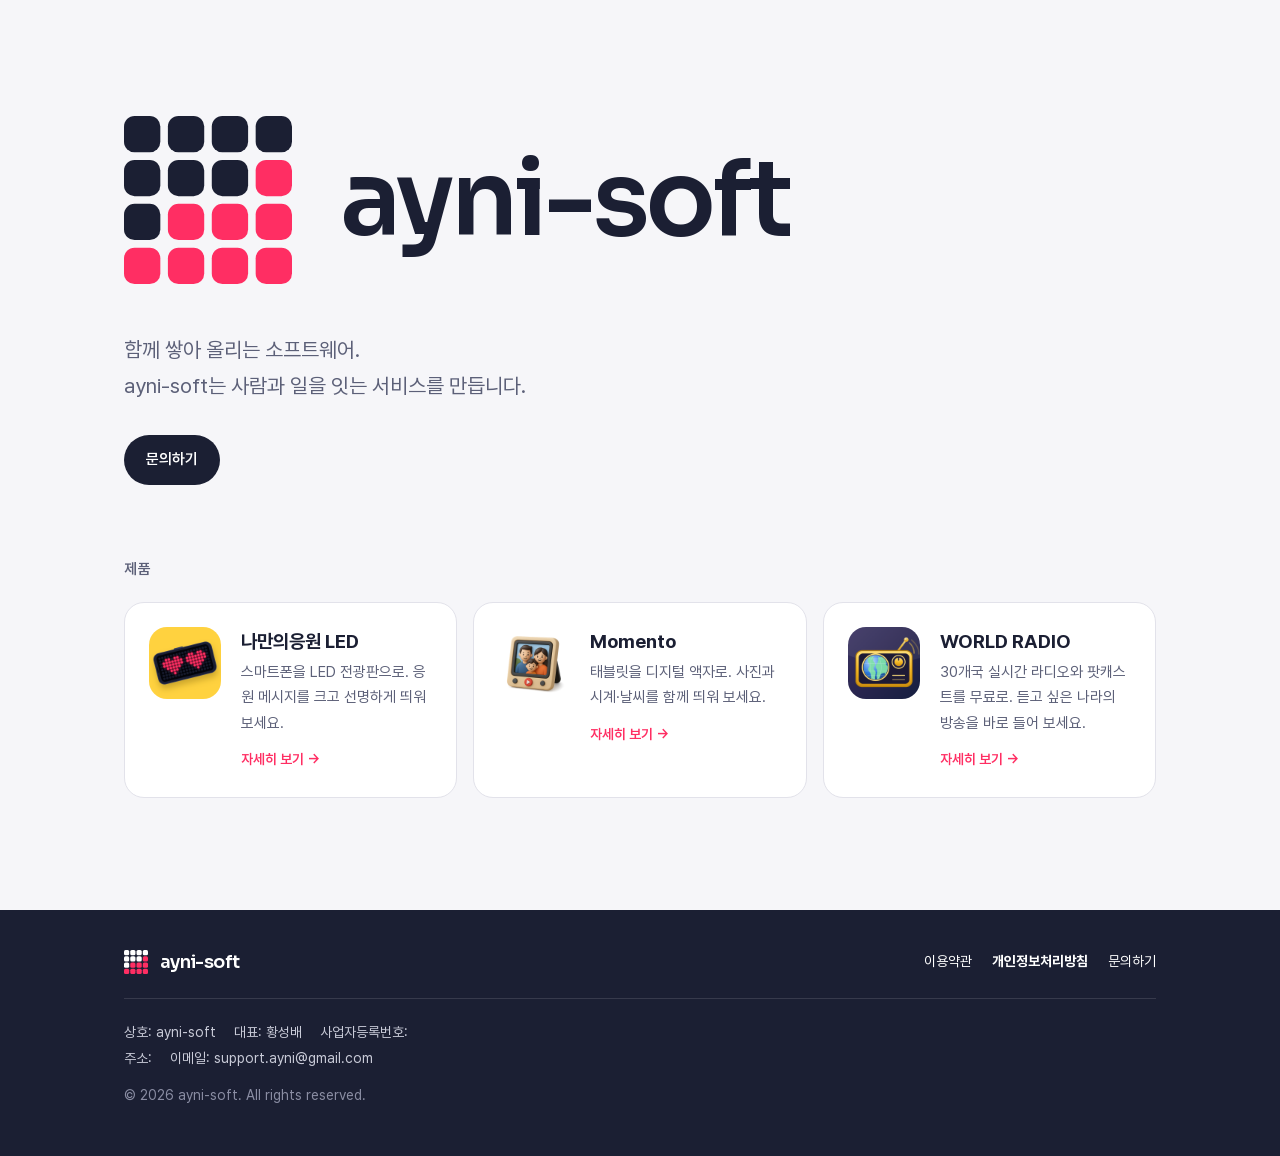
<file: index.html>
<!doctype html>
<html lang="ko">
<head>
<meta charset="utf-8">
<meta name="viewport" content="width=device-width, initial-scale=1">
<title>ayni-soft</title>
<meta name="description" content="ayni-soft 공식 홈페이지">
<link rel="icon" href="/favicon.svg" type="image/svg+xml">
<link rel="preload" href="/assets/fonts/Pretendard-Regular.subset.woff2" as="font" type="font/woff2" crossorigin>
<link rel="stylesheet" href="/assets/style.css">
</head>
<body>
<main>
  <section class="hero">
    <div class="wrap">
      <h1 class="hero-logo">
        <img src="/assets/symbol.svg" alt="">
        <span class="wordmark">ayni-soft</span>
      </h1>
      <p class="lead">함께 쌓아 올리는 소프트웨어.<br>ayni-soft는 사람과 일을 잇는 서비스를 만듭니다.</p>
      <a class="contact" href="mailto:support.ayni@gmail.com">문의하기</a>
    </div>
  </section>
  <section class="products" aria-labelledby="products-title">
    <div class="wrap">
      <h2 id="products-title" class="section-title">제품</h2>
      <ul class="product-list">
        <li>
          <a class="product-card" href="/products/led/">
            <img class="product-icon" src="/assets/products/led-icon.png" alt="" width="72" height="72">
            <div class="product-body">
              <h3>나만의응원 LED</h3>
              <p>스마트폰을 LED 전광판으로. 응원 메시지를 크고 선명하게 띄워 보세요.</p>
              <span class="product-more">자세히 보기 <span aria-hidden="true">→</span></span>
            </div>
          </a>
        </li>
        <li>
          <a class="product-card" href="/products/momento/">
            <img class="product-icon" src="/assets/products/momento-icon.png" alt="" width="72" height="72">
            <div class="product-body">
              <h3>Momento</h3>
              <p>태블릿을 디지털 액자로. 사진과 시계·날씨를 함께 띄워 보세요.</p>
              <span class="product-more">자세히 보기 <span aria-hidden="true">→</span></span>
            </div>
          </a>
        </li>
        <li>
          <a class="product-card" href="/products/worldradio/">
            <img class="product-icon" src="/assets/products/worldradio-icon.png" alt="" width="72" height="72">
            <div class="product-body">
              <h3>WORLD RADIO</h3>
              <p>30개국 실시간 라디오와 팟캐스트를 무료로. 듣고 싶은 나라의 방송을 바로 들어 보세요.</p>
              <span class="product-more">자세히 보기 <span aria-hidden="true">→</span></span>
            </div>
          </a>
        </li>
      </ul>
    </div>
  </section>
</main>
<footer class="site-footer">
  <div class="wrap">
    <div class="footer-top">
      <a class="brand" href="/" aria-label="ayni-soft 홈">
        <img src="/assets/symbol-white.svg" alt="">
        <span class="wordmark">ayni-soft</span>
      </a>
      <ul class="footer-links">
        <li><a href="/terms.html">이용약관</a></li>
        <li><a class="strong" href="/privacy.html">개인정보처리방침</a></li>
        <li><a href="mailto:support.ayni@gmail.com">문의하기</a></li>
      </ul>
    </div>
    <p class="company-info">
      <span>상호: ayni-soft</span>
      <span>대표: 황성배</span>
      <span>사업자등록번호: </span><br>
      <span>주소: </span>
      <span>이메일: support.ayni@gmail.com</span>
    </p>
    <p class="copyright">© 2026 ayni-soft. All rights reserved.</p>
  </div>
</footer>
</body>
</html>
</file>
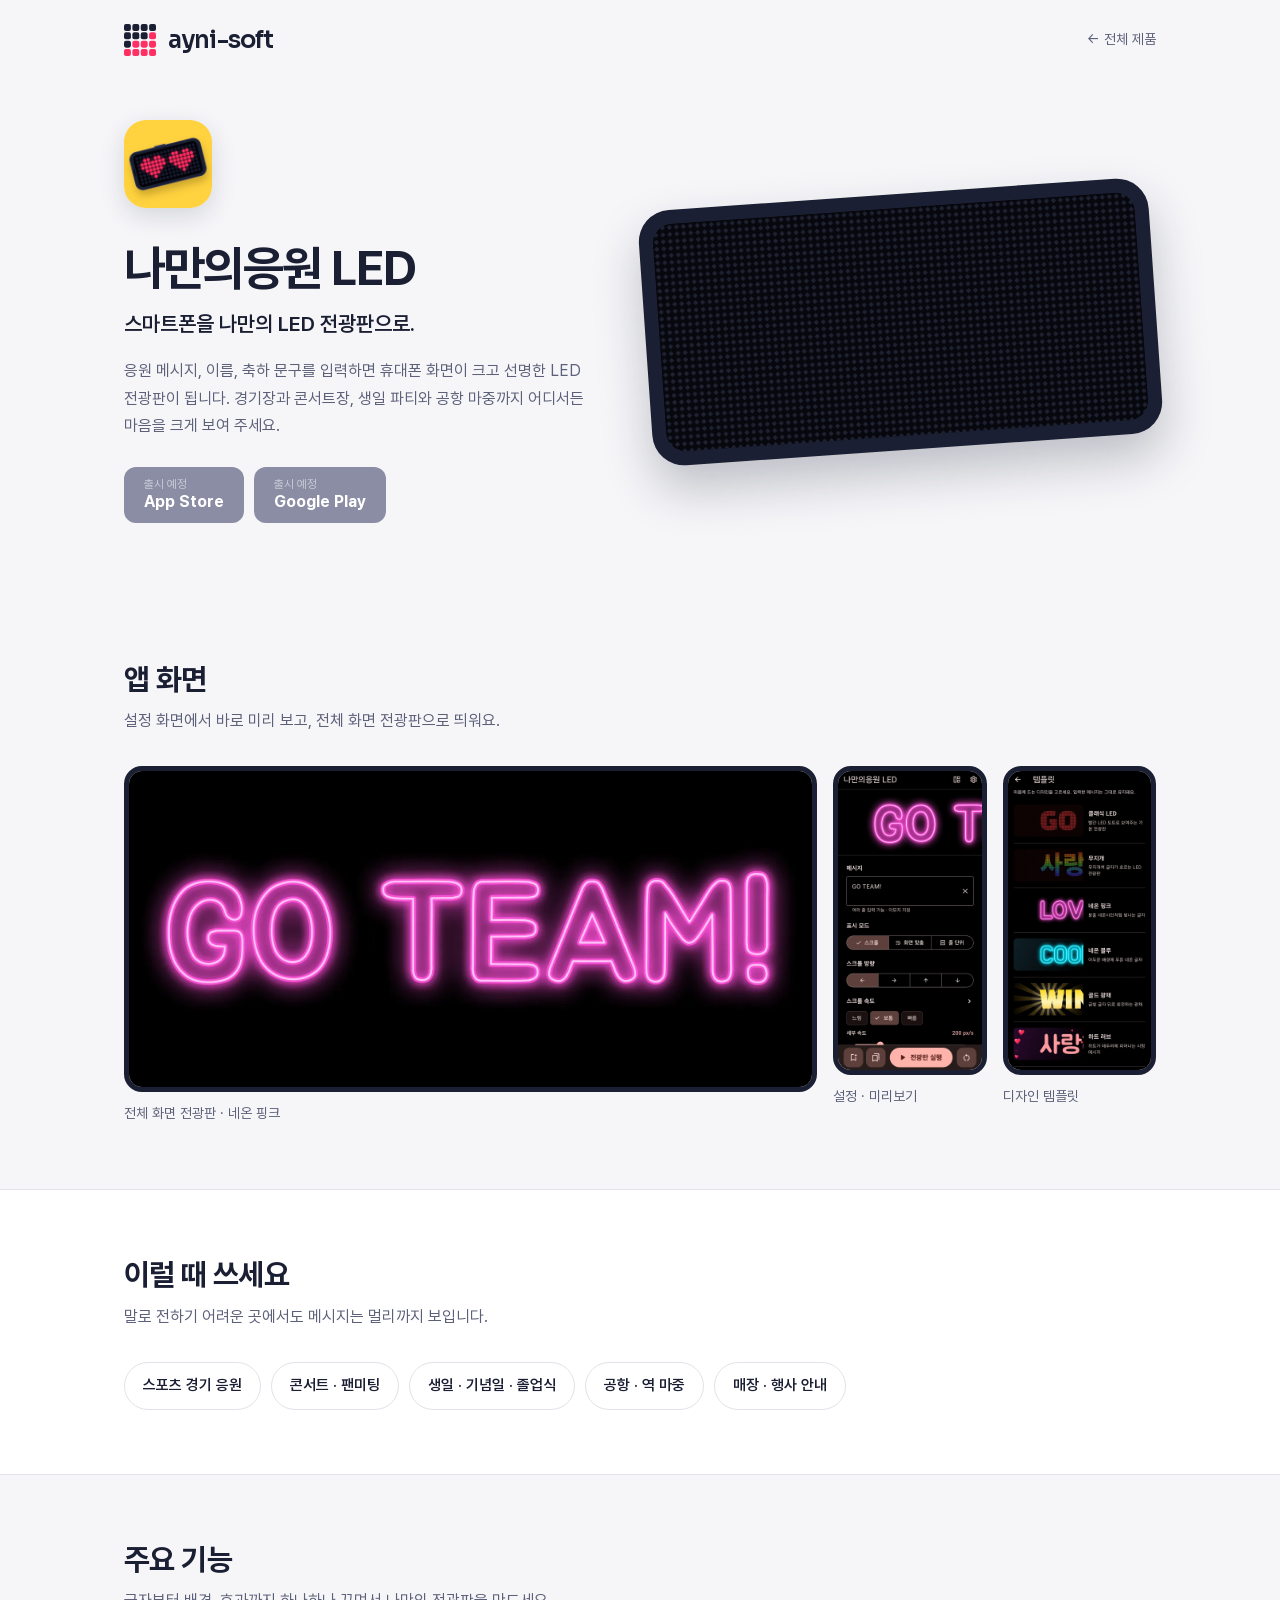
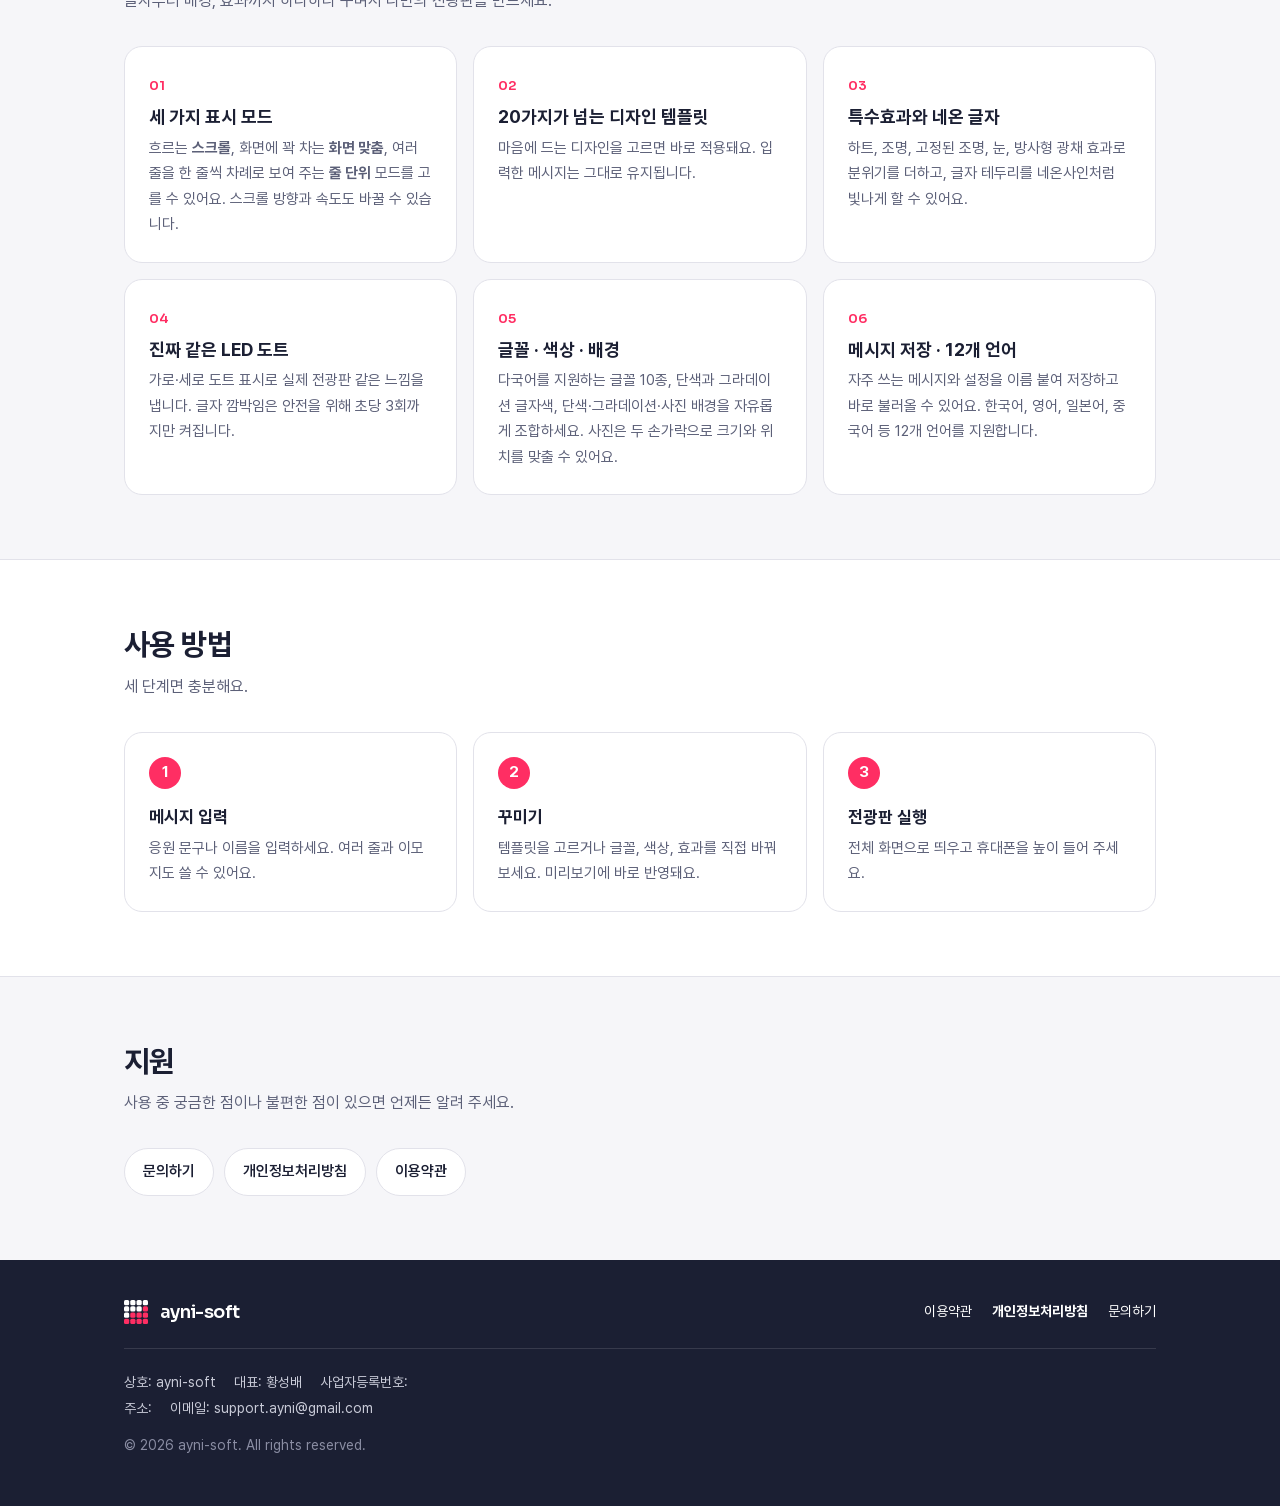
<file: products/led/index.html>
<!doctype html>
<html lang="ko">
<head>
<meta charset="utf-8">
<meta name="viewport" content="width=device-width, initial-scale=1">
<title>나만의응원 LED · ayni-soft</title>
<meta name="description" content="스마트폰을 LED 전광판으로 바꿔 주는 응원 메시지 앱. 스크롤·화면 맞춤·줄 단위 표시, 템플릿, 특수효과, 12개 언어 지원.">
<link rel="icon" href="/favicon.svg" type="image/svg+xml">
<link rel="apple-touch-icon" href="/assets/products/led-icon.png">
<meta property="og:title" content="나만의응원 LED">
<meta property="og:description" content="스마트폰을 나만의 LED 전광판으로.">
<meta property="og:image" content="https://www.ayni-soft.com/assets/products/led-icon.png">
<meta property="og:url" content="https://www.ayni-soft.com/products/led/">
<link rel="preload" href="/assets/fonts/Pretendard-Regular.subset.woff2" as="font" type="font/woff2" crossorigin>
<link rel="stylesheet" href="/assets/style.css">
</head>
<body>
<header class="site-header">
  <div class="wrap">
    <a class="brand" href="/" aria-label="ayni-soft 홈">
      <img src="/assets/symbol.svg" alt="">
      <span class="wordmark">ayni-soft</span>
    </a>
    <a class="back" href="/#products-title">← 전체 제품</a>
  </div>
</header>
<main>
  <section class="p-hero">
    <div class="wrap">
      <div>
        <img class="app-icon" src="/assets/products/led-icon.png" alt="나만의응원 LED 앱 아이콘" width="88" height="88">
        <h1>나만의응원 LED</h1>
        <p class="tagline">스마트폰을 나만의 LED 전광판으로.</p>
        <p class="desc">응원 메시지, 이름, 축하 문구를 입력하면 휴대폰 화면이 크고 선명한 LED 전광판이 됩니다. 경기장과 콘서트장, 생일 파티와 공항 마중까지 어디서든 마음을 크게 보여 주세요.</p>
        <div class="store-buttons">
          <!-- 출시 후 href를 스토어 주소로 바꾸고 aria-disabled를 지운다 -->
          <a class="store-btn" aria-disabled="true"><small>출시 예정</small><strong>App Store</strong></a>
          <a class="store-btn" aria-disabled="true"><small>출시 예정</small><strong>Google Play</strong></a>
        </div>
      </div>
      <div class="led-demo" aria-hidden="true">
        <div class="led-screen">
          <span class="led-text">GO TEAM! 우리가 응원해 ♥</span>
        </div>
      </div>
    </div>
  </section>

  <section class="p-section">
    <div class="wrap">
      <h2>앱 화면</h2>
      <p class="sub">설정 화면에서 바로 미리 보고, 전체 화면 전광판으로 띄워요.</p>
      <div class="shot-grid">
        <figure class="wide"><a href="/assets/products/led-shot-fullscreen.webp"><img src="/assets/products/led-shot-fullscreen.webp" alt="전체 화면 전광판에 분홍 네온 글씨로 GO TEAM!이 표시된 화면" width="1600" height="738" loading="lazy"></a><figcaption>전체 화면 전광판 · 네온 핑크</figcaption></figure>
        <figure><a href="/assets/products/led-shot-settings.webp"><img src="/assets/products/led-shot-settings.webp" alt="메시지, 표시 모드, 스크롤 방향을 설정하고 위쪽에서 미리 보는 설정 화면" width="720" height="1500" loading="lazy"></a><figcaption>설정 · 미리보기</figcaption></figure>
        <figure><a href="/assets/products/led-shot-templates.webp"><img src="/assets/products/led-shot-templates.webp" alt="클래식 LED, 무지개, 네온, 골드 광채, 하트 러브 등 디자인 템플릿 목록" width="720" height="1500" loading="lazy"></a><figcaption>디자인 템플릿</figcaption></figure>
      </div>
    </div>
  </section>

  <section class="p-section alt">
    <div class="wrap">
      <h2>이럴 때 쓰세요</h2>
      <p class="sub">말로 전하기 어려운 곳에서도 메시지는 멀리까지 보입니다.</p>
      <ul class="scenes">
        <li>스포츠 경기 응원</li>
        <li>콘서트 · 팬미팅</li>
        <li>생일 · 기념일 · 졸업식</li>
        <li>공항 · 역 마중</li>
        <li>매장 · 행사 안내</li>
      </ul>
    </div>
  </section>

  <section class="p-section">
    <div class="wrap">
      <h2>주요 기능</h2>
      <p class="sub">글자부터 배경, 효과까지 하나하나 꾸며서 나만의 전광판을 만드세요.</p>
      <div class="features">
        <article class="feature">
          <span class="num">01</span>
          <h3>세 가지 표시 모드</h3>
          <p>흐르는 <b>스크롤</b>, 화면에 꽉 차는 <b>화면 맞춤</b>, 여러 줄을 한 줄씩 차례로 보여 주는 <b>줄 단위</b> 모드를 고를 수 있어요. 스크롤 방향과 속도도 바꿀 수 있습니다.</p>
        </article>
        <article class="feature">
          <span class="num">02</span>
          <h3>20가지가 넘는 디자인 템플릿</h3>
          <p>마음에 드는 디자인을 고르면 바로 적용돼요. 입력한 메시지는 그대로 유지됩니다.</p>
        </article>
        <article class="feature">
          <span class="num">03</span>
          <h3>특수효과와 네온 글자</h3>
          <p>하트, 조명, 고정된 조명, 눈, 방사형 광채 효과로 분위기를 더하고, 글자 테두리를 네온사인처럼 빛나게 할 수 있어요.</p>
        </article>
        <article class="feature">
          <span class="num">04</span>
          <h3>진짜 같은 LED 도트</h3>
          <p>가로·세로 도트 표시로 실제 전광판 같은 느낌을 냅니다. 글자 깜박임은 안전을 위해 초당 3회까지만 켜집니다.</p>
        </article>
        <article class="feature">
          <span class="num">05</span>
          <h3>글꼴 · 색상 · 배경</h3>
          <p>다국어를 지원하는 글꼴 10종, 단색과 그라데이션 글자색, 단색·그라데이션·사진 배경을 자유롭게 조합하세요. 사진은 두 손가락으로 크기와 위치를 맞출 수 있어요.</p>
        </article>
        <article class="feature">
          <span class="num">06</span>
          <h3>메시지 저장 · 12개 언어</h3>
          <p>자주 쓰는 메시지와 설정을 이름 붙여 저장하고 바로 불러올 수 있어요. 한국어, 영어, 일본어, 중국어 등 12개 언어를 지원합니다.</p>
        </article>
      </div>
    </div>
  </section>

  <section class="p-section alt">
    <div class="wrap">
      <h2>사용 방법</h2>
      <p class="sub">세 단계면 충분해요.</p>
      <ol class="steps">
        <li>
          <h3>메시지 입력</h3>
          <p>응원 문구나 이름을 입력하세요. 여러 줄과 이모지도 쓸 수 있어요.</p>
        </li>
        <li>
          <h3>꾸미기</h3>
          <p>템플릿을 고르거나 글꼴, 색상, 효과를 직접 바꿔 보세요. 미리보기에 바로 반영돼요.</p>
        </li>
        <li>
          <h3>전광판 실행</h3>
          <p>전체 화면으로 띄우고 휴대폰을 높이 들어 주세요.</p>
        </li>
      </ol>
    </div>
  </section>

  <section class="p-section">
    <div class="wrap">
      <h2>지원</h2>
      <p class="sub">사용 중 궁금한 점이나 불편한 점이 있으면 언제든 알려 주세요.</p>
      <div class="support-links">
        <a href="mailto:support.ayni@gmail.com">문의하기</a>
        <a href="/privacy.html">개인정보처리방침</a>
        <a href="/terms.html">이용약관</a>
      </div>
    </div>
  </section>
</main>
<footer class="site-footer">
  <div class="wrap">
    <div class="footer-top">
      <a class="brand" href="/" aria-label="ayni-soft 홈">
        <img src="/assets/symbol-white.svg" alt="">
        <span class="wordmark">ayni-soft</span>
      </a>
      <ul class="footer-links">
        <li><a href="/terms.html">이용약관</a></li>
        <li><a class="strong" href="/privacy.html">개인정보처리방침</a></li>
        <li><a href="mailto:support.ayni@gmail.com">문의하기</a></li>
      </ul>
    </div>
    <p class="company-info">
      <span>상호: ayni-soft</span>
      <span>대표: 황성배</span>
      <span>사업자등록번호: </span><br>
      <span>주소: </span>
      <span>이메일: support.ayni@gmail.com</span>
    </p>
    <p class="copyright">© 2026 ayni-soft. All rights reserved.</p>
  </div>
</footer>
</body>
</html>
</file>
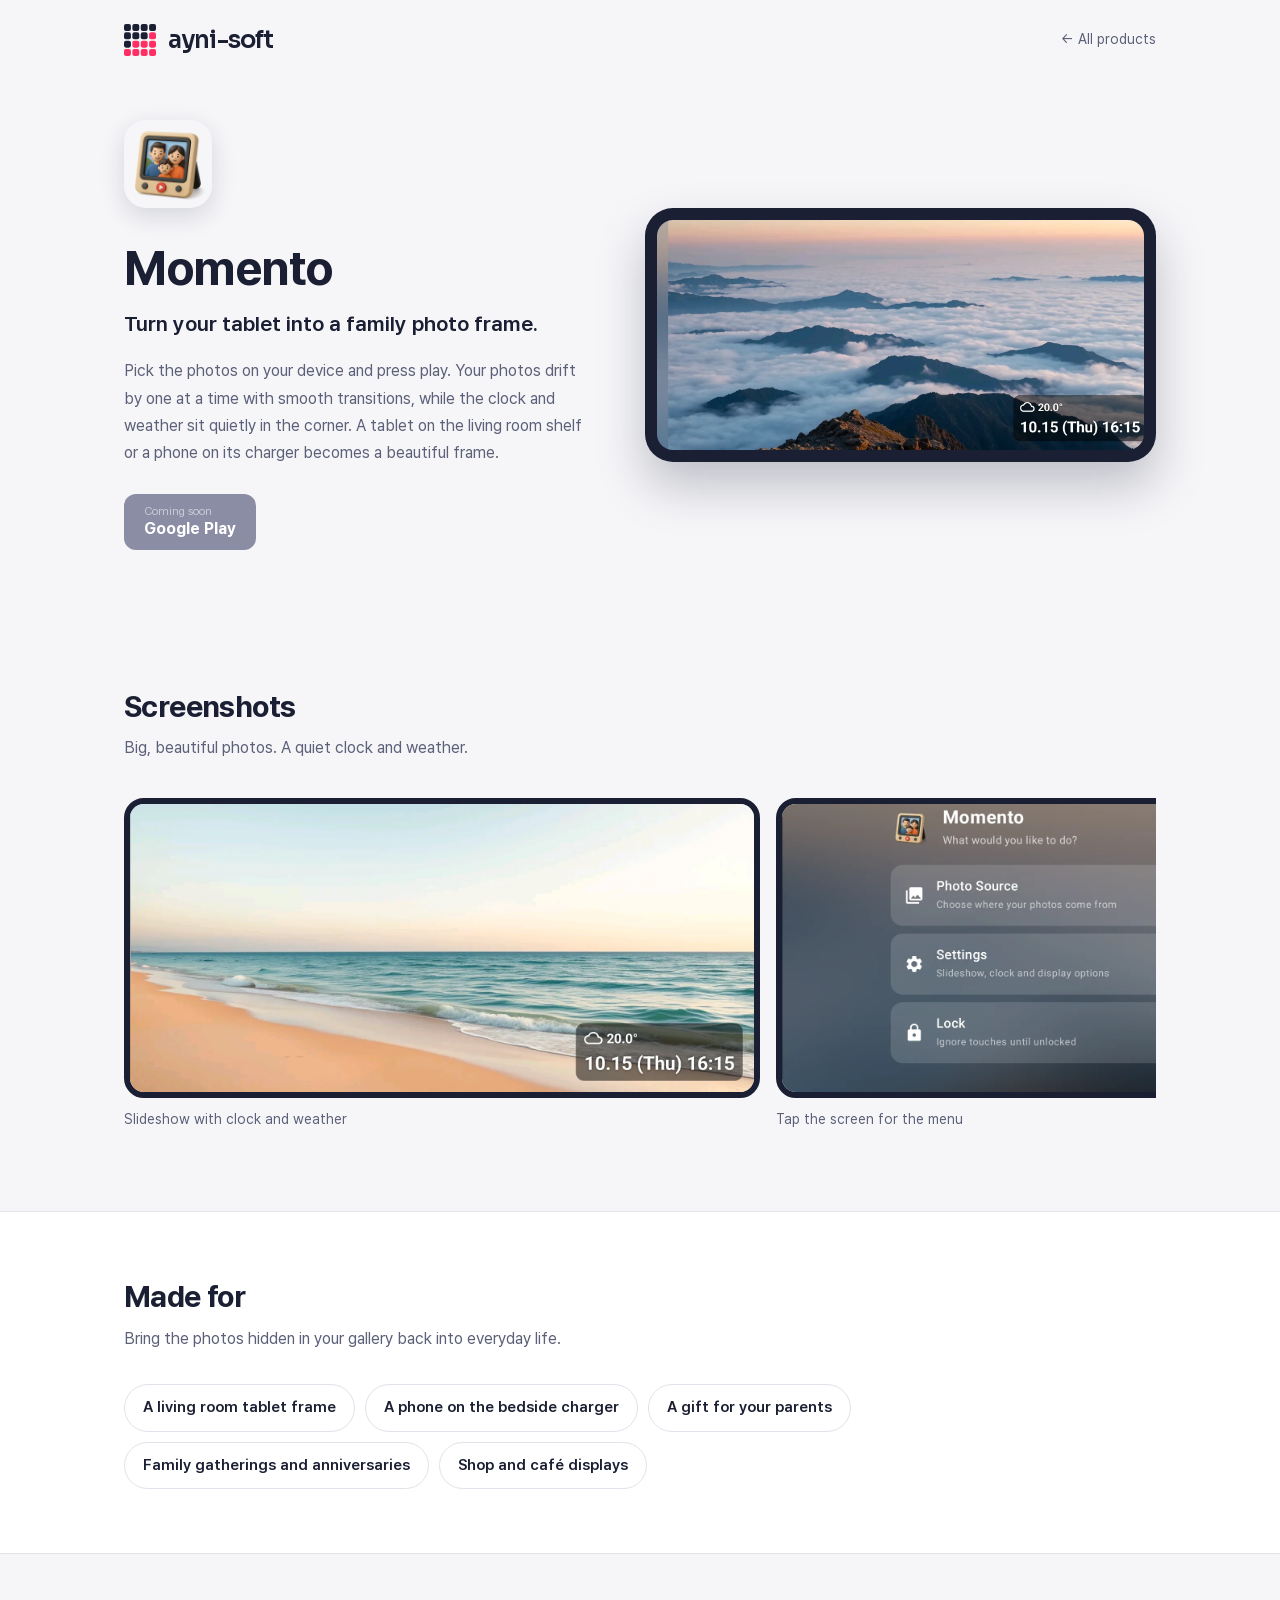
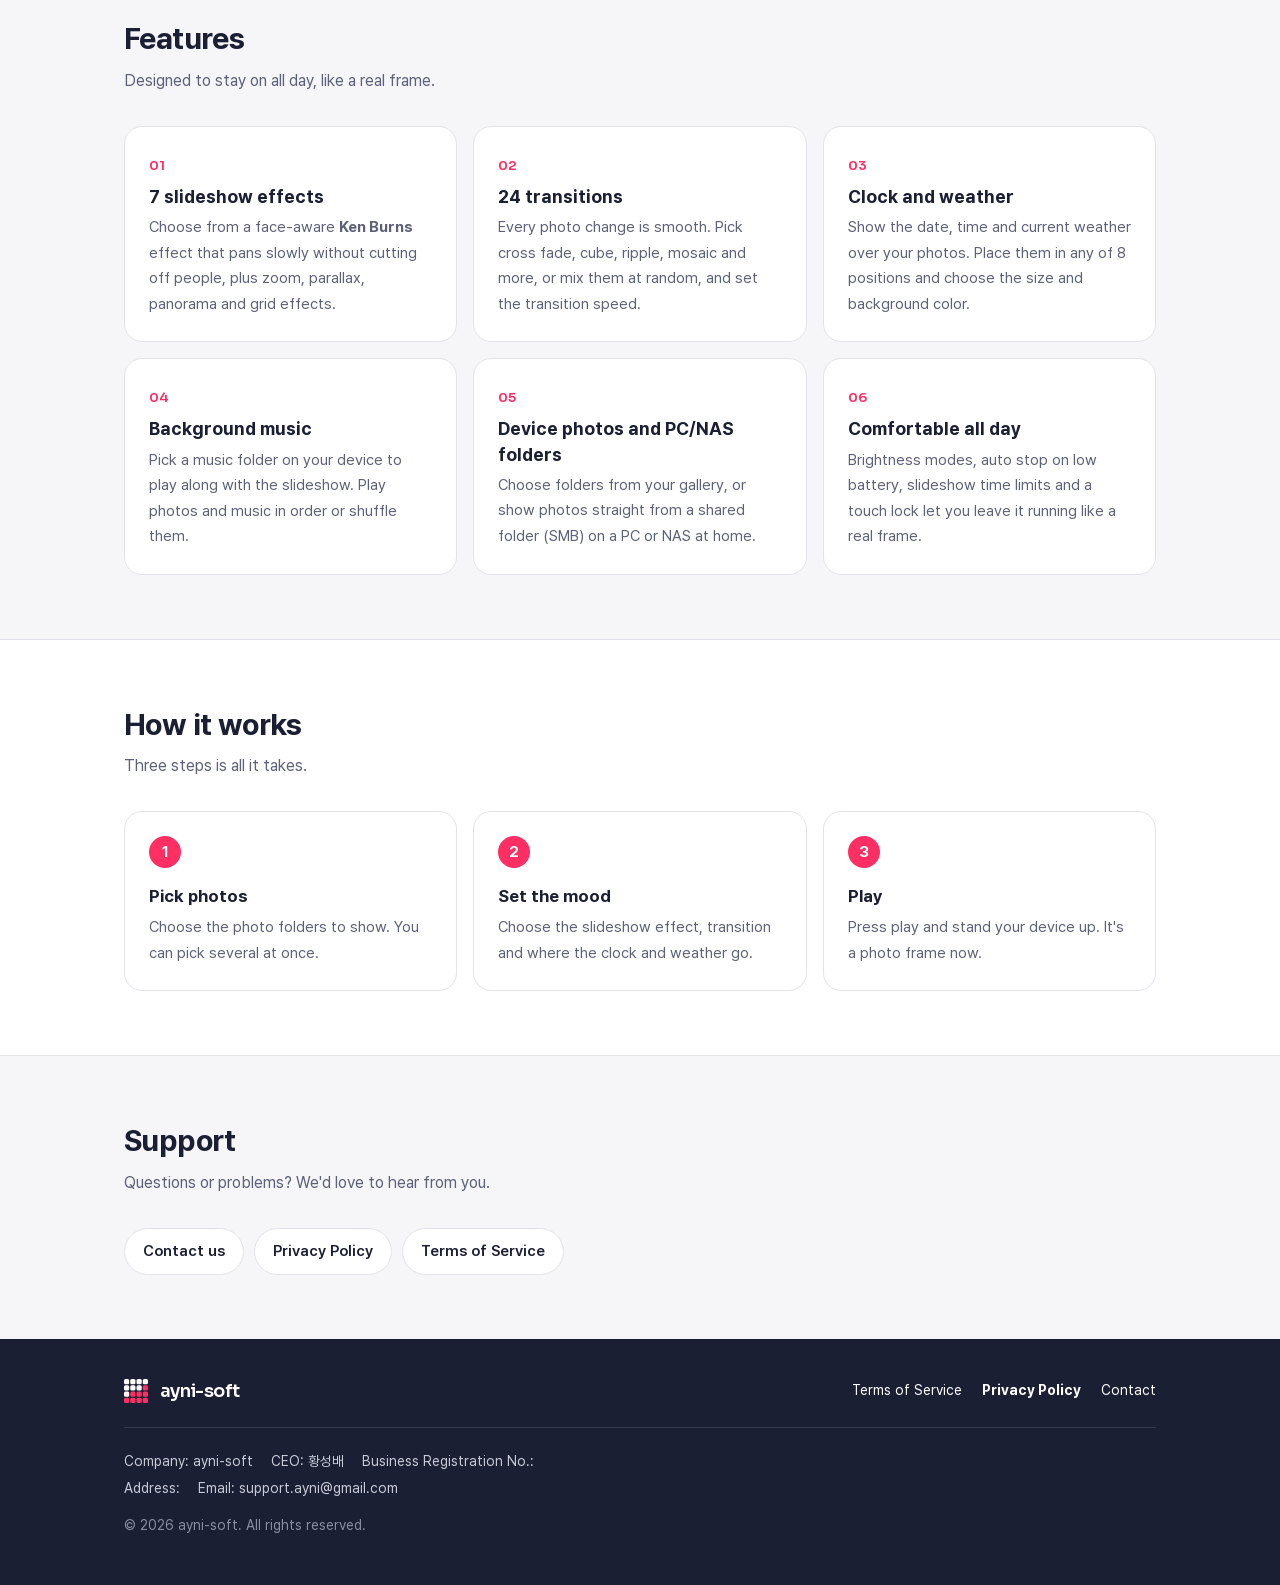
<file: products/momento/index.html>
<!doctype html>
<html lang="en">
<head>
<meta charset="utf-8">
<meta name="viewport" content="width=device-width, initial-scale=1">
<title>Momento · ayni-soft</title>
<meta name="description" content="Turn your tablet or phone into a digital photo frame. Face-aware Ken Burns effect, 24 transitions, clock and weather, and background music.">
<link rel="icon" href="/favicon.svg" type="image/svg+xml">
<link rel="apple-touch-icon" href="/assets/products/momento-icon.png">
<meta property="og:title" content="Momento">
<meta property="og:description" content="Turn your tablet into a family photo frame.">
<meta property="og:image" content="https://www.ayni-soft.com/assets/products/momento-shot-cloud.webp">
<meta property="og:url" content="https://www.ayni-soft.com/products/momento/">
<link rel="stylesheet" href="/assets/style.css">
</head>
<body>
<header class="site-header">
  <div class="wrap">
    <a class="brand" href="/" aria-label="ayni-soft home">
      <img src="/assets/symbol.svg" alt="">
      <span class="wordmark">ayni-soft</span>
    </a>
    <a class="back" href="/#products-title">← All products</a>
  </div>
</header>
<main>
  <section class="p-hero">
    <div class="wrap">
      <div>
        <img class="app-icon" src="/assets/products/momento-icon.png" alt="Momento app icon" width="88" height="88">
        <h1>Momento</h1>
        <p class="tagline">Turn your tablet into a family photo frame.</p>
        <p class="desc">Pick the photos on your device and press play. Your photos drift by one at a time with smooth transitions, while the clock and weather sit quietly in the corner. A tablet on the living room shelf or a phone on its charger becomes a beautiful frame.</p>
        <div class="store-buttons">
          <!-- After release, set href to the store URL and remove aria-disabled -->
          <a class="store-btn" aria-disabled="true"><small>Coming soon</small><strong>Google Play</strong></a>
        </div>
      </div>
      <figure class="device-shot">
        <img src="/assets/products/momento-shot-cloud.webp" alt="Slideshow showing a sea of clouds, with the weather, date and time in the bottom right corner" width="1600" height="756">
      </figure>
    </div>
  </section>

  <section class="p-section">
    <div class="wrap">
      <h2>Screenshots</h2>
      <p class="sub">Big, beautiful photos. A quiet clock and weather.</p>
      <ul class="shots landscape">
        <li><figure><img src="/assets/products/momento-shot-beach.webp" alt="Beach photo slideshow with the clock and weather in the bottom right corner" width="1600" height="738" loading="lazy"><figcaption>Slideshow with clock and weather</figcaption></figure></li>
        <li><figure><img src="/assets/products/momento-shot-menu.webp" alt="Menu over a blurred slideshow with Photo Source, Settings and Lock" width="1600" height="715" loading="lazy"><figcaption>Tap the screen for the menu</figcaption></figure></li>
        <li><figure><img src="/assets/products/momento-shot-settings.webp" alt="Settings screen with slideshow effect, transition effect, photo order and background blur" width="1600" height="730" loading="lazy"><figcaption>Settings</figcaption></figure></li>
        <li><figure><img src="/assets/products/momento-shot-transition.webp" alt="Transition effect screen with a preview and transition speed slider" width="1600" height="730" loading="lazy"><figcaption>Transition effects</figcaption></figure></li>
        <li><figure><img src="/assets/products/momento-shot-sunset.webp" alt="Sunset photo slideshow" width="1600" height="811" loading="lazy"><figcaption>Slideshow · sunset</figcaption></figure></li>
      </ul>
    </div>
  </section>

  <section class="p-section alt">
    <div class="wrap">
      <h2>Made for</h2>
      <p class="sub">Bring the photos hidden in your gallery back into everyday life.</p>
      <ul class="scenes">
        <li>A living room tablet frame</li>
        <li>A phone on the bedside charger</li>
        <li>A gift for your parents</li>
        <li>Family gatherings and anniversaries</li>
        <li>Shop and café displays</li>
      </ul>
    </div>
  </section>

  <section class="p-section">
    <div class="wrap">
      <h2>Features</h2>
      <p class="sub">Designed to stay on all day, like a real frame.</p>
      <div class="features">
        <article class="feature">
          <span class="num">01</span>
          <h3>7 slideshow effects</h3>
          <p>Choose from a face-aware <b>Ken Burns</b> effect that pans slowly without cutting off people, plus zoom, parallax, panorama and grid effects.</p>
        </article>
        <article class="feature">
          <span class="num">02</span>
          <h3>24 transitions</h3>
          <p>Every photo change is smooth. Pick cross fade, cube, ripple, mosaic and more, or mix them at random, and set the transition speed.</p>
        </article>
        <article class="feature">
          <span class="num">03</span>
          <h3>Clock and weather</h3>
          <p>Show the date, time and current weather over your photos. Place them in any of 8 positions and choose the size and background color.</p>
        </article>
        <article class="feature">
          <span class="num">04</span>
          <h3>Background music</h3>
          <p>Pick a music folder on your device to play along with the slideshow. Play photos and music in order or shuffle them.</p>
        </article>
        <article class="feature">
          <span class="num">05</span>
          <h3>Device photos and PC/NAS folders</h3>
          <p>Choose folders from your gallery, or show photos straight from a shared folder (SMB) on a PC or NAS at home.</p>
        </article>
        <article class="feature">
          <span class="num">06</span>
          <h3>Comfortable all day</h3>
          <p>Brightness modes, auto stop on low battery, slideshow time limits and a touch lock let you leave it running like a real frame.</p>
        </article>
      </div>
    </div>
  </section>

  <section class="p-section alt">
    <div class="wrap">
      <h2>How it works</h2>
      <p class="sub">Three steps is all it takes.</p>
      <ol class="steps">
        <li>
          <h3>Pick photos</h3>
          <p>Choose the photo folders to show. You can pick several at once.</p>
        </li>
        <li>
          <h3>Set the mood</h3>
          <p>Choose the slideshow effect, transition and where the clock and weather go.</p>
        </li>
        <li>
          <h3>Play</h3>
          <p>Press play and stand your device up. It's a photo frame now.</p>
        </li>
      </ol>
    </div>
  </section>

  <section class="p-section">
    <div class="wrap">
      <h2>Support</h2>
      <p class="sub">Questions or problems? We'd love to hear from you.</p>
      <div class="support-links">
        <a href="mailto:support.ayni@gmail.com">Contact us</a>
        <a href="/en/privacy.html">Privacy Policy</a>
        <a href="/en/terms.html">Terms of Service</a>
      </div>
    </div>
  </section>
</main>
<footer class="site-footer">
  <div class="wrap">
    <div class="footer-top">
      <a class="brand" href="/" aria-label="ayni-soft home">
        <img src="/assets/symbol-white.svg" alt="">
        <span class="wordmark">ayni-soft</span>
      </a>
      <ul class="footer-links">
        <li><a href="/en/terms.html">Terms of Service</a></li>
        <li><a class="strong" href="/en/privacy.html">Privacy Policy</a></li>
        <li><a href="mailto:support.ayni@gmail.com">Contact</a></li>
      </ul>
    </div>
    <p class="company-info">
      <span>Company: ayni-soft</span>
      <span>CEO: 황성배</span>
      <span>Business Registration No.: </span><br>
      <span>Address: </span>
      <span>Email: support.ayni@gmail.com</span>
    </p>
    <p class="copyright">© 2026 ayni-soft. All rights reserved.</p>
  </div>
</footer>
</body>
</html>
</file>
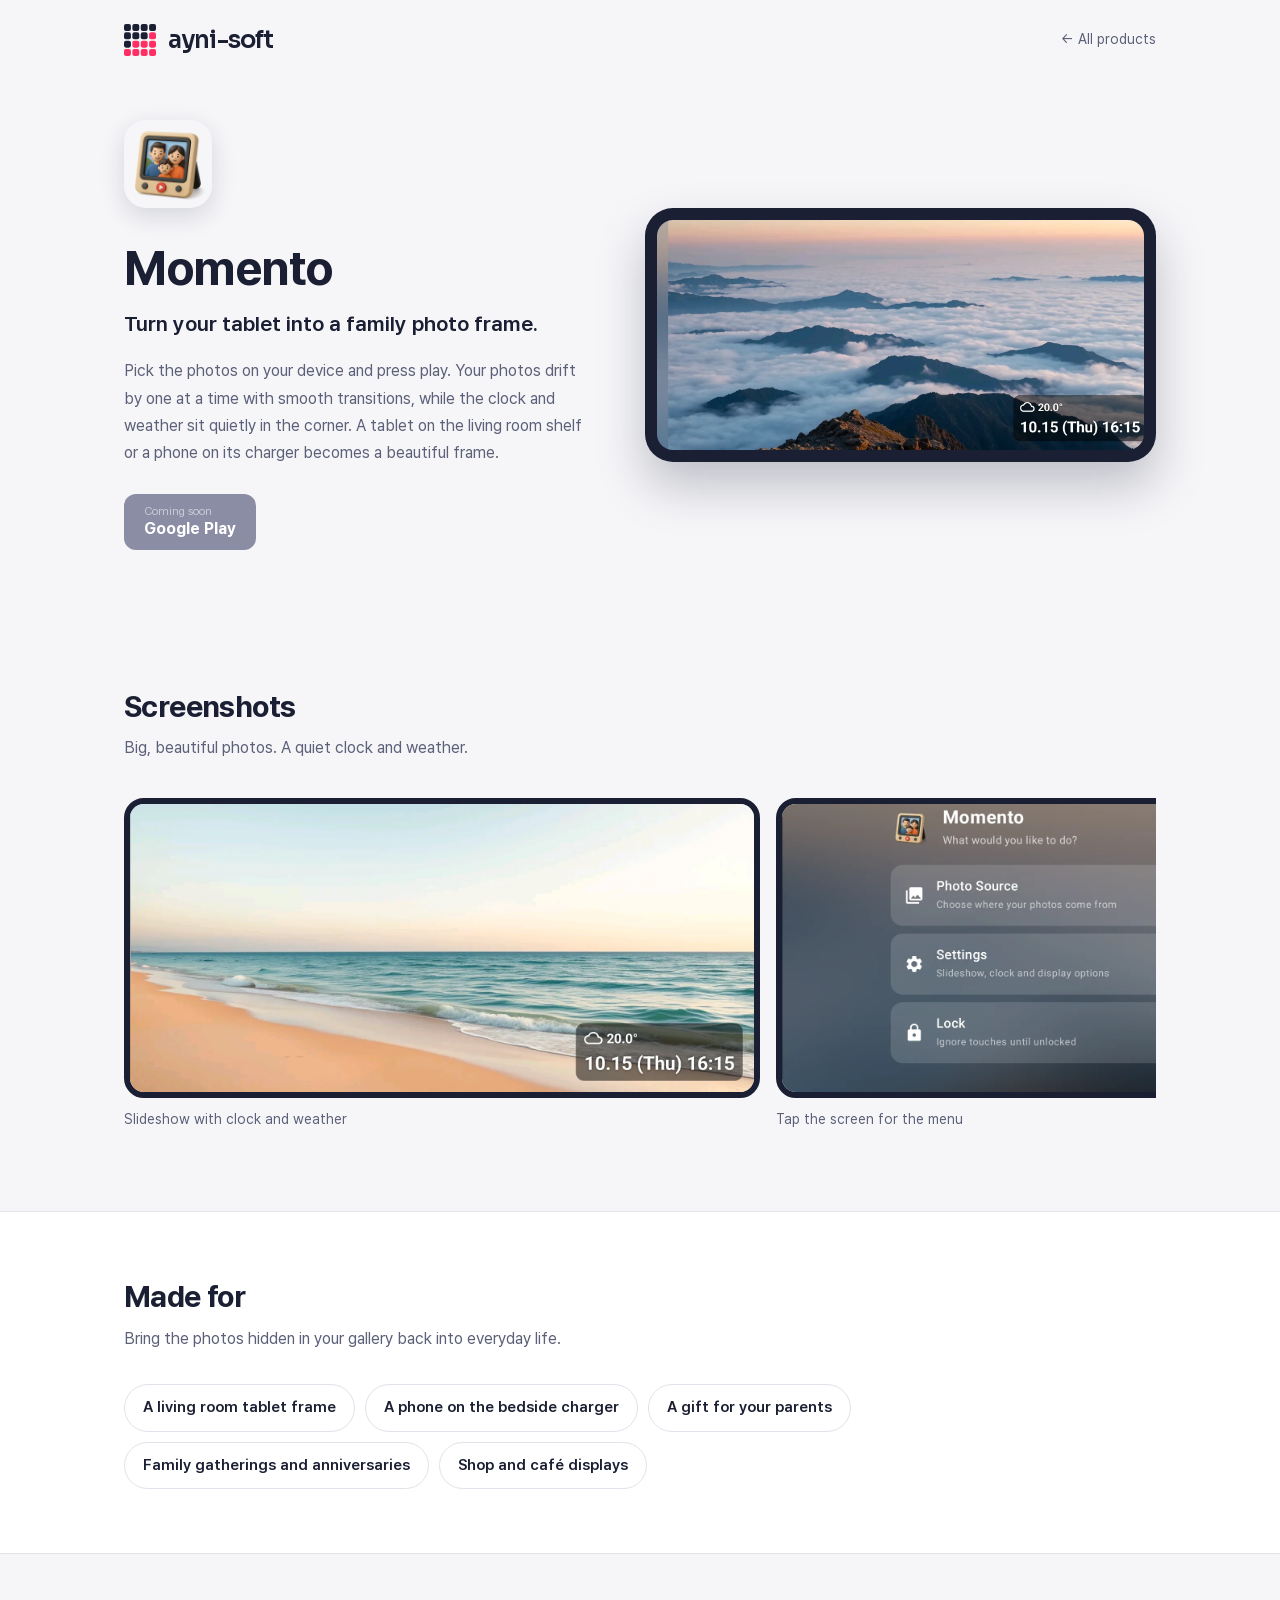
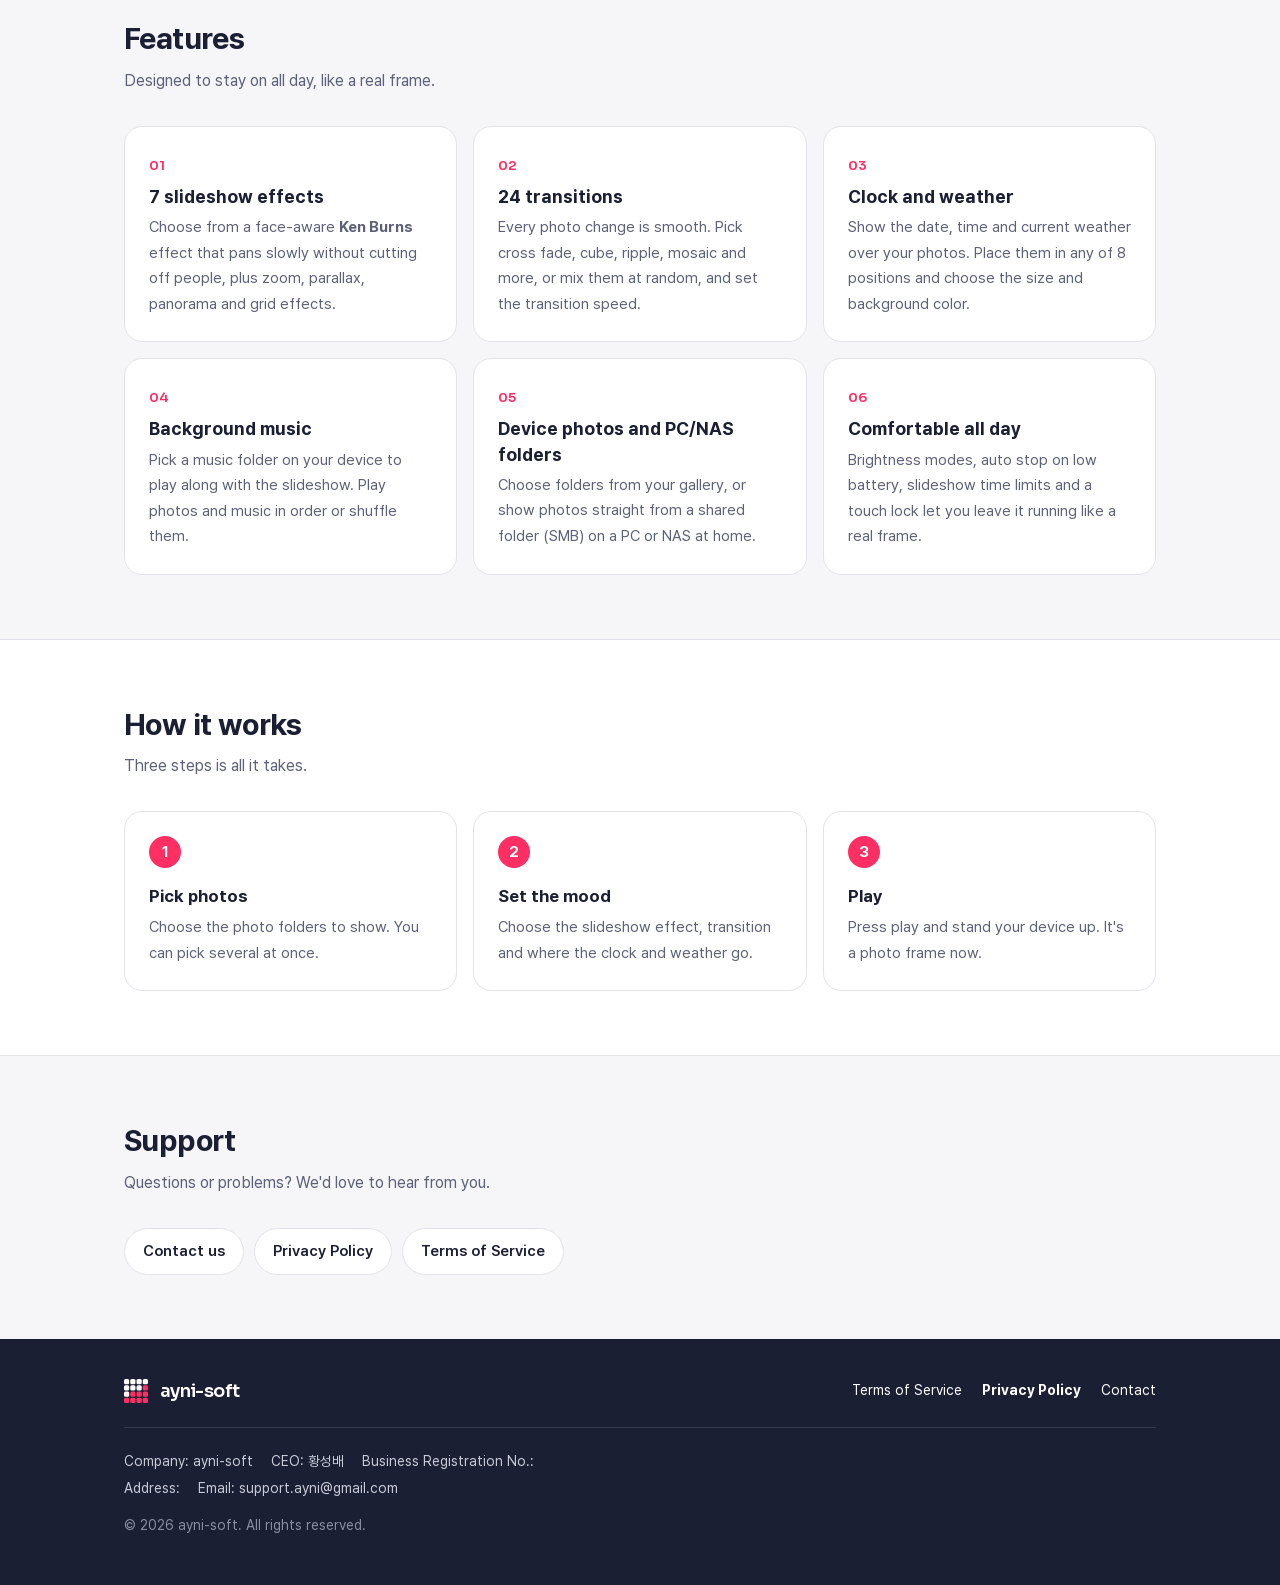
<file: products/moments/index.html>
<!doctype html>
<html lang="en">
<head>
<meta charset="utf-8">
<title>Momento · ayni-soft</title>
<link rel="canonical" href="https://www.ayni-soft.com/products/momento/">
<meta http-equiv="refresh" content="0; url=/products/momento/">
</head>
<body>
<p>Moments is now Momento. <a href="/products/momento/">Go to the Momento page</a>.</p>
</body>
</html>
</file>
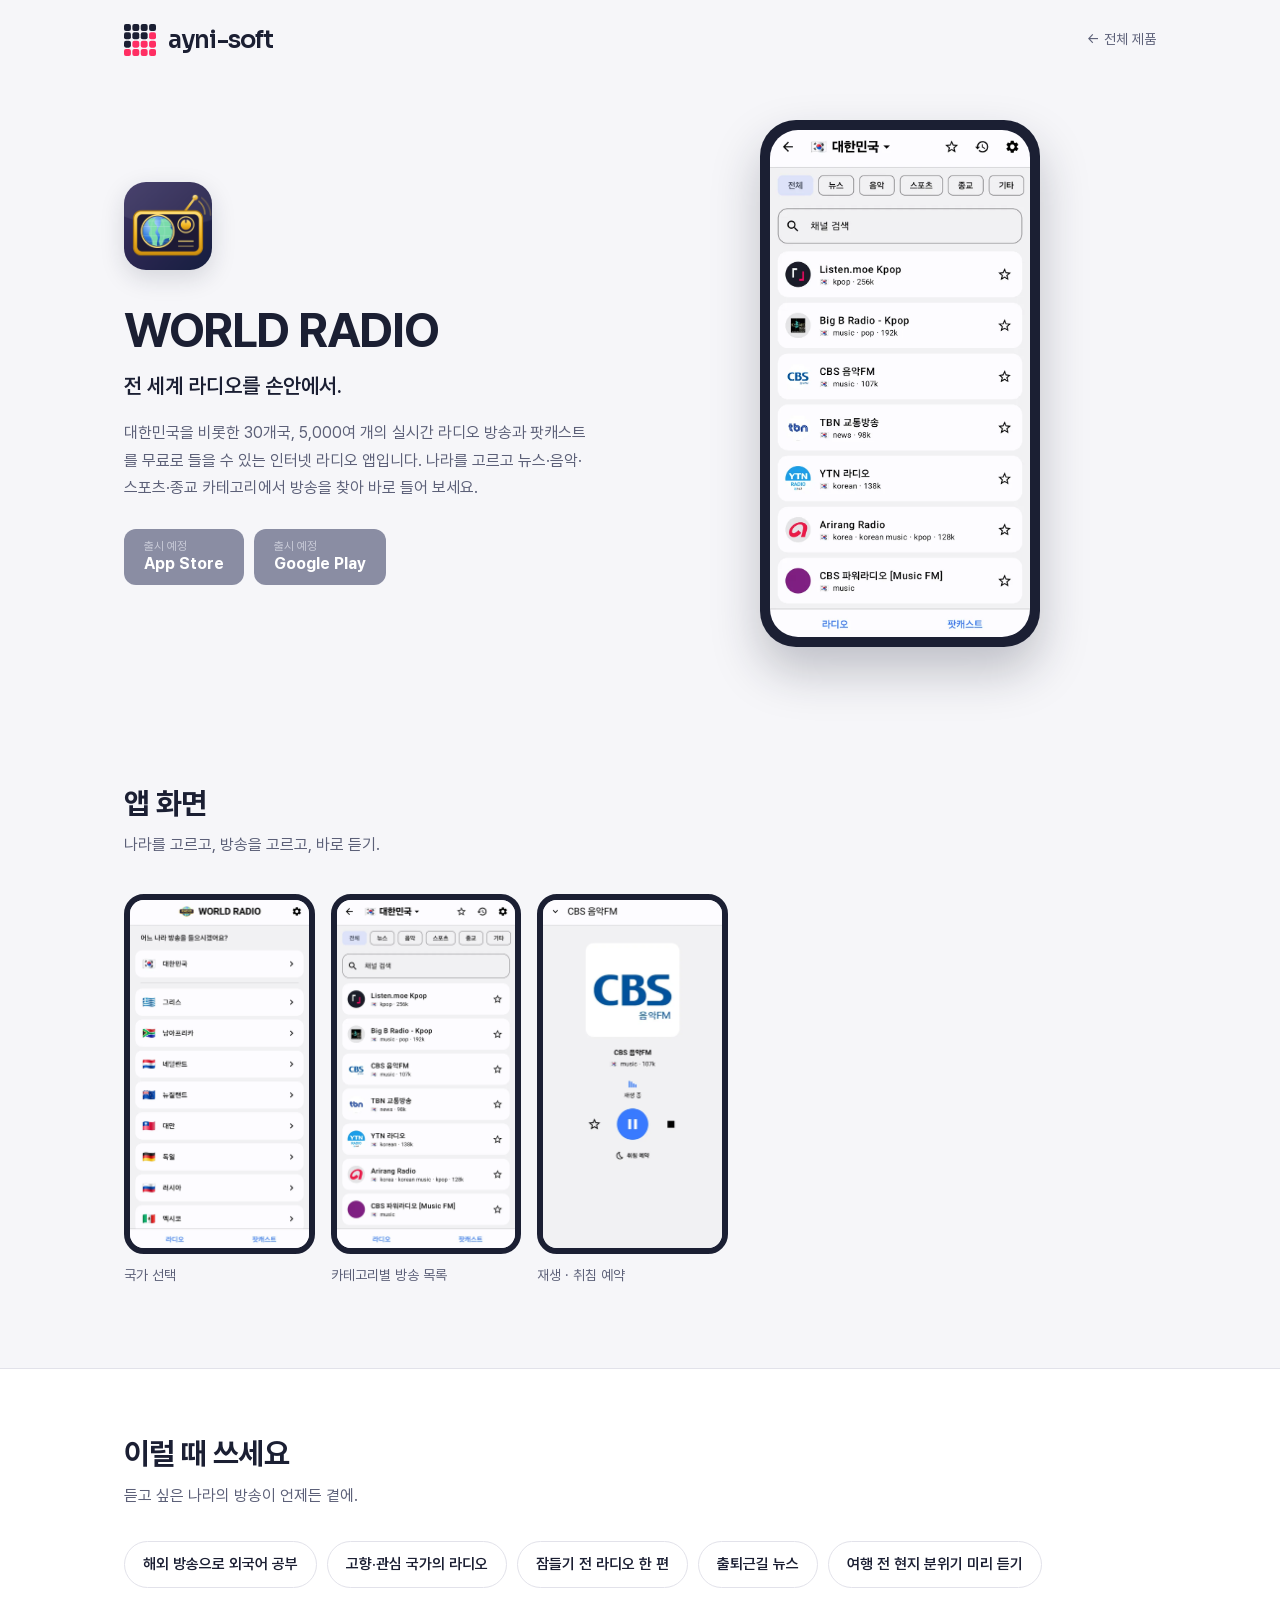
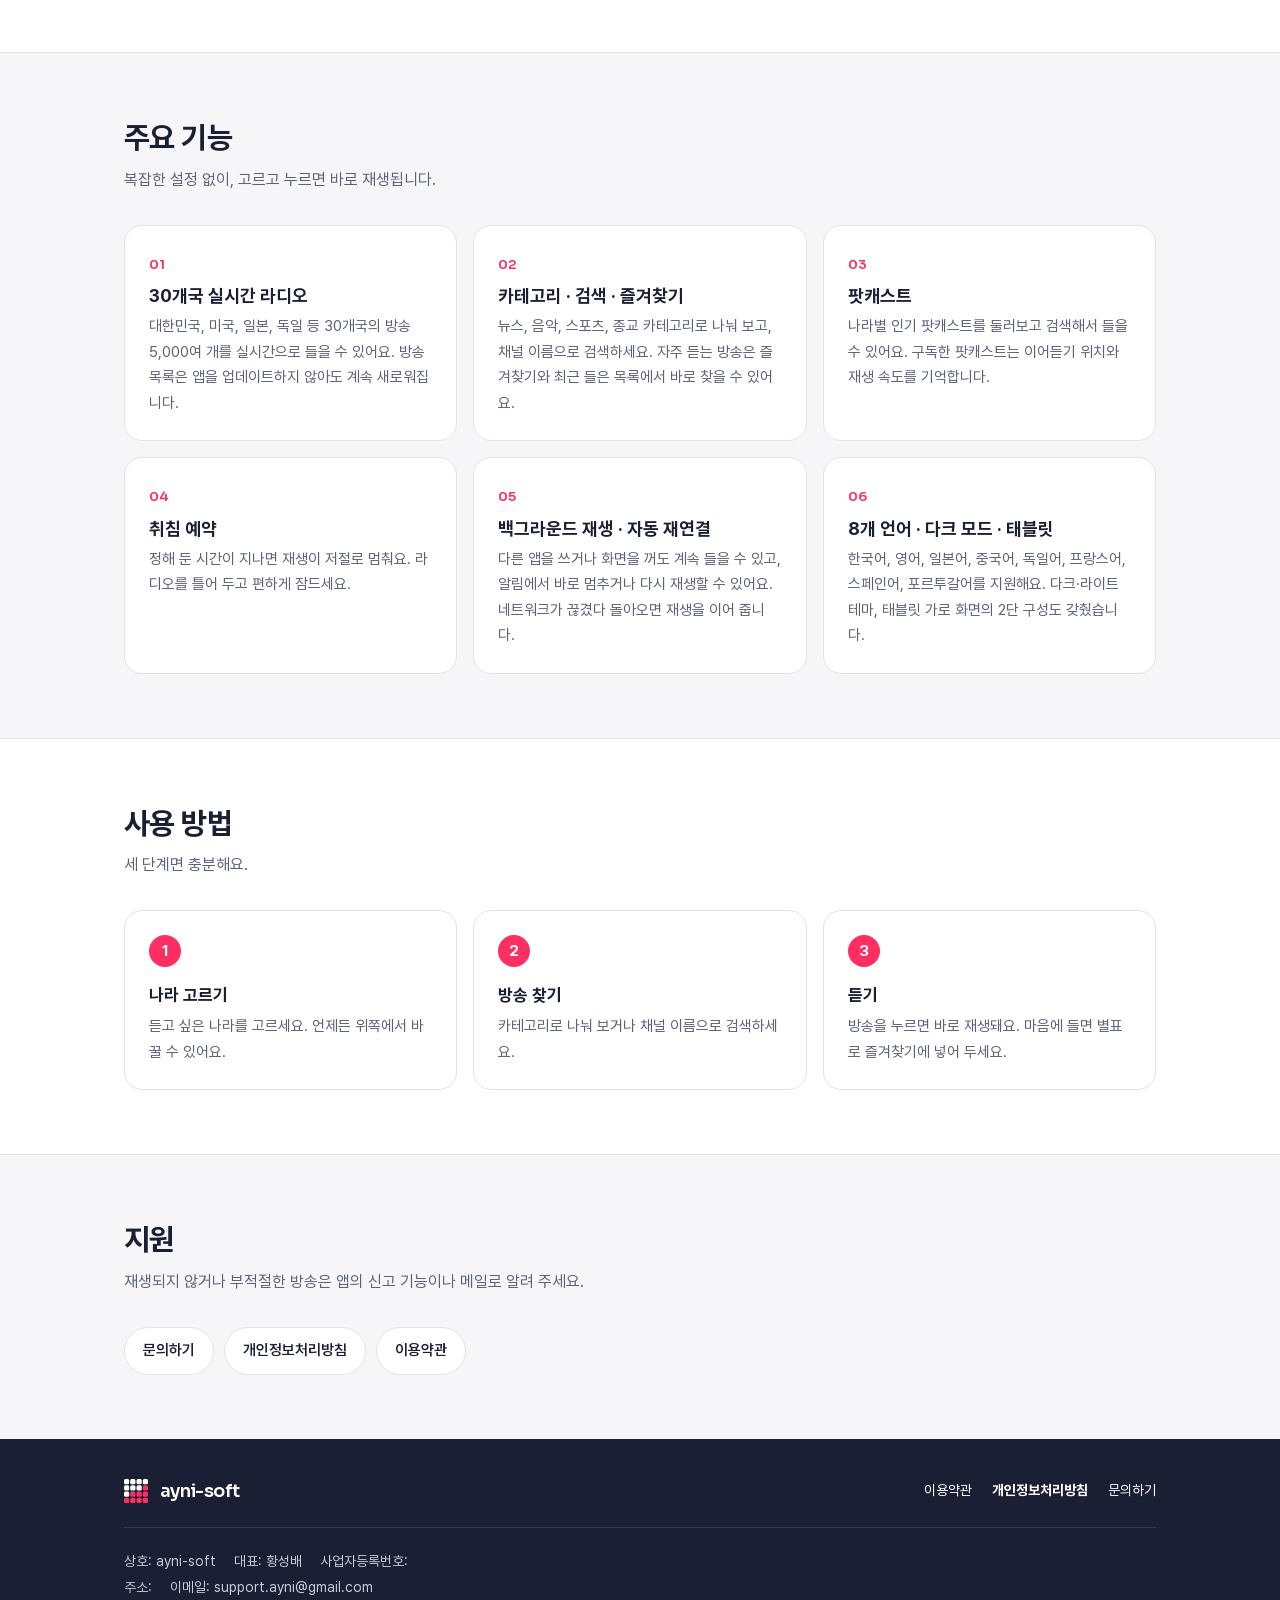
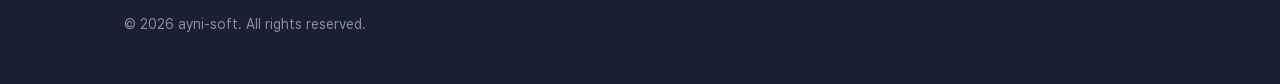
<file: products/worldradio/index.html>
<!doctype html>
<html lang="ko">
<head>
<meta charset="utf-8">
<meta name="viewport" content="width=device-width, initial-scale=1">
<title>WORLD RADIO · ayni-soft</title>
<meta name="description" content="30개국 실시간 라디오와 팟캐스트를 무료로. 국가·카테고리별 탐색, 즐겨찾기, 취침 예약, 백그라운드 재생, 8개 언어 지원.">
<link rel="icon" href="/favicon.svg" type="image/svg+xml">
<link rel="apple-touch-icon" href="/assets/products/worldradio-icon.png">
<meta property="og:title" content="WORLD RADIO">
<meta property="og:description" content="전 세계 라디오를 손안에서.">
<meta property="og:image" content="https://www.ayni-soft.com/assets/products/worldradio-icon.png">
<meta property="og:url" content="https://www.ayni-soft.com/products/worldradio/">
<link rel="preload" href="/assets/fonts/Pretendard-Regular.subset.woff2" as="font" type="font/woff2" crossorigin>
<link rel="stylesheet" href="/assets/style.css">
</head>
<body>
<header class="site-header">
  <div class="wrap">
    <a class="brand" href="/" aria-label="ayni-soft 홈">
      <img src="/assets/symbol.svg" alt="">
      <span class="wordmark">ayni-soft</span>
    </a>
    <a class="back" href="/#products-title">← 전체 제품</a>
  </div>
</header>
<main>
  <section class="p-hero">
    <div class="wrap">
      <div>
        <img class="app-icon" src="/assets/products/worldradio-icon.png" alt="WORLD RADIO 앱 아이콘" width="88" height="88">
        <h1>WORLD RADIO</h1>
        <p class="tagline">전 세계 라디오를 손안에서.</p>
        <p class="desc">대한민국을 비롯한 30개국, 5,000여 개의 실시간 라디오 방송과 팟캐스트를 무료로 들을 수 있는 인터넷 라디오 앱입니다. 나라를 고르고 뉴스·음악·스포츠·종교 카테고리에서 방송을 찾아 바로 들어 보세요.</p>
        <div class="store-buttons">
          <!-- 출시 후 href를 스토어 주소로 바꾸고 aria-disabled를 지운다 -->
          <a class="store-btn" aria-disabled="true"><small>출시 예정</small><strong>App Store</strong></a>
          <a class="store-btn" aria-disabled="true"><small>출시 예정</small><strong>Google Play</strong></a>
        </div>
      </div>
      <figure class="phone-shot">
        <img src="/assets/products/worldradio-shot-stations.webp" alt="대한민국 라디오 방송 목록. 카테고리 버튼과 채널 검색, 방송국 로고와 즐겨찾기 별표가 보인다" width="720" height="1403">
      </figure>
    </div>
  </section>

  <section class="p-section">
    <div class="wrap">
      <h2>앱 화면</h2>
      <p class="sub">나라를 고르고, 방송을 고르고, 바로 듣기.</p>
      <ul class="shots">
        <li><figure><img src="/assets/products/worldradio-shot-countries.webp" alt="어느 나라 방송을 들을지 고르는 국가 목록 화면" width="720" height="1403" loading="lazy"><figcaption>국가 선택</figcaption></figure></li>
        <li><figure><img src="/assets/products/worldradio-shot-stations.webp" alt="대한민국 방송 목록. 전체·뉴스·음악·스포츠·종교·기타 카테고리와 채널 검색" width="720" height="1403" loading="lazy"><figcaption>카테고리별 방송 목록</figcaption></figure></li>
        <li><figure><img src="/assets/products/worldradio-shot-player.webp" alt="방송 재생 화면과 취침 예약 버튼" width="720" height="1403" loading="lazy"><figcaption>재생 · 취침 예약</figcaption></figure></li>
      </ul>
    </div>
  </section>

  <section class="p-section alt">
    <div class="wrap">
      <h2>이럴 때 쓰세요</h2>
      <p class="sub">듣고 싶은 나라의 방송이 언제든 곁에.</p>
      <ul class="scenes">
        <li>해외 방송으로 외국어 공부</li>
        <li>고향·관심 국가의 라디오</li>
        <li>잠들기 전 라디오 한 편</li>
        <li>출퇴근길 뉴스</li>
        <li>여행 전 현지 분위기 미리 듣기</li>
      </ul>
    </div>
  </section>

  <section class="p-section">
    <div class="wrap">
      <h2>주요 기능</h2>
      <p class="sub">복잡한 설정 없이, 고르고 누르면 바로 재생됩니다.</p>
      <div class="features">
        <article class="feature">
          <span class="num">01</span>
          <h3>30개국 실시간 라디오</h3>
          <p>대한민국, 미국, 일본, 독일 등 30개국의 방송 5,000여 개를 실시간으로 들을 수 있어요. 방송 목록은 앱을 업데이트하지 않아도 계속 새로워집니다.</p>
        </article>
        <article class="feature">
          <span class="num">02</span>
          <h3>카테고리 · 검색 · 즐겨찾기</h3>
          <p>뉴스, 음악, 스포츠, 종교 카테고리로 나눠 보고, 채널 이름으로 검색하세요. 자주 듣는 방송은 즐겨찾기와 최근 들은 목록에서 바로 찾을 수 있어요.</p>
        </article>
        <article class="feature">
          <span class="num">03</span>
          <h3>팟캐스트</h3>
          <p>나라별 인기 팟캐스트를 둘러보고 검색해서 들을 수 있어요. 구독한 팟캐스트는 이어듣기 위치와 재생 속도를 기억합니다.</p>
        </article>
        <article class="feature">
          <span class="num">04</span>
          <h3>취침 예약</h3>
          <p>정해 둔 시간이 지나면 재생이 저절로 멈춰요. 라디오를 틀어 두고 편하게 잠드세요.</p>
        </article>
        <article class="feature">
          <span class="num">05</span>
          <h3>백그라운드 재생 · 자동 재연결</h3>
          <p>다른 앱을 쓰거나 화면을 꺼도 계속 들을 수 있고, 알림에서 바로 멈추거나 다시 재생할 수 있어요. 네트워크가 끊겼다 돌아오면 재생을 이어 줍니다.</p>
        </article>
        <article class="feature">
          <span class="num">06</span>
          <h3>8개 언어 · 다크 모드 · 태블릿</h3>
          <p>한국어, 영어, 일본어, 중국어, 독일어, 프랑스어, 스페인어, 포르투갈어를 지원해요. 다크·라이트 테마, 태블릿 가로 화면의 2단 구성도 갖췄습니다.</p>
        </article>
      </div>
    </div>
  </section>

  <section class="p-section alt">
    <div class="wrap">
      <h2>사용 방법</h2>
      <p class="sub">세 단계면 충분해요.</p>
      <ol class="steps">
        <li>
          <h3>나라 고르기</h3>
          <p>듣고 싶은 나라를 고르세요. 언제든 위쪽에서 바꿀 수 있어요.</p>
        </li>
        <li>
          <h3>방송 찾기</h3>
          <p>카테고리로 나눠 보거나 채널 이름으로 검색하세요.</p>
        </li>
        <li>
          <h3>듣기</h3>
          <p>방송을 누르면 바로 재생돼요. 마음에 들면 별표로 즐겨찾기에 넣어 두세요.</p>
        </li>
      </ol>
    </div>
  </section>

  <section class="p-section">
    <div class="wrap">
      <h2>지원</h2>
      <p class="sub">재생되지 않거나 부적절한 방송은 앱의 신고 기능이나 메일로 알려 주세요.</p>
      <div class="support-links">
        <a href="mailto:support.ayni@gmail.com">문의하기</a>
        <a href="/privacy.html">개인정보처리방침</a>
        <a href="/terms.html">이용약관</a>
      </div>
    </div>
  </section>
</main>
<footer class="site-footer">
  <div class="wrap">
    <div class="footer-top">
      <a class="brand" href="/" aria-label="ayni-soft 홈">
        <img src="/assets/symbol-white.svg" alt="">
        <span class="wordmark">ayni-soft</span>
      </a>
      <ul class="footer-links">
        <li><a href="/terms.html">이용약관</a></li>
        <li><a class="strong" href="/privacy.html">개인정보처리방침</a></li>
        <li><a href="mailto:support.ayni@gmail.com">문의하기</a></li>
      </ul>
    </div>
    <p class="company-info">
      <span>상호: ayni-soft</span>
      <span>대표: 황성배</span>
      <span>사업자등록번호: </span><br>
      <span>주소: </span>
      <span>이메일: support.ayni@gmail.com</span>
    </p>
    <p class="copyright">© 2026 ayni-soft. All rights reserved.</p>
  </div>
</footer>
</body>
</html>
</file>
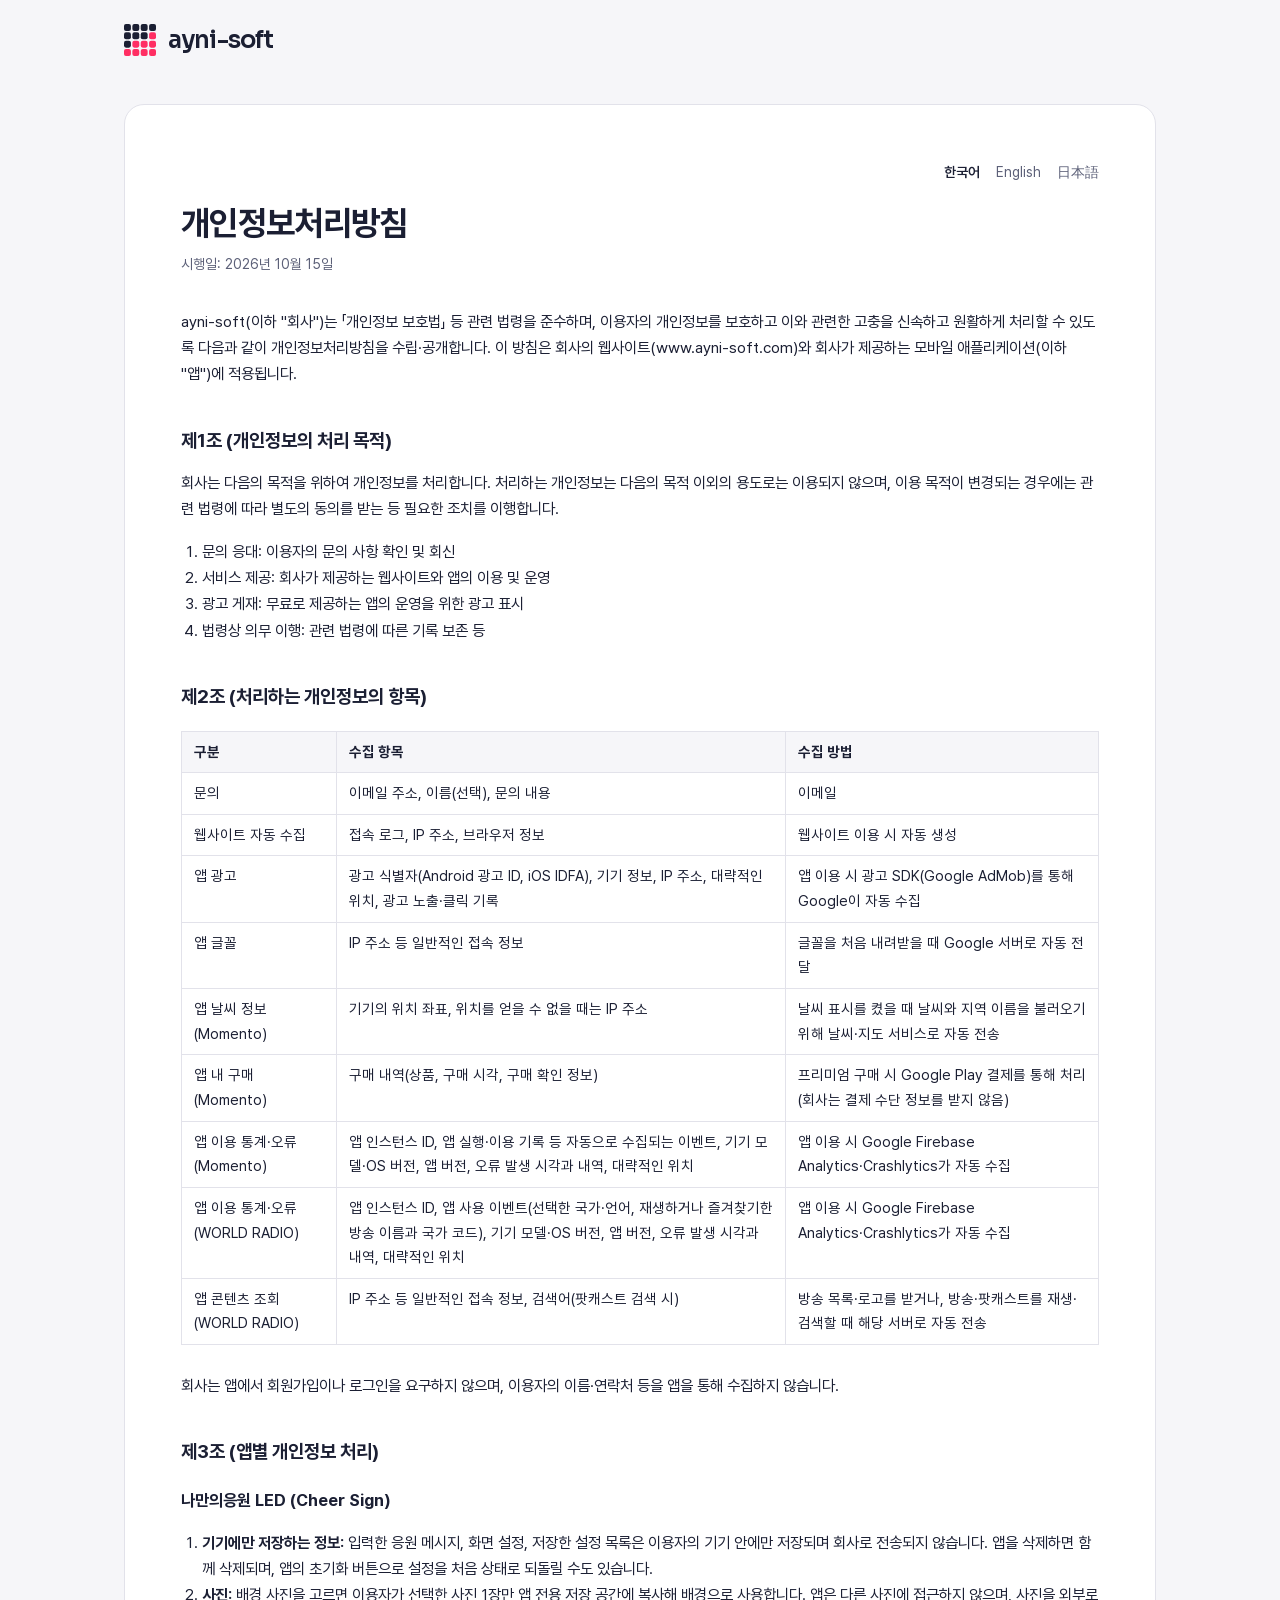
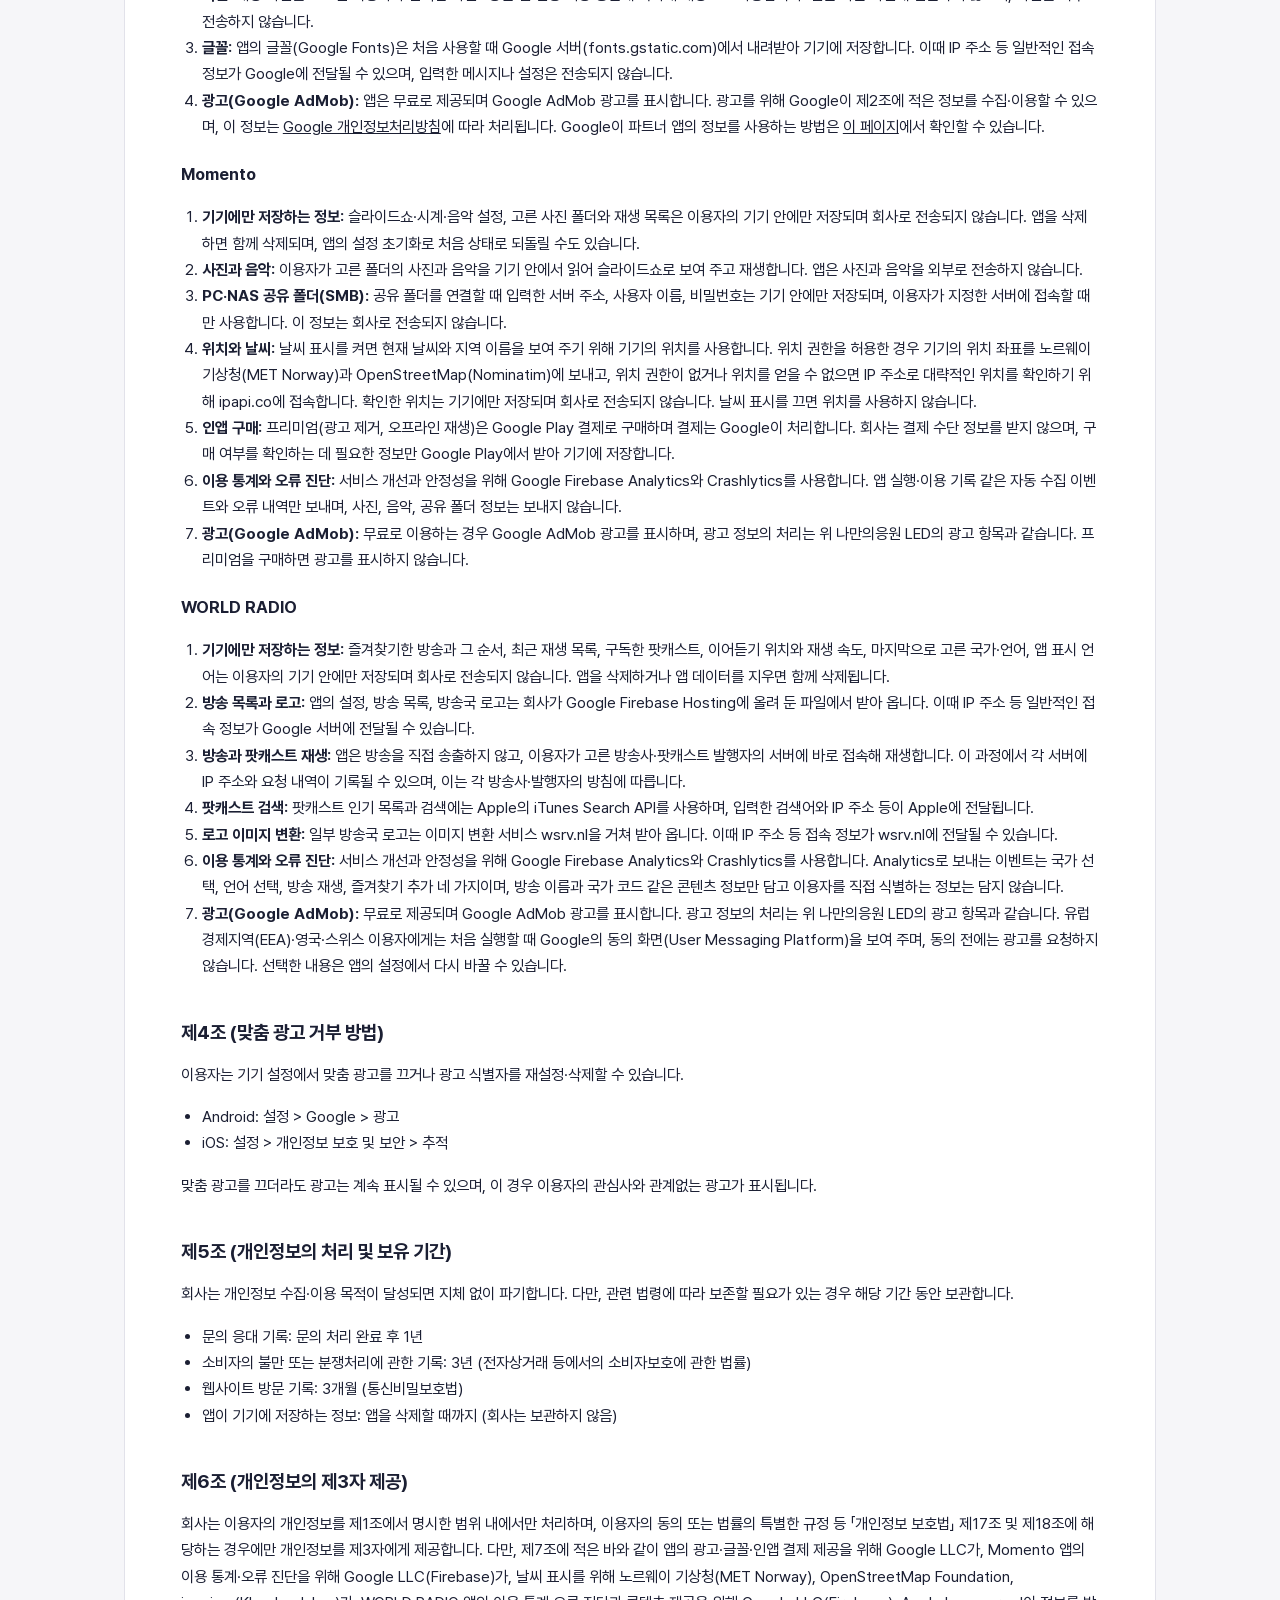
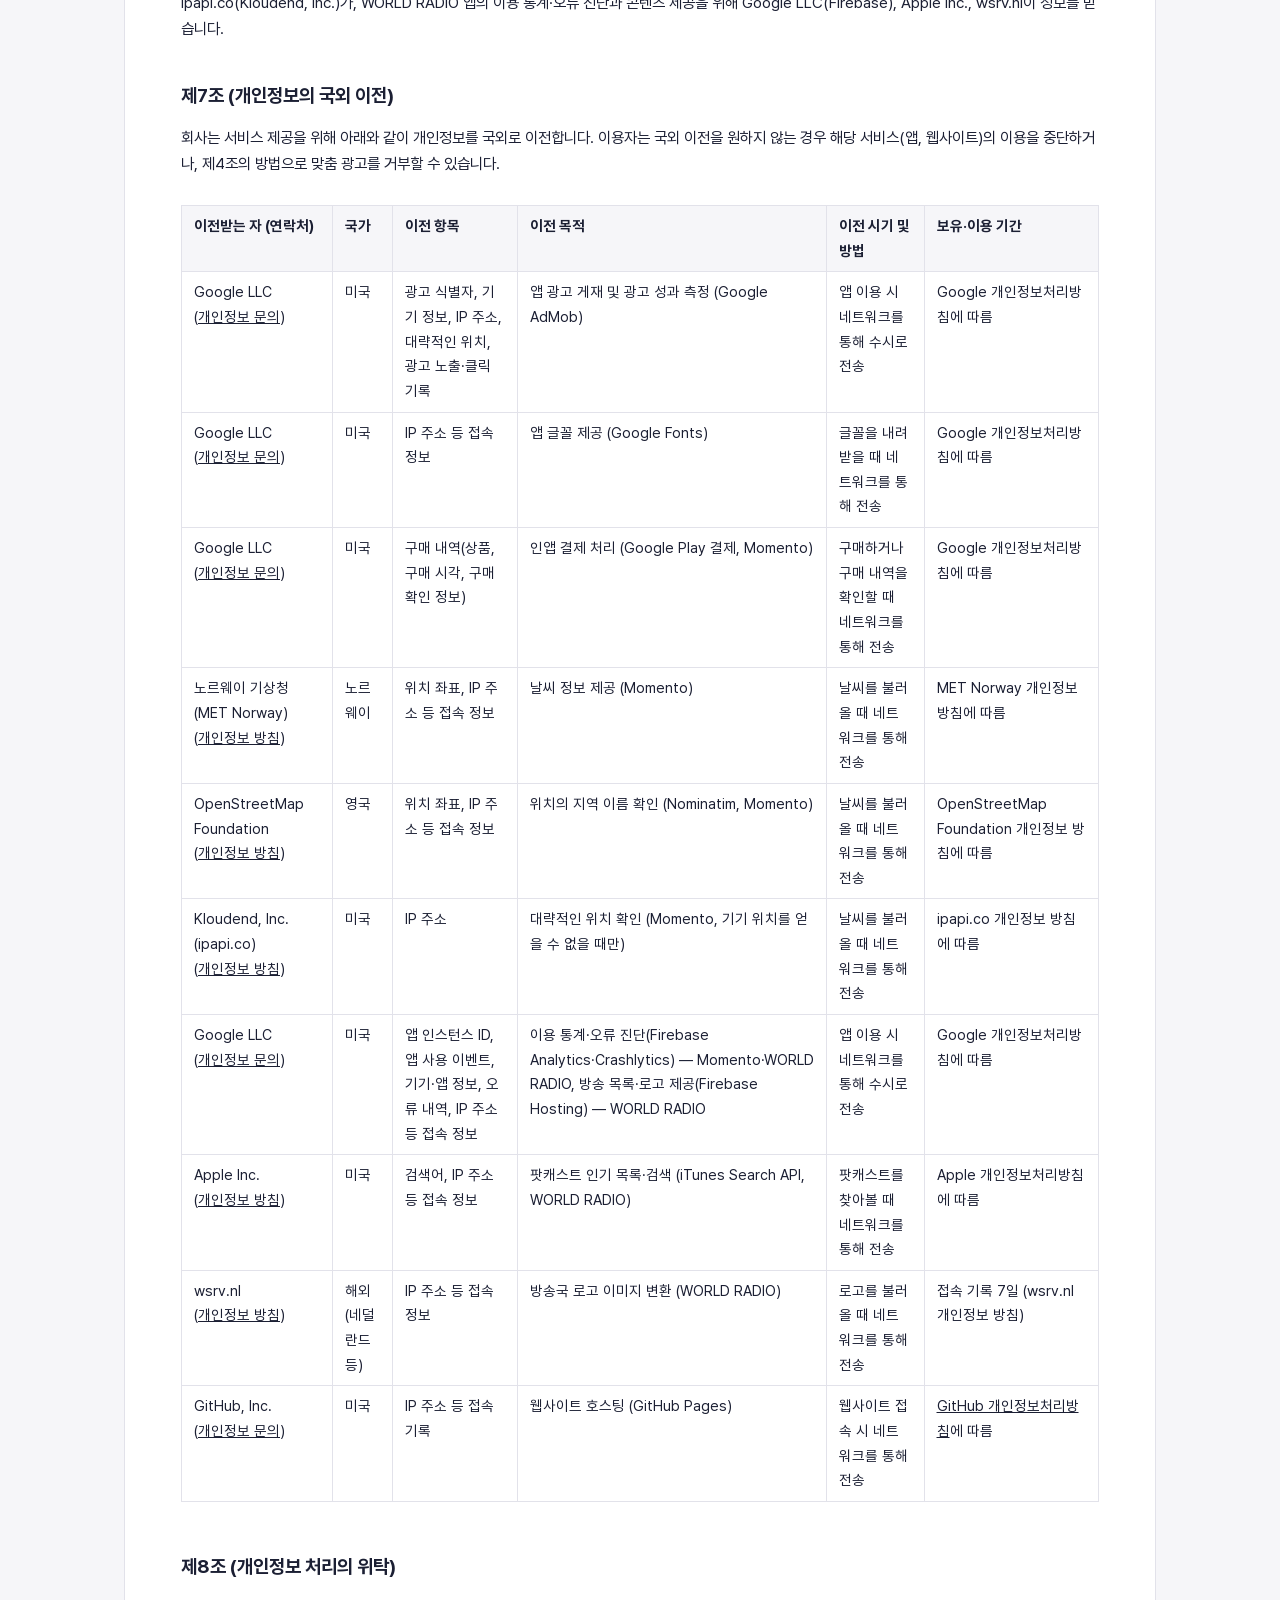
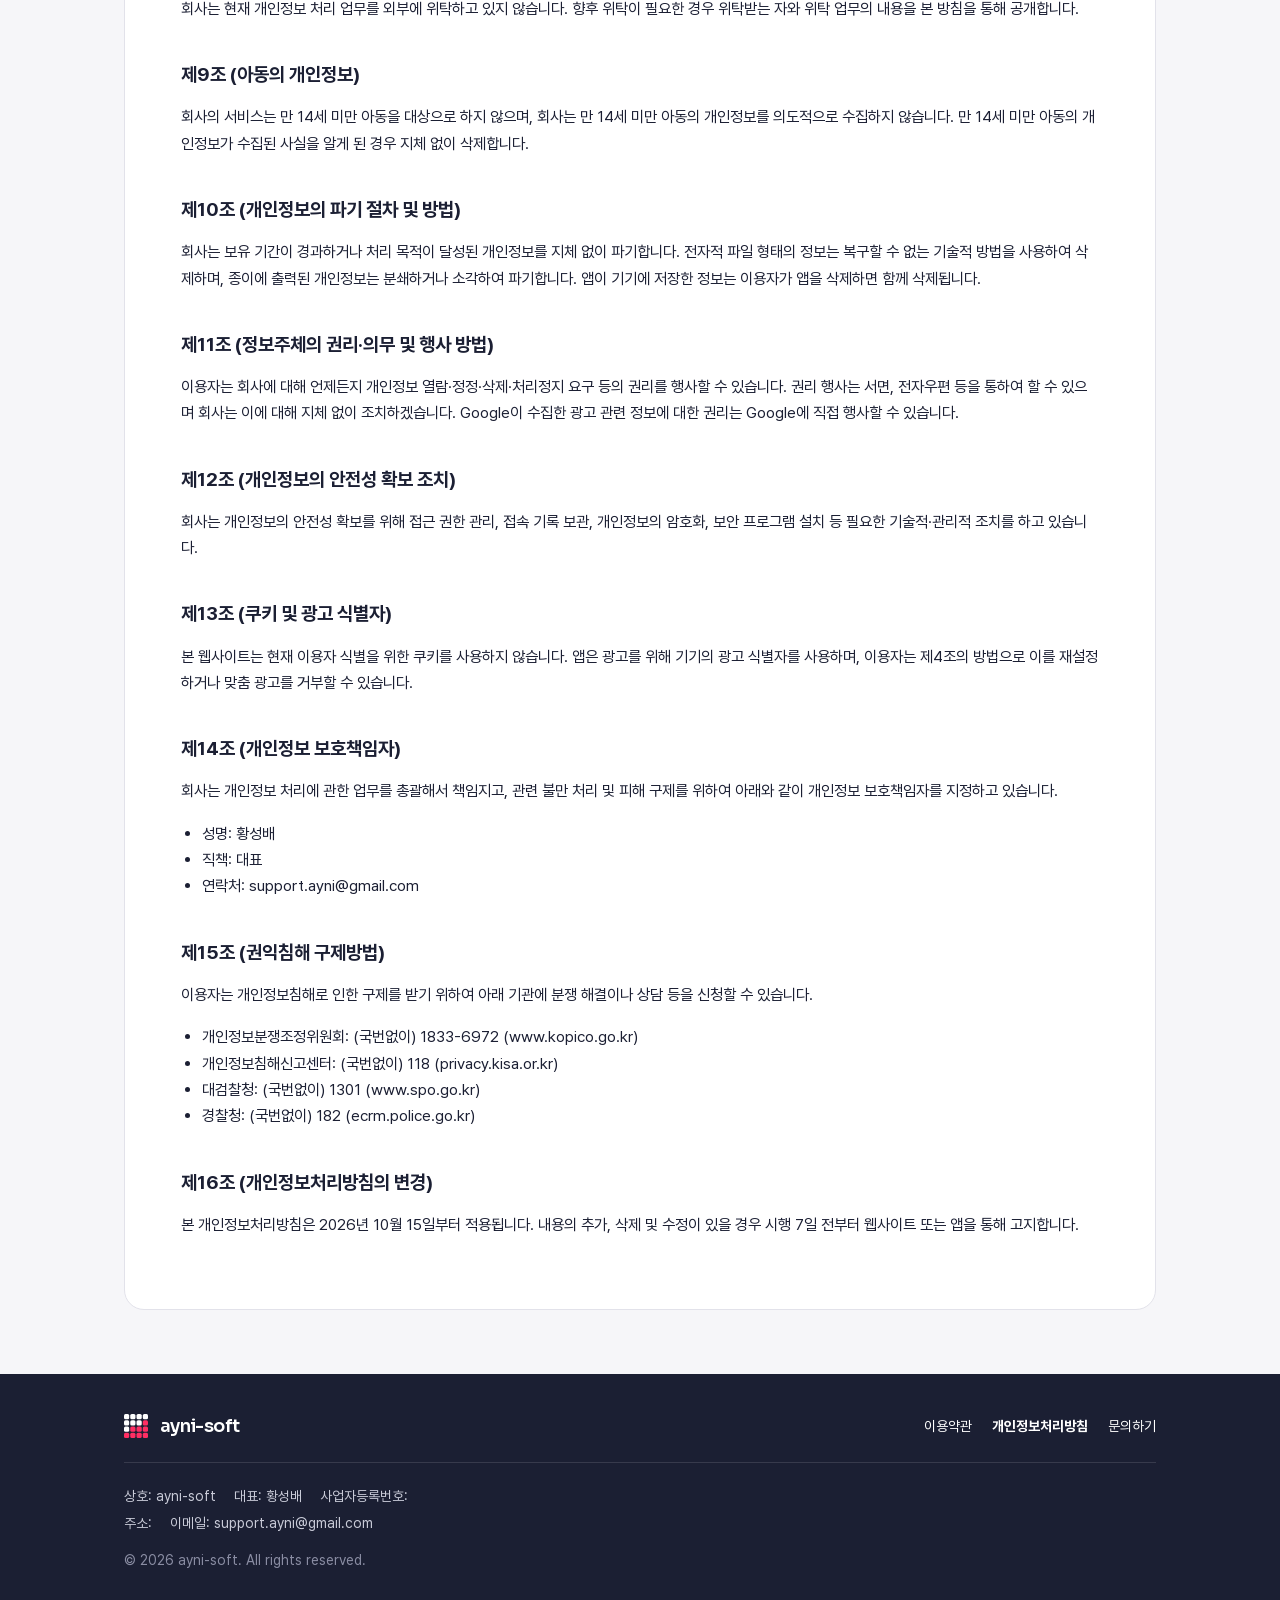
<file: privacy.html>
<!doctype html>
<html lang="ko">
<head>
<meta charset="utf-8">
<meta name="viewport" content="width=device-width, initial-scale=1">
<title>개인정보처리방침 · ayni-soft</title>
<meta name="description" content="ayni-soft 개인정보처리방침">
<link rel="icon" href="/favicon.svg" type="image/svg+xml">
<link rel="alternate" hreflang="ko" href="https://www.ayni-soft.com/privacy.html">
<link rel="alternate" hreflang="en" href="https://www.ayni-soft.com/en/privacy.html">
<link rel="alternate" hreflang="ja" href="https://www.ayni-soft.com/ja/privacy.html">
<link rel="alternate" hreflang="x-default" href="https://www.ayni-soft.com/privacy.html">
<link rel="preload" href="/assets/fonts/Pretendard-Regular.subset.woff2" as="font" type="font/woff2" crossorigin>
<link rel="stylesheet" href="/assets/style.css">
</head>
<body>
<header class="site-header">
  <div class="wrap">
    <a class="brand" href="/" aria-label="ayni-soft 홈">
      <img src="/assets/symbol.svg" alt="">
      <span class="wordmark">ayni-soft</span>
    </a>
  </div>
</header>
<main>
  <div class="wrap">
    <article class="doc">
      <nav class="lang-switch" aria-label="언어">
        <a href="/privacy.html" lang="ko" hreflang="ko" aria-current="page">한국어</a>
        <a href="/en/privacy.html" lang="en" hreflang="en">English</a>
        <a href="/ja/privacy.html" lang="ja" hreflang="ja">日本語</a>
      </nav>
      <h1>개인정보처리방침</h1>
      <p class="meta">시행일: 2026년 10월 15일</p>

      <p>ayni-soft(이하 "회사")는 「개인정보 보호법」 등 관련 법령을 준수하며, 이용자의 개인정보를 보호하고 이와 관련한 고충을 신속하고 원활하게 처리할 수 있도록 다음과 같이 개인정보처리방침을 수립·공개합니다. 이 방침은 회사의 웹사이트(www.ayni-soft.com)와 회사가 제공하는 모바일 애플리케이션(이하 "앱")에 적용됩니다.</p>

      <h2>제1조 (개인정보의 처리 목적)</h2>
      <p>회사는 다음의 목적을 위하여 개인정보를 처리합니다. 처리하는 개인정보는 다음의 목적 이외의 용도로는 이용되지 않으며, 이용 목적이 변경되는 경우에는 관련 법령에 따라 별도의 동의를 받는 등 필요한 조치를 이행합니다.</p>
      <ol>
        <li>문의 응대: 이용자의 문의 사항 확인 및 회신</li>
        <li>서비스 제공: 회사가 제공하는 웹사이트와 앱의 이용 및 운영</li>
        <li>광고 게재: 무료로 제공하는 앱의 운영을 위한 광고 표시</li>
        <li>법령상 의무 이행: 관련 법령에 따른 기록 보존 등</li>
      </ol>

      <h2>제2조 (처리하는 개인정보의 항목)</h2>
      <div class="table-scroll">
      <table>
        <thead><tr><th>구분</th><th>수집 항목</th><th>수집 방법</th></tr></thead>
        <tbody>
          <tr><td>문의</td><td>이메일 주소, 이름(선택), 문의 내용</td><td>이메일</td></tr>
          <tr><td>웹사이트 자동 수집</td><td>접속 로그, IP 주소, 브라우저 정보</td><td>웹사이트 이용 시 자동 생성</td></tr>
          <tr><td>앱 광고</td><td>광고 식별자(Android 광고 ID, iOS IDFA), 기기 정보, IP 주소, 대략적인 위치, 광고 노출·클릭 기록</td><td>앱 이용 시 광고 SDK(Google AdMob)를 통해 Google이 자동 수집</td></tr>
          <tr><td>앱 글꼴</td><td>IP 주소 등 일반적인 접속 정보</td><td>글꼴을 처음 내려받을 때 Google 서버로 자동 전달</td></tr>
          <tr><td>앱 날씨 정보 (Momento)</td><td>기기의 위치 좌표, 위치를 얻을 수 없을 때는 IP 주소</td><td>날씨 표시를 켰을 때 날씨와 지역 이름을 불러오기 위해 날씨·지도 서비스로 자동 전송</td></tr>
          <tr><td>앱 내 구매 (Momento)</td><td>구매 내역(상품, 구매 시각, 구매 확인 정보)</td><td>프리미엄 구매 시 Google Play 결제를 통해 처리 (회사는 결제 수단 정보를 받지 않음)</td></tr>
          <tr><td>앱 이용 통계·오류 (Momento)</td><td>앱 인스턴스 ID, 앱 실행·이용 기록 등 자동으로 수집되는 이벤트, 기기 모델·OS 버전, 앱 버전, 오류 발생 시각과 내역, 대략적인 위치</td><td>앱 이용 시 Google Firebase Analytics·Crashlytics가 자동 수집</td></tr>
          <tr><td>앱 이용 통계·오류 (WORLD RADIO)</td><td>앱 인스턴스 ID, 앱 사용 이벤트(선택한 국가·언어, 재생하거나 즐겨찾기한 방송 이름과 국가 코드), 기기 모델·OS 버전, 앱 버전, 오류 발생 시각과 내역, 대략적인 위치</td><td>앱 이용 시 Google Firebase Analytics·Crashlytics가 자동 수집</td></tr>
          <tr><td>앱 콘텐츠 조회 (WORLD RADIO)</td><td>IP 주소 등 일반적인 접속 정보, 검색어(팟캐스트 검색 시)</td><td>방송 목록·로고를 받거나, 방송·팟캐스트를 재생·검색할 때 해당 서버로 자동 전송</td></tr>
        </tbody>
      </table>
      </div>
      <p>회사는 앱에서 회원가입이나 로그인을 요구하지 않으며, 이용자의 이름·연락처 등을 앱을 통해 수집하지 않습니다.</p>

      <h2>제3조 (앱별 개인정보 처리)</h2>
      <h3>나만의응원 LED (Cheer Sign)</h3>
      <ol>
        <li><strong>기기에만 저장하는 정보:</strong> 입력한 응원 메시지, 화면 설정, 저장한 설정 목록은 이용자의 기기 안에만 저장되며 회사로 전송되지 않습니다. 앱을 삭제하면 함께 삭제되며, 앱의 초기화 버튼으로 설정을 처음 상태로 되돌릴 수도 있습니다.</li>
        <li><strong>사진:</strong> 배경 사진을 고르면 이용자가 선택한 사진 1장만 앱 전용 저장 공간에 복사해 배경으로 사용합니다. 앱은 다른 사진에 접근하지 않으며, 사진을 외부로 전송하지 않습니다.</li>
        <li><strong>글꼴:</strong> 앱의 글꼴(Google Fonts)은 처음 사용할 때 Google 서버(fonts.gstatic.com)에서 내려받아 기기에 저장합니다. 이때 IP 주소 등 일반적인 접속 정보가 Google에 전달될 수 있으며, 입력한 메시지나 설정은 전송되지 않습니다.</li>
        <li><strong>광고(Google AdMob):</strong> 앱은 무료로 제공되며 Google AdMob 광고를 표시합니다. 광고를 위해 Google이 제2조에 적은 정보를 수집·이용할 수 있으며, 이 정보는 <a href="https://policies.google.com/privacy" target="_blank" rel="noopener">Google 개인정보처리방침</a>에 따라 처리됩니다. Google이 파트너 앱의 정보를 사용하는 방법은 <a href="https://policies.google.com/technologies/partner-sites" target="_blank" rel="noopener">이 페이지</a>에서 확인할 수 있습니다.</li>
      </ol>

      <h3>Momento</h3>
      <ol>
        <li><strong>기기에만 저장하는 정보:</strong> 슬라이드쇼·시계·음악 설정, 고른 사진 폴더와 재생 목록은 이용자의 기기 안에만 저장되며 회사로 전송되지 않습니다. 앱을 삭제하면 함께 삭제되며, 앱의 설정 초기화로 처음 상태로 되돌릴 수도 있습니다.</li>
        <li><strong>사진과 음악:</strong> 이용자가 고른 폴더의 사진과 음악을 기기 안에서 읽어 슬라이드쇼로 보여 주고 재생합니다. 앱은 사진과 음악을 외부로 전송하지 않습니다.</li>
        <li><strong>PC·NAS 공유 폴더(SMB):</strong> 공유 폴더를 연결할 때 입력한 서버 주소, 사용자 이름, 비밀번호는 기기 안에만 저장되며, 이용자가 지정한 서버에 접속할 때만 사용합니다. 이 정보는 회사로 전송되지 않습니다.</li>
        <li><strong>위치와 날씨:</strong> 날씨 표시를 켜면 현재 날씨와 지역 이름을 보여 주기 위해 기기의 위치를 사용합니다. 위치 권한을 허용한 경우 기기의 위치 좌표를 노르웨이 기상청(MET Norway)과 OpenStreetMap(Nominatim)에 보내고, 위치 권한이 없거나 위치를 얻을 수 없으면 IP 주소로 대략적인 위치를 확인하기 위해 ipapi.co에 접속합니다. 확인한 위치는 기기에만 저장되며 회사로 전송되지 않습니다. 날씨 표시를 끄면 위치를 사용하지 않습니다.</li>
        <li><strong>인앱 구매:</strong> 프리미엄(광고 제거, 오프라인 재생)은 Google Play 결제로 구매하며 결제는 Google이 처리합니다. 회사는 결제 수단 정보를 받지 않으며, 구매 여부를 확인하는 데 필요한 정보만 Google Play에서 받아 기기에 저장합니다.</li>
        <li><strong>이용 통계와 오류 진단:</strong> 서비스 개선과 안정성을 위해 Google Firebase Analytics와 Crashlytics를 사용합니다. 앱 실행·이용 기록 같은 자동 수집 이벤트와 오류 내역만 보내며, 사진, 음악, 공유 폴더 정보는 보내지 않습니다.</li>
        <li><strong>광고(Google AdMob):</strong> 무료로 이용하는 경우 Google AdMob 광고를 표시하며, 광고 정보의 처리는 위 나만의응원 LED의 광고 항목과 같습니다. 프리미엄을 구매하면 광고를 표시하지 않습니다.</li>
      </ol>

      <h3>WORLD RADIO</h3>
      <ol>
        <li><strong>기기에만 저장하는 정보:</strong> 즐겨찾기한 방송과 그 순서, 최근 재생 목록, 구독한 팟캐스트, 이어듣기 위치와 재생 속도, 마지막으로 고른 국가·언어, 앱 표시 언어는 이용자의 기기 안에만 저장되며 회사로 전송되지 않습니다. 앱을 삭제하거나 앱 데이터를 지우면 함께 삭제됩니다.</li>
        <li><strong>방송 목록과 로고:</strong> 앱의 설정, 방송 목록, 방송국 로고는 회사가 Google Firebase Hosting에 올려 둔 파일에서 받아 옵니다. 이때 IP 주소 등 일반적인 접속 정보가 Google 서버에 전달될 수 있습니다.</li>
        <li><strong>방송과 팟캐스트 재생:</strong> 앱은 방송을 직접 송출하지 않고, 이용자가 고른 방송사·팟캐스트 발행자의 서버에 바로 접속해 재생합니다. 이 과정에서 각 서버에 IP 주소와 요청 내역이 기록될 수 있으며, 이는 각 방송사·발행자의 방침에 따릅니다.</li>
        <li><strong>팟캐스트 검색:</strong> 팟캐스트 인기 목록과 검색에는 Apple의 iTunes Search API를 사용하며, 입력한 검색어와 IP 주소 등이 Apple에 전달됩니다.</li>
        <li><strong>로고 이미지 변환:</strong> 일부 방송국 로고는 이미지 변환 서비스 wsrv.nl을 거쳐 받아 옵니다. 이때 IP 주소 등 접속 정보가 wsrv.nl에 전달될 수 있습니다.</li>
        <li><strong>이용 통계와 오류 진단:</strong> 서비스 개선과 안정성을 위해 Google Firebase Analytics와 Crashlytics를 사용합니다. Analytics로 보내는 이벤트는 국가 선택, 언어 선택, 방송 재생, 즐겨찾기 추가 네 가지이며, 방송 이름과 국가 코드 같은 콘텐츠 정보만 담고 이용자를 직접 식별하는 정보는 담지 않습니다.</li>
        <li><strong>광고(Google AdMob):</strong> 무료로 제공되며 Google AdMob 광고를 표시합니다. 광고 정보의 처리는 위 나만의응원 LED의 광고 항목과 같습니다. 유럽경제지역(EEA)·영국·스위스 이용자에게는 처음 실행할 때 Google의 동의 화면(User Messaging Platform)을 보여 주며, 동의 전에는 광고를 요청하지 않습니다. 선택한 내용은 앱의 설정에서 다시 바꿀 수 있습니다.</li>
      </ol>

      <h2>제4조 (맞춤 광고 거부 방법)</h2>
      <p>이용자는 기기 설정에서 맞춤 광고를 끄거나 광고 식별자를 재설정·삭제할 수 있습니다.</p>
      <ul>
        <li>Android: 설정 &gt; Google &gt; 광고</li>
        <li>iOS: 설정 &gt; 개인정보 보호 및 보안 &gt; 추적</li>
      </ul>
      <p>맞춤 광고를 끄더라도 광고는 계속 표시될 수 있으며, 이 경우 이용자의 관심사와 관계없는 광고가 표시됩니다.</p>

      <h2>제5조 (개인정보의 처리 및 보유 기간)</h2>
      <p>회사는 개인정보 수집·이용 목적이 달성되면 지체 없이 파기합니다. 다만, 관련 법령에 따라 보존할 필요가 있는 경우 해당 기간 동안 보관합니다.</p>
      <ul>
        <li>문의 응대 기록: 문의 처리 완료 후 1년</li>
        <li>소비자의 불만 또는 분쟁처리에 관한 기록: 3년 (전자상거래 등에서의 소비자보호에 관한 법률)</li>
        <li>웹사이트 방문 기록: 3개월 (통신비밀보호법)</li>
        <li>앱이 기기에 저장하는 정보: 앱을 삭제할 때까지 (회사는 보관하지 않음)</li>
      </ul>

      <h2>제6조 (개인정보의 제3자 제공)</h2>
      <p>회사는 이용자의 개인정보를 제1조에서 명시한 범위 내에서만 처리하며, 이용자의 동의 또는 법률의 특별한 규정 등 「개인정보 보호법」 제17조 및 제18조에 해당하는 경우에만 개인정보를 제3자에게 제공합니다. 다만, 제7조에 적은 바와 같이 앱의 광고·글꼴·인앱 결제 제공을 위해 Google LLC가, Momento 앱의 이용 통계·오류 진단을 위해 Google LLC(Firebase)가, 날씨 표시를 위해 노르웨이 기상청(MET Norway), OpenStreetMap Foundation, ipapi.co(Kloudend, Inc.)가, WORLD RADIO 앱의 이용 통계·오류 진단과 콘텐츠 제공을 위해 Google LLC(Firebase), Apple Inc., wsrv.nl이 정보를 받습니다.</p>

      <h2>제7조 (개인정보의 국외 이전)</h2>
      <p>회사는 서비스 제공을 위해 아래와 같이 개인정보를 국외로 이전합니다. 이용자는 국외 이전을 원하지 않는 경우 해당 서비스(앱, 웹사이트)의 이용을 중단하거나, 제4조의 방법으로 맞춤 광고를 거부할 수 있습니다.</p>
      <div class="table-scroll">
      <table>
        <thead><tr><th>이전받는 자 (연락처)</th><th>국가</th><th>이전 항목</th><th>이전 목적</th><th>이전 시기 및 방법</th><th>보유·이용 기간</th></tr></thead>
        <tbody>
          <tr>
            <td>Google LLC<br>(<a href="https://support.google.com/policies/troubleshooter/7575787" target="_blank" rel="noopener">개인정보 문의</a>)</td>
            <td>미국</td>
            <td>광고 식별자, 기기 정보, IP 주소, 대략적인 위치, 광고 노출·클릭 기록</td>
            <td>앱 광고 게재 및 광고 성과 측정 (Google AdMob)</td>
            <td>앱 이용 시 네트워크를 통해 수시로 전송</td>
            <td>Google 개인정보처리방침에 따름</td>
          </tr>
          <tr>
            <td>Google LLC<br>(<a href="https://support.google.com/policies/troubleshooter/7575787" target="_blank" rel="noopener">개인정보 문의</a>)</td>
            <td>미국</td>
            <td>IP 주소 등 접속 정보</td>
            <td>앱 글꼴 제공 (Google Fonts)</td>
            <td>글꼴을 내려받을 때 네트워크를 통해 전송</td>
            <td>Google 개인정보처리방침에 따름</td>
          </tr>
          <tr>
            <td>Google LLC<br>(<a href="https://support.google.com/policies/troubleshooter/7575787" target="_blank" rel="noopener">개인정보 문의</a>)</td>
            <td>미국</td>
            <td>구매 내역(상품, 구매 시각, 구매 확인 정보)</td>
            <td>인앱 결제 처리 (Google Play 결제, Momento)</td>
            <td>구매하거나 구매 내역을 확인할 때 네트워크를 통해 전송</td>
            <td>Google 개인정보처리방침에 따름</td>
          </tr>
          <tr>
            <td>노르웨이 기상청 (MET Norway)<br>(<a href="https://www.met.no/en/About-us/privacy" target="_blank" rel="noopener">개인정보 방침</a>)</td>
            <td>노르웨이</td>
            <td>위치 좌표, IP 주소 등 접속 정보</td>
            <td>날씨 정보 제공 (Momento)</td>
            <td>날씨를 불러올 때 네트워크를 통해 전송</td>
            <td>MET Norway 개인정보 방침에 따름</td>
          </tr>
          <tr>
            <td>OpenStreetMap Foundation<br>(<a href="https://osmfoundation.org/wiki/Privacy_Policy" target="_blank" rel="noopener">개인정보 방침</a>)</td>
            <td>영국</td>
            <td>위치 좌표, IP 주소 등 접속 정보</td>
            <td>위치의 지역 이름 확인 (Nominatim, Momento)</td>
            <td>날씨를 불러올 때 네트워크를 통해 전송</td>
            <td>OpenStreetMap Foundation 개인정보 방침에 따름</td>
          </tr>
          <tr>
            <td>Kloudend, Inc. (ipapi.co)<br>(<a href="https://ipapi.co/privacy/" target="_blank" rel="noopener">개인정보 방침</a>)</td>
            <td>미국</td>
            <td>IP 주소</td>
            <td>대략적인 위치 확인 (Momento, 기기 위치를 얻을 수 없을 때만)</td>
            <td>날씨를 불러올 때 네트워크를 통해 전송</td>
            <td>ipapi.co 개인정보 방침에 따름</td>
          </tr>
          <tr>
            <td>Google LLC<br>(<a href="https://support.google.com/policies/troubleshooter/7575787" target="_blank" rel="noopener">개인정보 문의</a>)</td>
            <td>미국</td>
            <td>앱 인스턴스 ID, 앱 사용 이벤트, 기기·앱 정보, 오류 내역, IP 주소 등 접속 정보</td>
            <td>이용 통계·오류 진단(Firebase Analytics·Crashlytics) — Momento·WORLD RADIO, 방송 목록·로고 제공(Firebase Hosting) — WORLD RADIO</td>
            <td>앱 이용 시 네트워크를 통해 수시로 전송</td>
            <td>Google 개인정보처리방침에 따름</td>
          </tr>
          <tr>
            <td>Apple Inc.<br>(<a href="https://www.apple.com/legal/privacy/" target="_blank" rel="noopener">개인정보 방침</a>)</td>
            <td>미국</td>
            <td>검색어, IP 주소 등 접속 정보</td>
            <td>팟캐스트 인기 목록·검색 (iTunes Search API, WORLD RADIO)</td>
            <td>팟캐스트를 찾아볼 때 네트워크를 통해 전송</td>
            <td>Apple 개인정보처리방침에 따름</td>
          </tr>
          <tr>
            <td>wsrv.nl<br>(<a href="https://github.com/weserv/images/blob/5.x/Privacy-Policy.md" target="_blank" rel="noopener">개인정보 방침</a>)</td>
            <td>해외 (네덜란드 등)</td>
            <td>IP 주소 등 접속 정보</td>
            <td>방송국 로고 이미지 변환 (WORLD RADIO)</td>
            <td>로고를 불러올 때 네트워크를 통해 전송</td>
            <td>접속 기록 7일 (wsrv.nl 개인정보 방침)</td>
          </tr>
          <tr>
            <td>GitHub, Inc.<br>(<a href="https://support.github.com/contact/privacy" target="_blank" rel="noopener">개인정보 문의</a>)</td>
            <td>미국</td>
            <td>IP 주소 등 접속 기록</td>
            <td>웹사이트 호스팅 (GitHub Pages)</td>
            <td>웹사이트 접속 시 네트워크를 통해 전송</td>
            <td><a href="https://docs.github.com/site-policy/privacy-policies/github-general-privacy-statement" target="_blank" rel="noopener">GitHub 개인정보처리방침</a>에 따름</td>
          </tr>
        </tbody>
      </table>
      </div>

      <h2>제8조 (개인정보 처리의 위탁)</h2>
      <p>회사는 현재 개인정보 처리 업무를 외부에 위탁하고 있지 않습니다. 향후 위탁이 필요한 경우 위탁받는 자와 위탁 업무의 내용을 본 방침을 통해 공개합니다.</p>

      <h2>제9조 (아동의 개인정보)</h2>
      <p>회사의 서비스는 만 14세 미만 아동을 대상으로 하지 않으며, 회사는 만 14세 미만 아동의 개인정보를 의도적으로 수집하지 않습니다. 만 14세 미만 아동의 개인정보가 수집된 사실을 알게 된 경우 지체 없이 삭제합니다.</p>

      <h2>제10조 (개인정보의 파기 절차 및 방법)</h2>
      <p>회사는 보유 기간이 경과하거나 처리 목적이 달성된 개인정보를 지체 없이 파기합니다. 전자적 파일 형태의 정보는 복구할 수 없는 기술적 방법을 사용하여 삭제하며, 종이에 출력된 개인정보는 분쇄하거나 소각하여 파기합니다. 앱이 기기에 저장한 정보는 이용자가 앱을 삭제하면 함께 삭제됩니다.</p>

      <h2>제11조 (정보주체의 권리·의무 및 행사 방법)</h2>
      <p>이용자는 회사에 대해 언제든지 개인정보 열람·정정·삭제·처리정지 요구 등의 권리를 행사할 수 있습니다. 권리 행사는 서면, 전자우편 등을 통하여 할 수 있으며 회사는 이에 대해 지체 없이 조치하겠습니다. Google이 수집한 광고 관련 정보에 대한 권리는 Google에 직접 행사할 수 있습니다.</p>

      <h2>제12조 (개인정보의 안전성 확보 조치)</h2>
      <p>회사는 개인정보의 안전성 확보를 위해 접근 권한 관리, 접속 기록 보관, 개인정보의 암호화, 보안 프로그램 설치 등 필요한 기술적·관리적 조치를 하고 있습니다.</p>

      <h2>제13조 (쿠키 및 광고 식별자)</h2>
      <p>본 웹사이트는 현재 이용자 식별을 위한 쿠키를 사용하지 않습니다. 앱은 광고를 위해 기기의 광고 식별자를 사용하며, 이용자는 제4조의 방법으로 이를 재설정하거나 맞춤 광고를 거부할 수 있습니다.</p>

      <h2>제14조 (개인정보 보호책임자)</h2>
      <p>회사는 개인정보 처리에 관한 업무를 총괄해서 책임지고, 관련 불만 처리 및 피해 구제를 위하여 아래와 같이 개인정보 보호책임자를 지정하고 있습니다.</p>
      <ul>
        <li>성명: 황성배</li>
        <li>직책: 대표</li>
        <li>연락처: support.ayni@gmail.com</li>
      </ul>

      <h2>제15조 (권익침해 구제방법)</h2>
      <p>이용자는 개인정보침해로 인한 구제를 받기 위하여 아래 기관에 분쟁 해결이나 상담 등을 신청할 수 있습니다.</p>
      <ul>
        <li>개인정보분쟁조정위원회: (국번없이) 1833-6972 (www.kopico.go.kr)</li>
        <li>개인정보침해신고센터: (국번없이) 118 (privacy.kisa.or.kr)</li>
        <li>대검찰청: (국번없이) 1301 (www.spo.go.kr)</li>
        <li>경찰청: (국번없이) 182 (ecrm.police.go.kr)</li>
      </ul>

      <h2>제16조 (개인정보처리방침의 변경)</h2>
      <p>본 개인정보처리방침은 2026년 10월 15일부터 적용됩니다. 내용의 추가, 삭제 및 수정이 있을 경우 시행 7일 전부터 웹사이트 또는 앱을 통해 고지합니다.</p>
    </article>
  </div>
</main>
<footer class="site-footer">
  <div class="wrap">
    <div class="footer-top">
      <a class="brand" href="/" aria-label="ayni-soft 홈">
        <img src="/assets/symbol-white.svg" alt="">
        <span class="wordmark">ayni-soft</span>
      </a>
      <ul class="footer-links">
        <li><a href="/terms.html">이용약관</a></li>
        <li><a class="strong" href="/privacy.html">개인정보처리방침</a></li>
        <li><a href="mailto:support.ayni@gmail.com">문의하기</a></li>
      </ul>
    </div>
    <p class="company-info">
      <span>상호: ayni-soft</span>
      <span>대표: 황성배</span>
      <span>사업자등록번호: </span><br>
      <span>주소: </span>
      <span>이메일: support.ayni@gmail.com</span>
    </p>
    <p class="copyright">© 2026 ayni-soft. All rights reserved.</p>
  </div>
</footer>
</body>
</html>
</file>
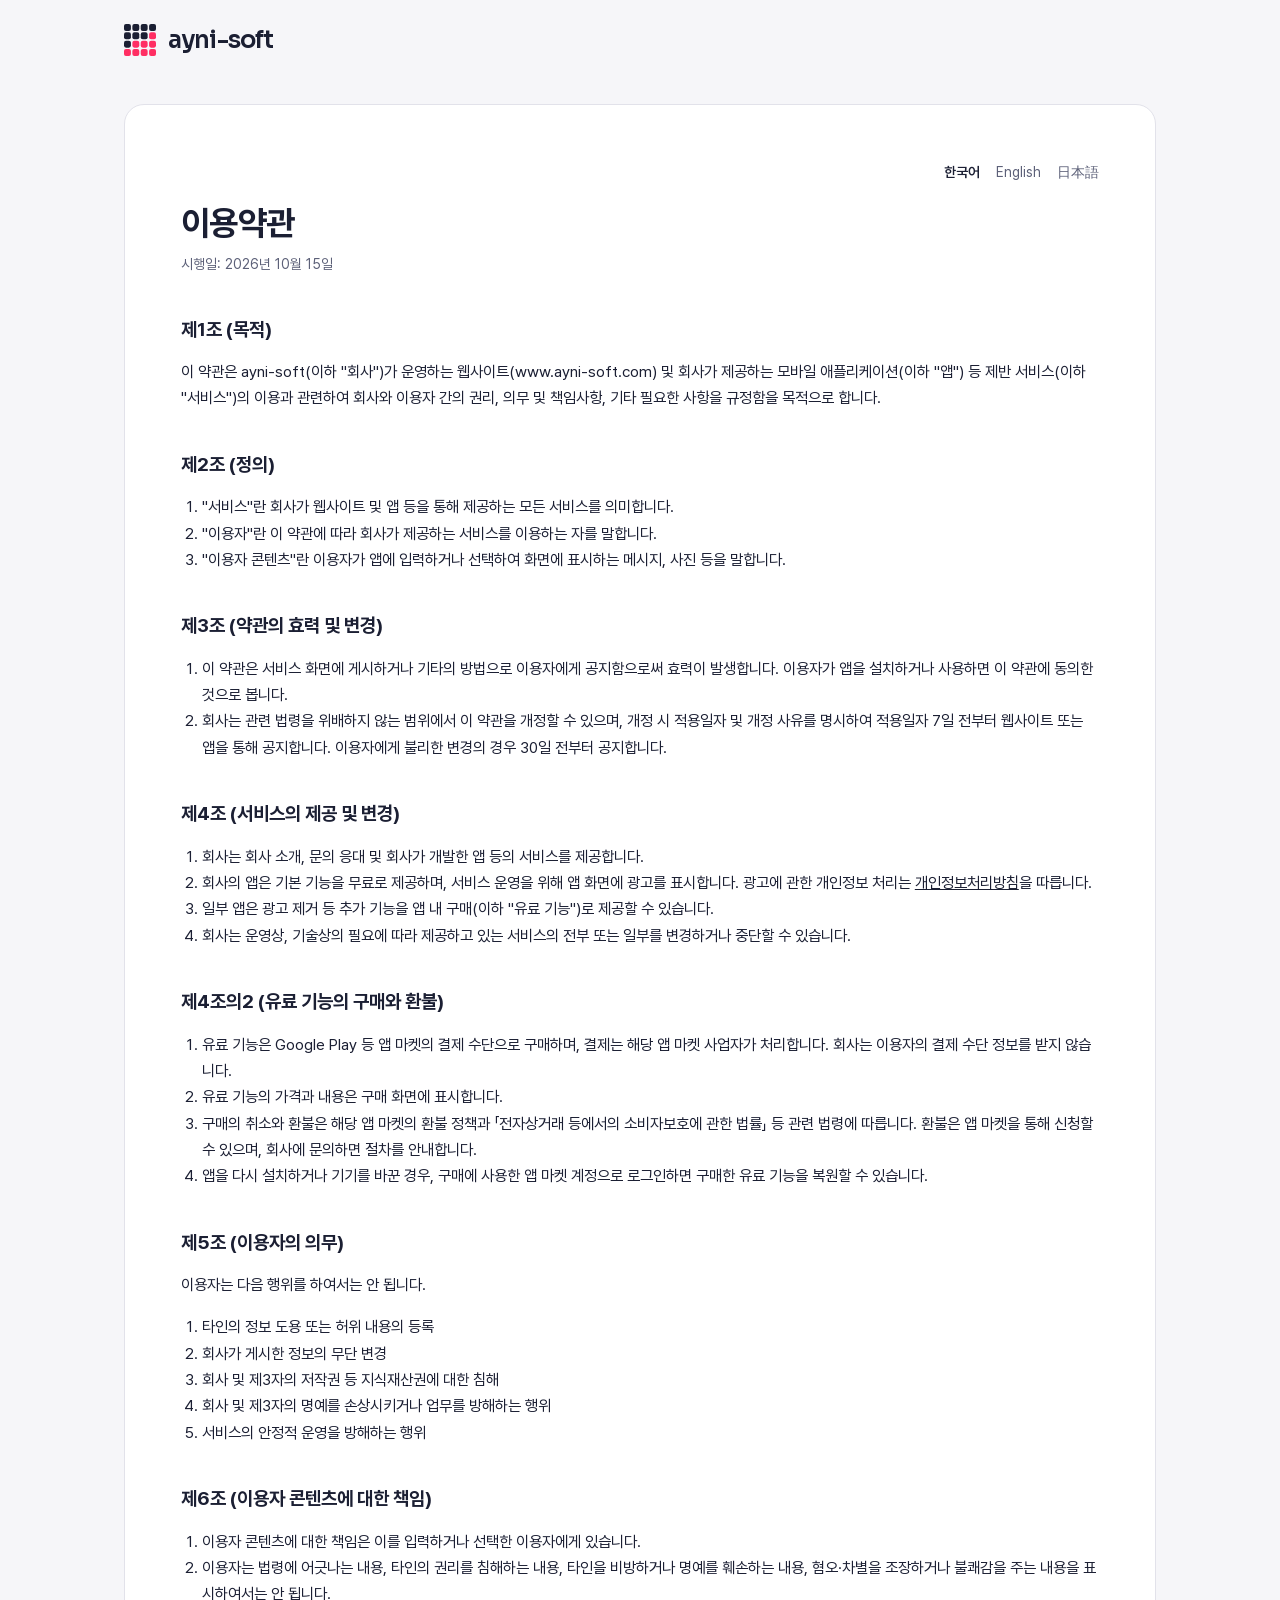
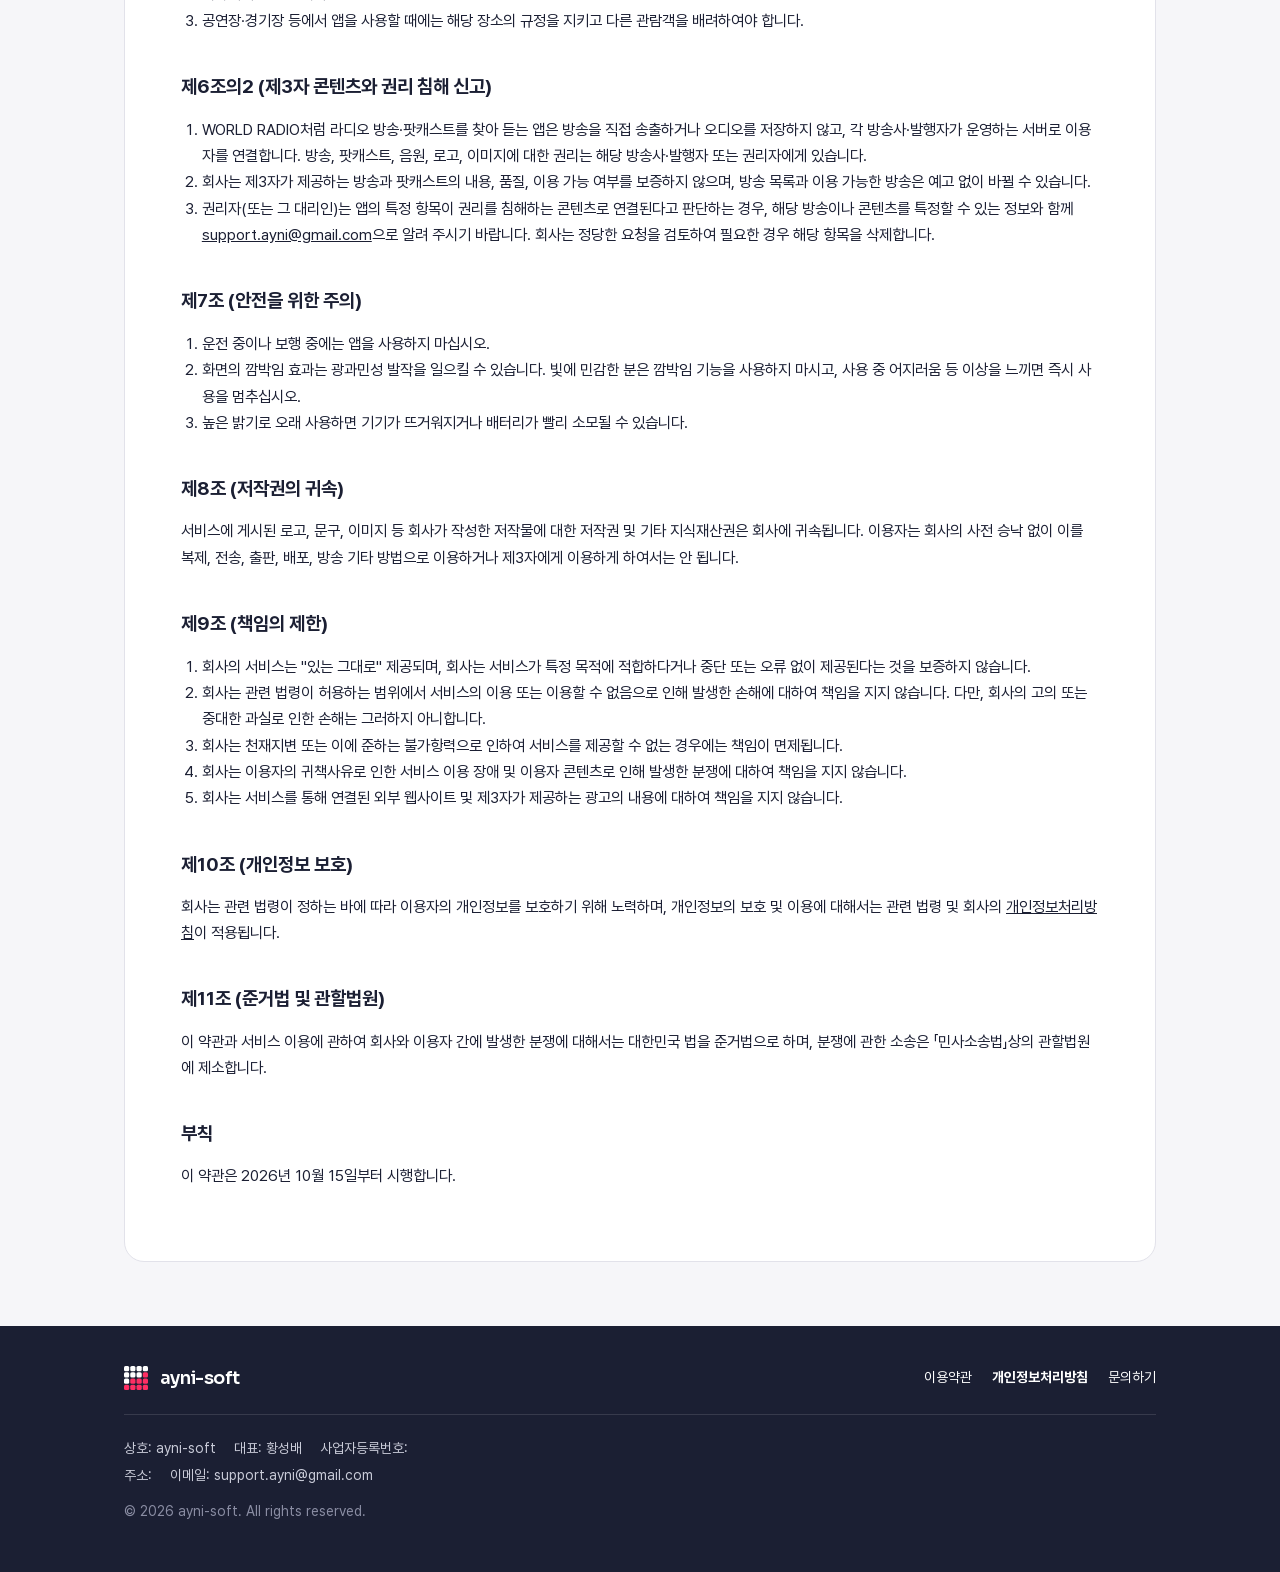
<file: terms.html>
<!doctype html>
<html lang="ko">
<head>
<meta charset="utf-8">
<meta name="viewport" content="width=device-width, initial-scale=1">
<title>이용약관 · ayni-soft</title>
<meta name="description" content="ayni-soft 이용약관">
<link rel="icon" href="/favicon.svg" type="image/svg+xml">
<link rel="alternate" hreflang="ko" href="https://www.ayni-soft.com/terms.html">
<link rel="alternate" hreflang="en" href="https://www.ayni-soft.com/en/terms.html">
<link rel="alternate" hreflang="ja" href="https://www.ayni-soft.com/ja/terms.html">
<link rel="alternate" hreflang="x-default" href="https://www.ayni-soft.com/terms.html">
<link rel="preload" href="/assets/fonts/Pretendard-Regular.subset.woff2" as="font" type="font/woff2" crossorigin>
<link rel="stylesheet" href="/assets/style.css">
</head>
<body>
<header class="site-header">
  <div class="wrap">
    <a class="brand" href="/" aria-label="ayni-soft 홈">
      <img src="/assets/symbol.svg" alt="">
      <span class="wordmark">ayni-soft</span>
    </a>
  </div>
</header>
<main>
  <div class="wrap">
    <article class="doc">
      <nav class="lang-switch" aria-label="언어">
        <a href="/terms.html" lang="ko" hreflang="ko" aria-current="page">한국어</a>
        <a href="/en/terms.html" lang="en" hreflang="en">English</a>
        <a href="/ja/terms.html" lang="ja" hreflang="ja">日本語</a>
      </nav>
      <h1>이용약관</h1>
      <p class="meta">시행일: 2026년 10월 15일</p>

      <h2>제1조 (목적)</h2>
      <p>이 약관은 ayni-soft(이하 "회사")가 운영하는 웹사이트(www.ayni-soft.com) 및 회사가 제공하는 모바일 애플리케이션(이하 "앱") 등 제반 서비스(이하 "서비스")의 이용과 관련하여 회사와 이용자 간의 권리, 의무 및 책임사항, 기타 필요한 사항을 규정함을 목적으로 합니다.</p>

      <h2>제2조 (정의)</h2>
      <ol>
        <li>"서비스"란 회사가 웹사이트 및 앱 등을 통해 제공하는 모든 서비스를 의미합니다.</li>
        <li>"이용자"란 이 약관에 따라 회사가 제공하는 서비스를 이용하는 자를 말합니다.</li>
        <li>"이용자 콘텐츠"란 이용자가 앱에 입력하거나 선택하여 화면에 표시하는 메시지, 사진 등을 말합니다.</li>
      </ol>

      <h2>제3조 (약관의 효력 및 변경)</h2>
      <ol>
        <li>이 약관은 서비스 화면에 게시하거나 기타의 방법으로 이용자에게 공지함으로써 효력이 발생합니다. 이용자가 앱을 설치하거나 사용하면 이 약관에 동의한 것으로 봅니다.</li>
        <li>회사는 관련 법령을 위배하지 않는 범위에서 이 약관을 개정할 수 있으며, 개정 시 적용일자 및 개정 사유를 명시하여 적용일자 7일 전부터 웹사이트 또는 앱을 통해 공지합니다. 이용자에게 불리한 변경의 경우 30일 전부터 공지합니다.</li>
      </ol>

      <h2>제4조 (서비스의 제공 및 변경)</h2>
      <ol>
        <li>회사는 회사 소개, 문의 응대 및 회사가 개발한 앱 등의 서비스를 제공합니다.</li>
        <li>회사의 앱은 기본 기능을 무료로 제공하며, 서비스 운영을 위해 앱 화면에 광고를 표시합니다. 광고에 관한 개인정보 처리는 <a href="/privacy.html">개인정보처리방침</a>을 따릅니다.</li>
        <li>일부 앱은 광고 제거 등 추가 기능을 앱 내 구매(이하 "유료 기능")로 제공할 수 있습니다.</li>
        <li>회사는 운영상, 기술상의 필요에 따라 제공하고 있는 서비스의 전부 또는 일부를 변경하거나 중단할 수 있습니다.</li>
      </ol>

      <h2>제4조의2 (유료 기능의 구매와 환불)</h2>
      <ol>
        <li>유료 기능은 Google Play 등 앱 마켓의 결제 수단으로 구매하며, 결제는 해당 앱 마켓 사업자가 처리합니다. 회사는 이용자의 결제 수단 정보를 받지 않습니다.</li>
        <li>유료 기능의 가격과 내용은 구매 화면에 표시합니다.</li>
        <li>구매의 취소와 환불은 해당 앱 마켓의 환불 정책과 「전자상거래 등에서의 소비자보호에 관한 법률」 등 관련 법령에 따릅니다. 환불은 앱 마켓을 통해 신청할 수 있으며, 회사에 문의하면 절차를 안내합니다.</li>
        <li>앱을 다시 설치하거나 기기를 바꾼 경우, 구매에 사용한 앱 마켓 계정으로 로그인하면 구매한 유료 기능을 복원할 수 있습니다.</li>
      </ol>

      <h2>제5조 (이용자의 의무)</h2>
      <p>이용자는 다음 행위를 하여서는 안 됩니다.</p>
      <ol>
        <li>타인의 정보 도용 또는 허위 내용의 등록</li>
        <li>회사가 게시한 정보의 무단 변경</li>
        <li>회사 및 제3자의 저작권 등 지식재산권에 대한 침해</li>
        <li>회사 및 제3자의 명예를 손상시키거나 업무를 방해하는 행위</li>
        <li>서비스의 안정적 운영을 방해하는 행위</li>
      </ol>

      <h2>제6조 (이용자 콘텐츠에 대한 책임)</h2>
      <ol>
        <li>이용자 콘텐츠에 대한 책임은 이를 입력하거나 선택한 이용자에게 있습니다.</li>
        <li>이용자는 법령에 어긋나는 내용, 타인의 권리를 침해하는 내용, 타인을 비방하거나 명예를 훼손하는 내용, 혐오·차별을 조장하거나 불쾌감을 주는 내용을 표시하여서는 안 됩니다.</li>
        <li>공연장·경기장 등에서 앱을 사용할 때에는 해당 장소의 규정을 지키고 다른 관람객을 배려하여야 합니다.</li>
      </ol>

      <h2>제6조의2 (제3자 콘텐츠와 권리 침해 신고)</h2>
      <ol>
        <li>WORLD RADIO처럼 라디오 방송·팟캐스트를 찾아 듣는 앱은 방송을 직접 송출하거나 오디오를 저장하지 않고, 각 방송사·발행자가 운영하는 서버로 이용자를 연결합니다. 방송, 팟캐스트, 음원, 로고, 이미지에 대한 권리는 해당 방송사·발행자 또는 권리자에게 있습니다.</li>
        <li>회사는 제3자가 제공하는 방송과 팟캐스트의 내용, 품질, 이용 가능 여부를 보증하지 않으며, 방송 목록과 이용 가능한 방송은 예고 없이 바뀔 수 있습니다.</li>
        <li>권리자(또는 그 대리인)는 앱의 특정 항목이 권리를 침해하는 콘텐츠로 연결된다고 판단하는 경우, 해당 방송이나 콘텐츠를 특정할 수 있는 정보와 함께 <a href="mailto:support.ayni@gmail.com">support.ayni@gmail.com</a>으로 알려 주시기 바랍니다. 회사는 정당한 요청을 검토하여 필요한 경우 해당 항목을 삭제합니다.</li>
      </ol>

      <h2>제7조 (안전을 위한 주의)</h2>
      <ol>
        <li>운전 중이나 보행 중에는 앱을 사용하지 마십시오.</li>
        <li>화면의 깜박임 효과는 광과민성 발작을 일으킬 수 있습니다. 빛에 민감한 분은 깜박임 기능을 사용하지 마시고, 사용 중 어지러움 등 이상을 느끼면 즉시 사용을 멈추십시오.</li>
        <li>높은 밝기로 오래 사용하면 기기가 뜨거워지거나 배터리가 빨리 소모될 수 있습니다.</li>
      </ol>

      <h2>제8조 (저작권의 귀속)</h2>
      <p>서비스에 게시된 로고, 문구, 이미지 등 회사가 작성한 저작물에 대한 저작권 및 기타 지식재산권은 회사에 귀속됩니다. 이용자는 회사의 사전 승낙 없이 이를 복제, 전송, 출판, 배포, 방송 기타 방법으로 이용하거나 제3자에게 이용하게 하여서는 안 됩니다.</p>

      <h2>제9조 (책임의 제한)</h2>
      <ol>
        <li>회사의 서비스는 "있는 그대로" 제공되며, 회사는 서비스가 특정 목적에 적합하다거나 중단 또는 오류 없이 제공된다는 것을 보증하지 않습니다.</li>
        <li>회사는 관련 법령이 허용하는 범위에서 서비스의 이용 또는 이용할 수 없음으로 인해 발생한 손해에 대하여 책임을 지지 않습니다. 다만, 회사의 고의 또는 중대한 과실로 인한 손해는 그러하지 아니합니다.</li>
        <li>회사는 천재지변 또는 이에 준하는 불가항력으로 인하여 서비스를 제공할 수 없는 경우에는 책임이 면제됩니다.</li>
        <li>회사는 이용자의 귀책사유로 인한 서비스 이용 장애 및 이용자 콘텐츠로 인해 발생한 분쟁에 대하여 책임을 지지 않습니다.</li>
        <li>회사는 서비스를 통해 연결된 외부 웹사이트 및 제3자가 제공하는 광고의 내용에 대하여 책임을 지지 않습니다.</li>
      </ol>

      <h2>제10조 (개인정보 보호)</h2>
      <p>회사는 관련 법령이 정하는 바에 따라 이용자의 개인정보를 보호하기 위해 노력하며, 개인정보의 보호 및 이용에 대해서는 관련 법령 및 회사의 <a href="/privacy.html">개인정보처리방침</a>이 적용됩니다.</p>

      <h2>제11조 (준거법 및 관할법원)</h2>
      <p>이 약관과 서비스 이용에 관하여 회사와 이용자 간에 발생한 분쟁에 대해서는 대한민국 법을 준거법으로 하며, 분쟁에 관한 소송은 「민사소송법」상의 관할법원에 제소합니다.</p>

      <h2>부칙</h2>
      <p>이 약관은 2026년 10월 15일부터 시행합니다.</p>
    </article>
  </div>
</main>
<footer class="site-footer">
  <div class="wrap">
    <div class="footer-top">
      <a class="brand" href="/" aria-label="ayni-soft 홈">
        <img src="/assets/symbol-white.svg" alt="">
        <span class="wordmark">ayni-soft</span>
      </a>
      <ul class="footer-links">
        <li><a href="/terms.html">이용약관</a></li>
        <li><a class="strong" href="/privacy.html">개인정보처리방침</a></li>
        <li><a href="mailto:support.ayni@gmail.com">문의하기</a></li>
      </ul>
    </div>
    <p class="company-info">
      <span>상호: ayni-soft</span>
      <span>대표: 황성배</span>
      <span>사업자등록번호: </span><br>
      <span>주소: </span>
      <span>이메일: support.ayni@gmail.com</span>
    </p>
    <p class="copyright">© 2026 ayni-soft. All rights reserved.</p>
  </div>
</footer>
</body>
</html>
</file>
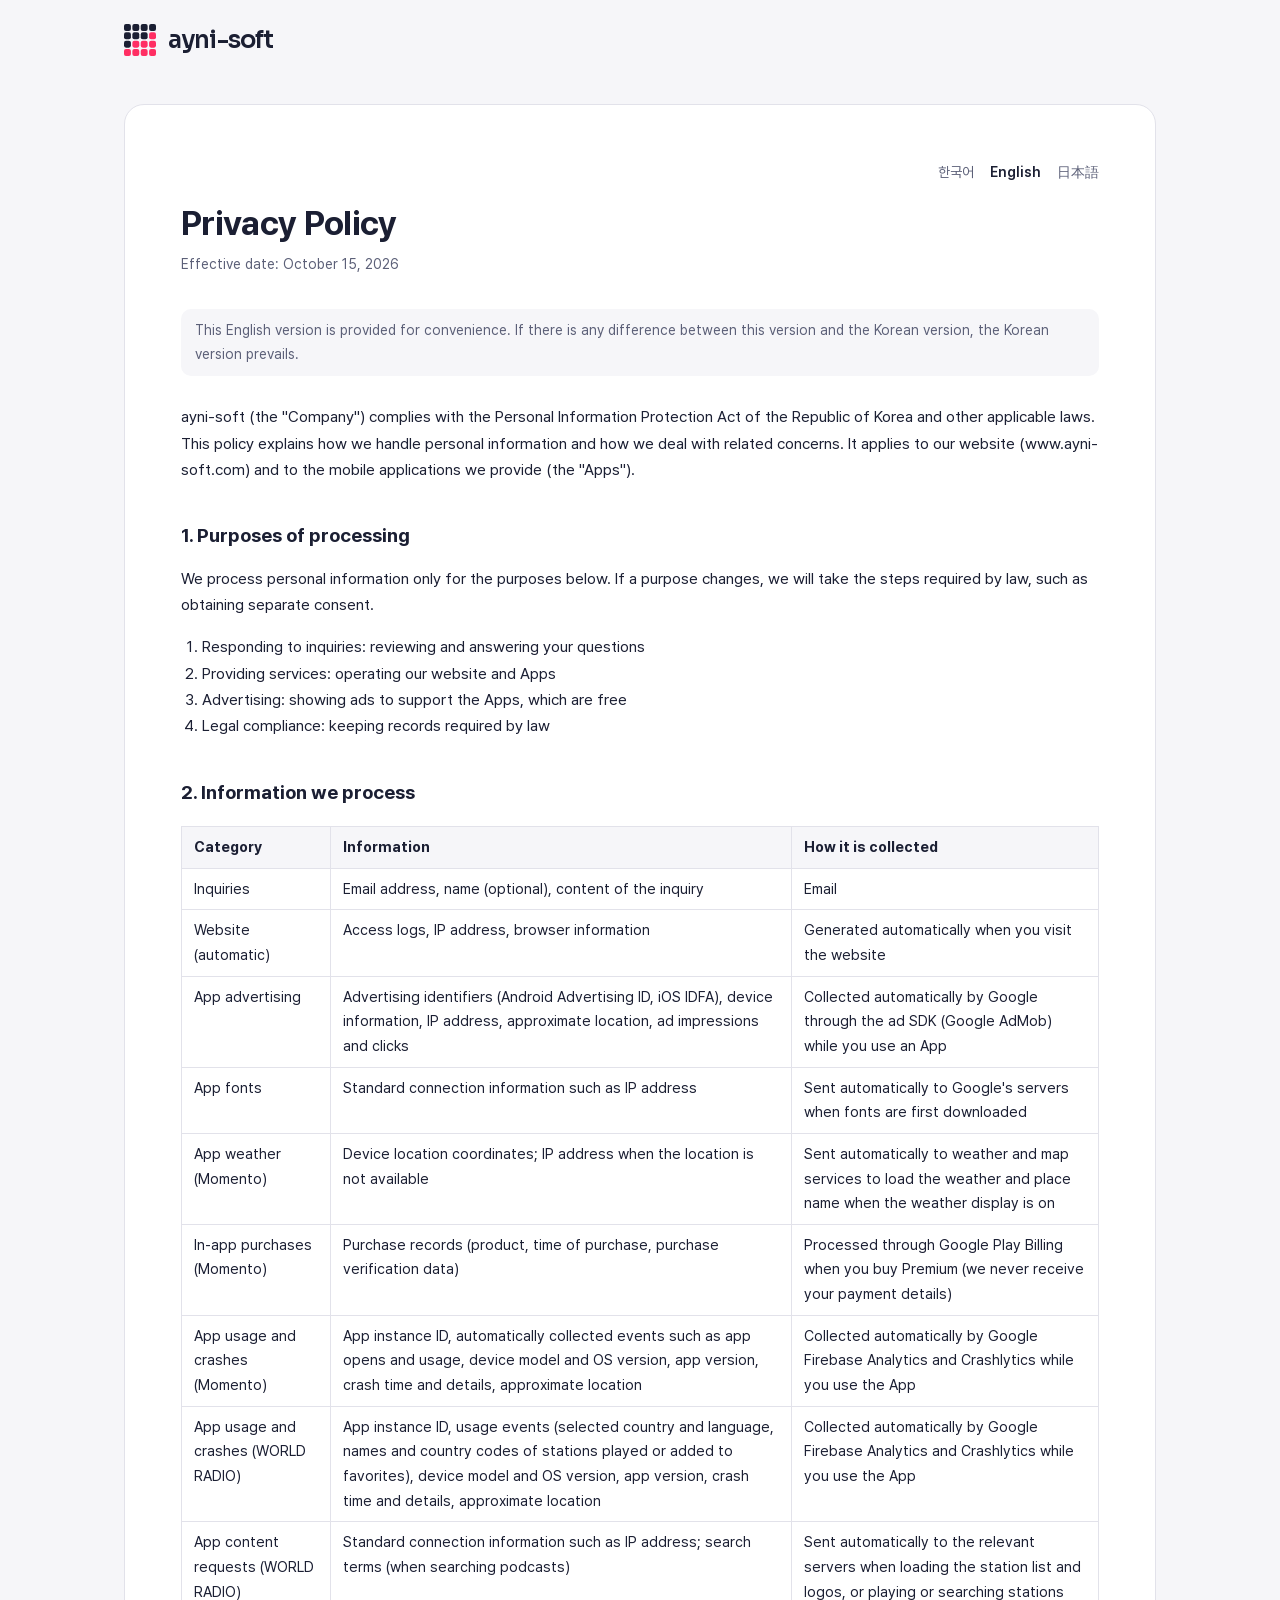
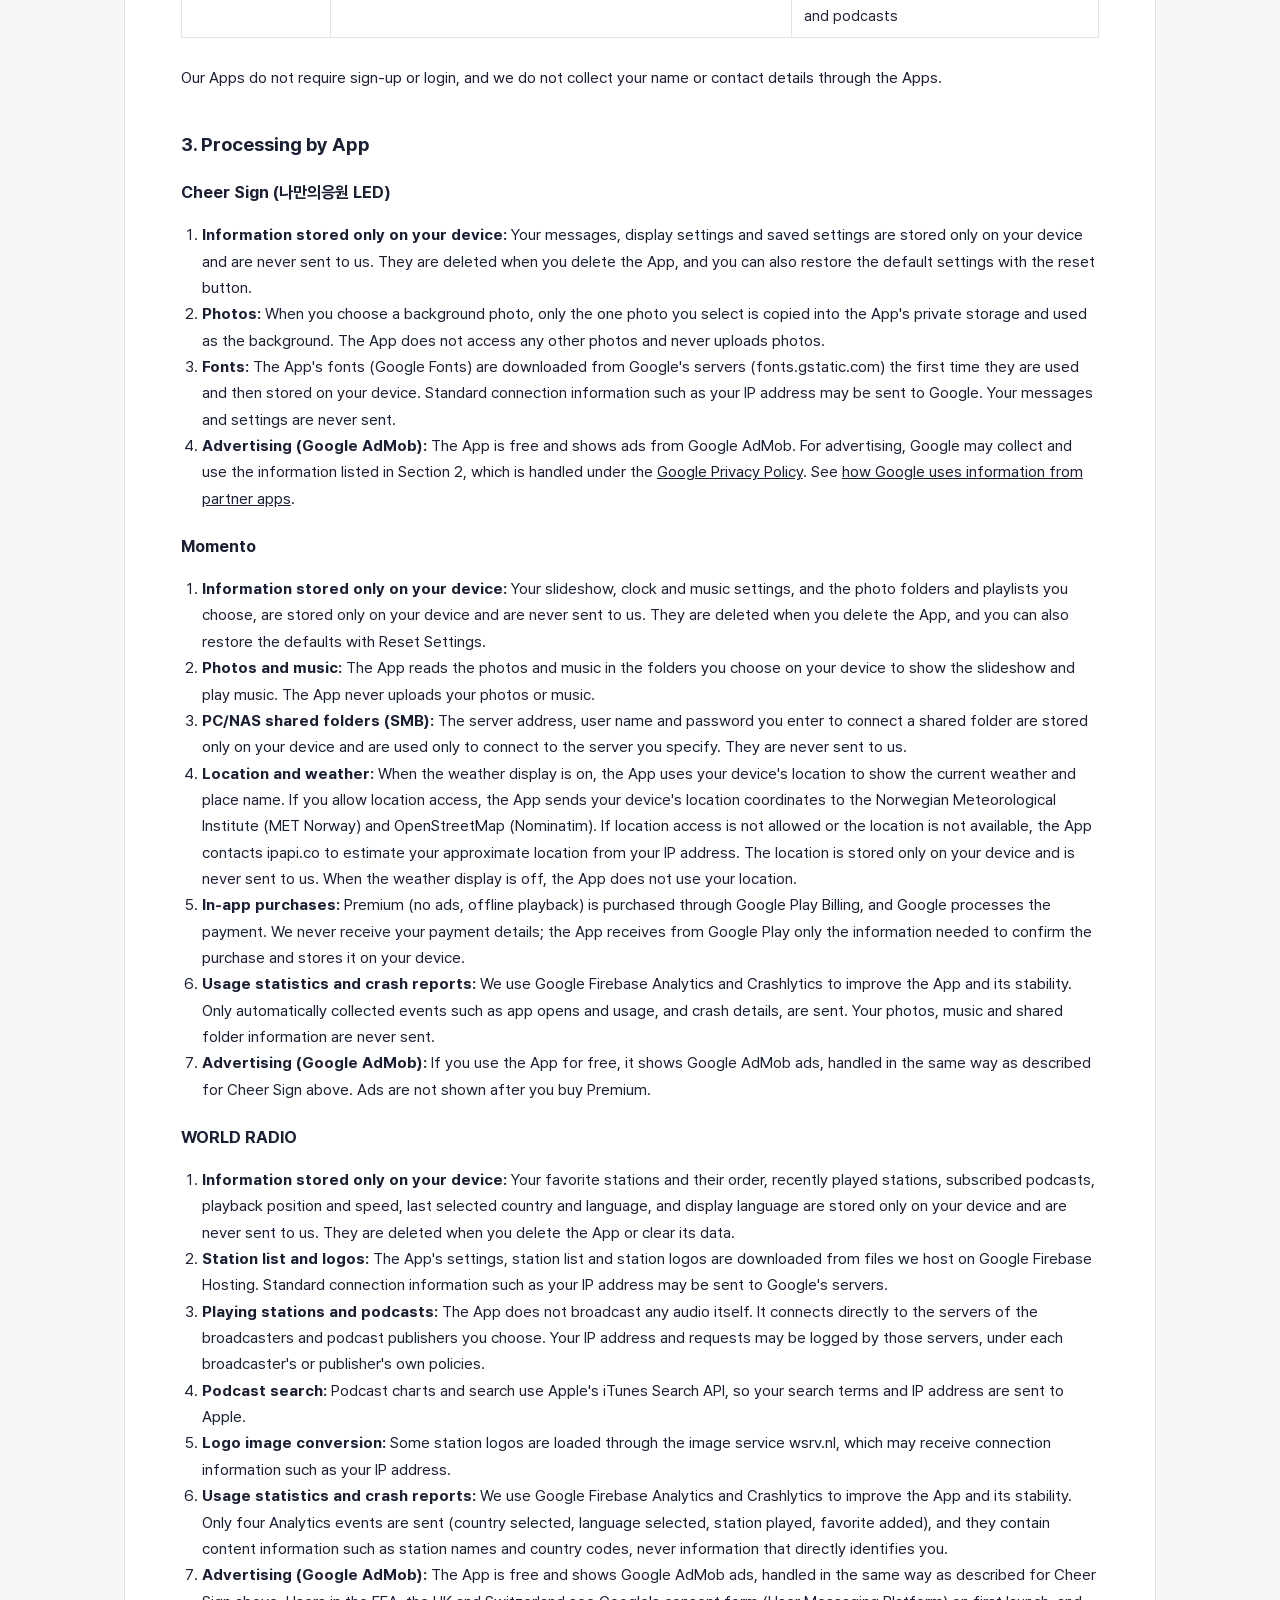
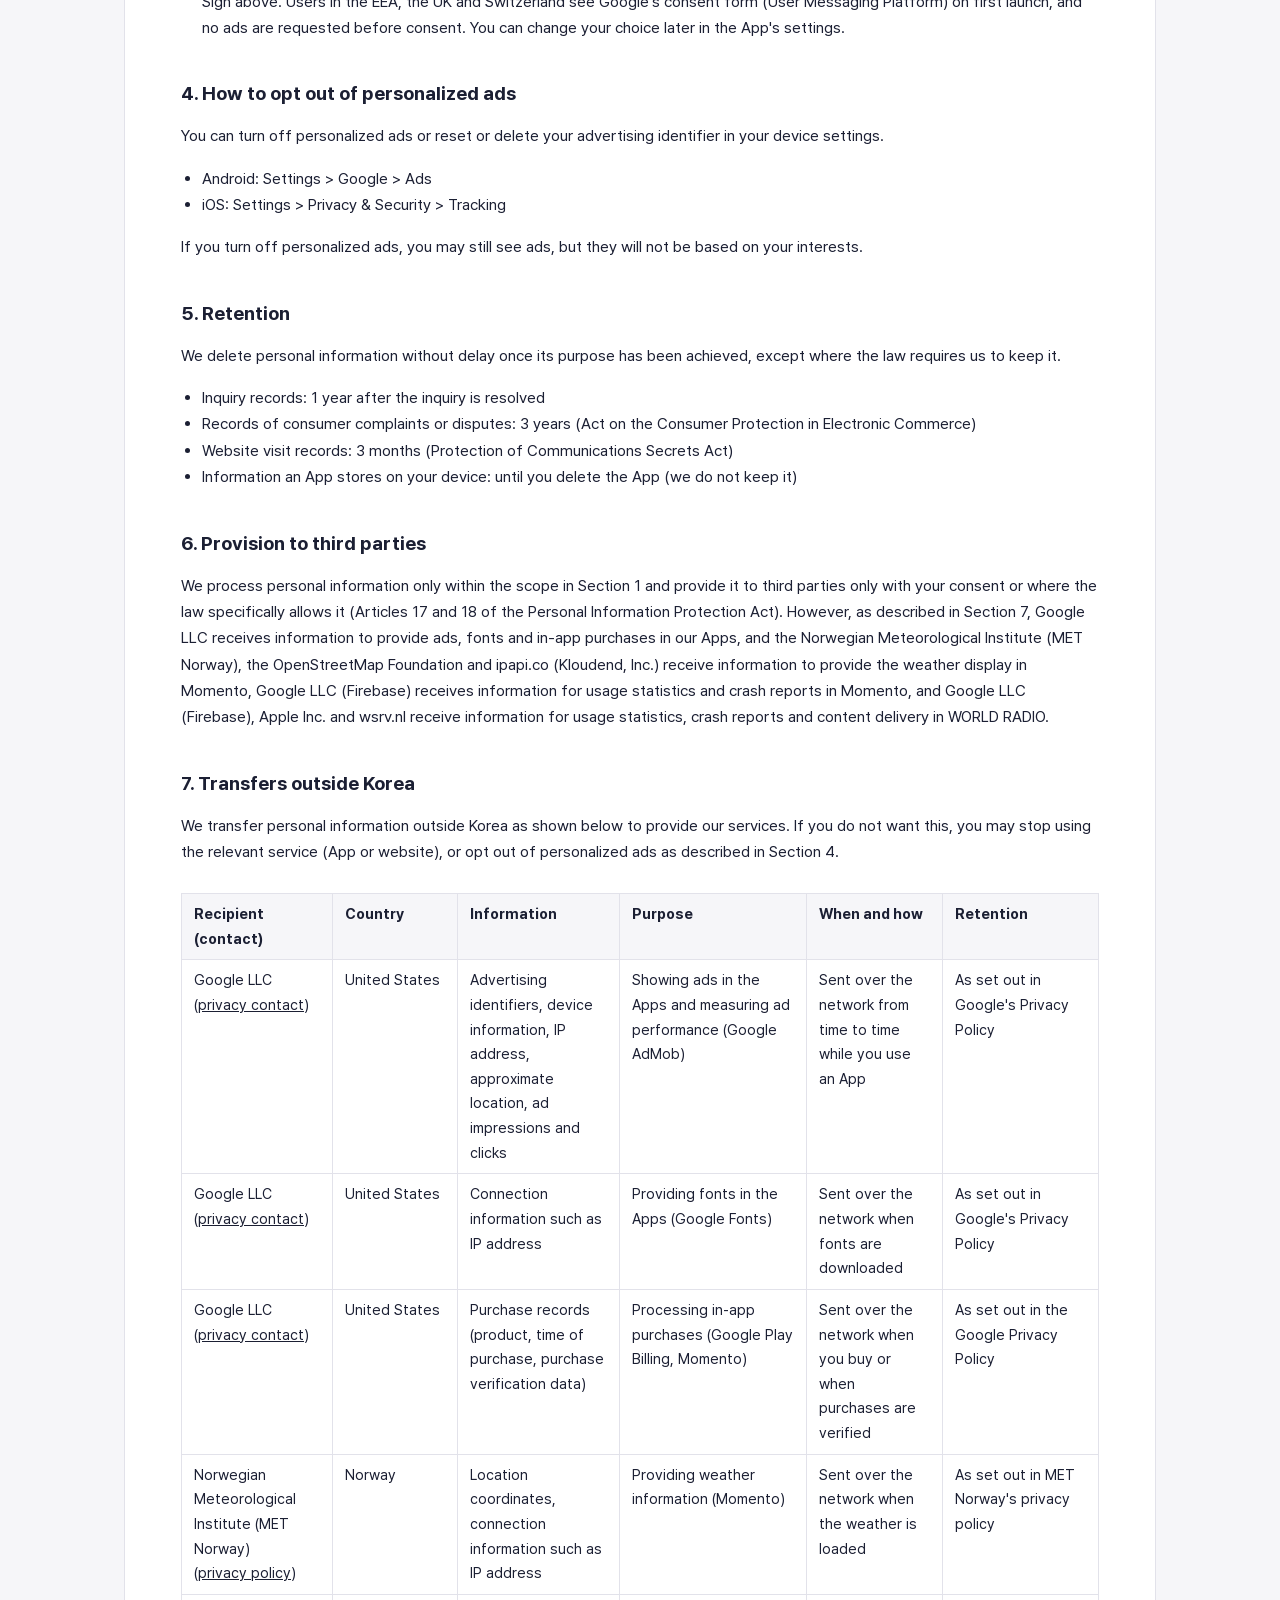
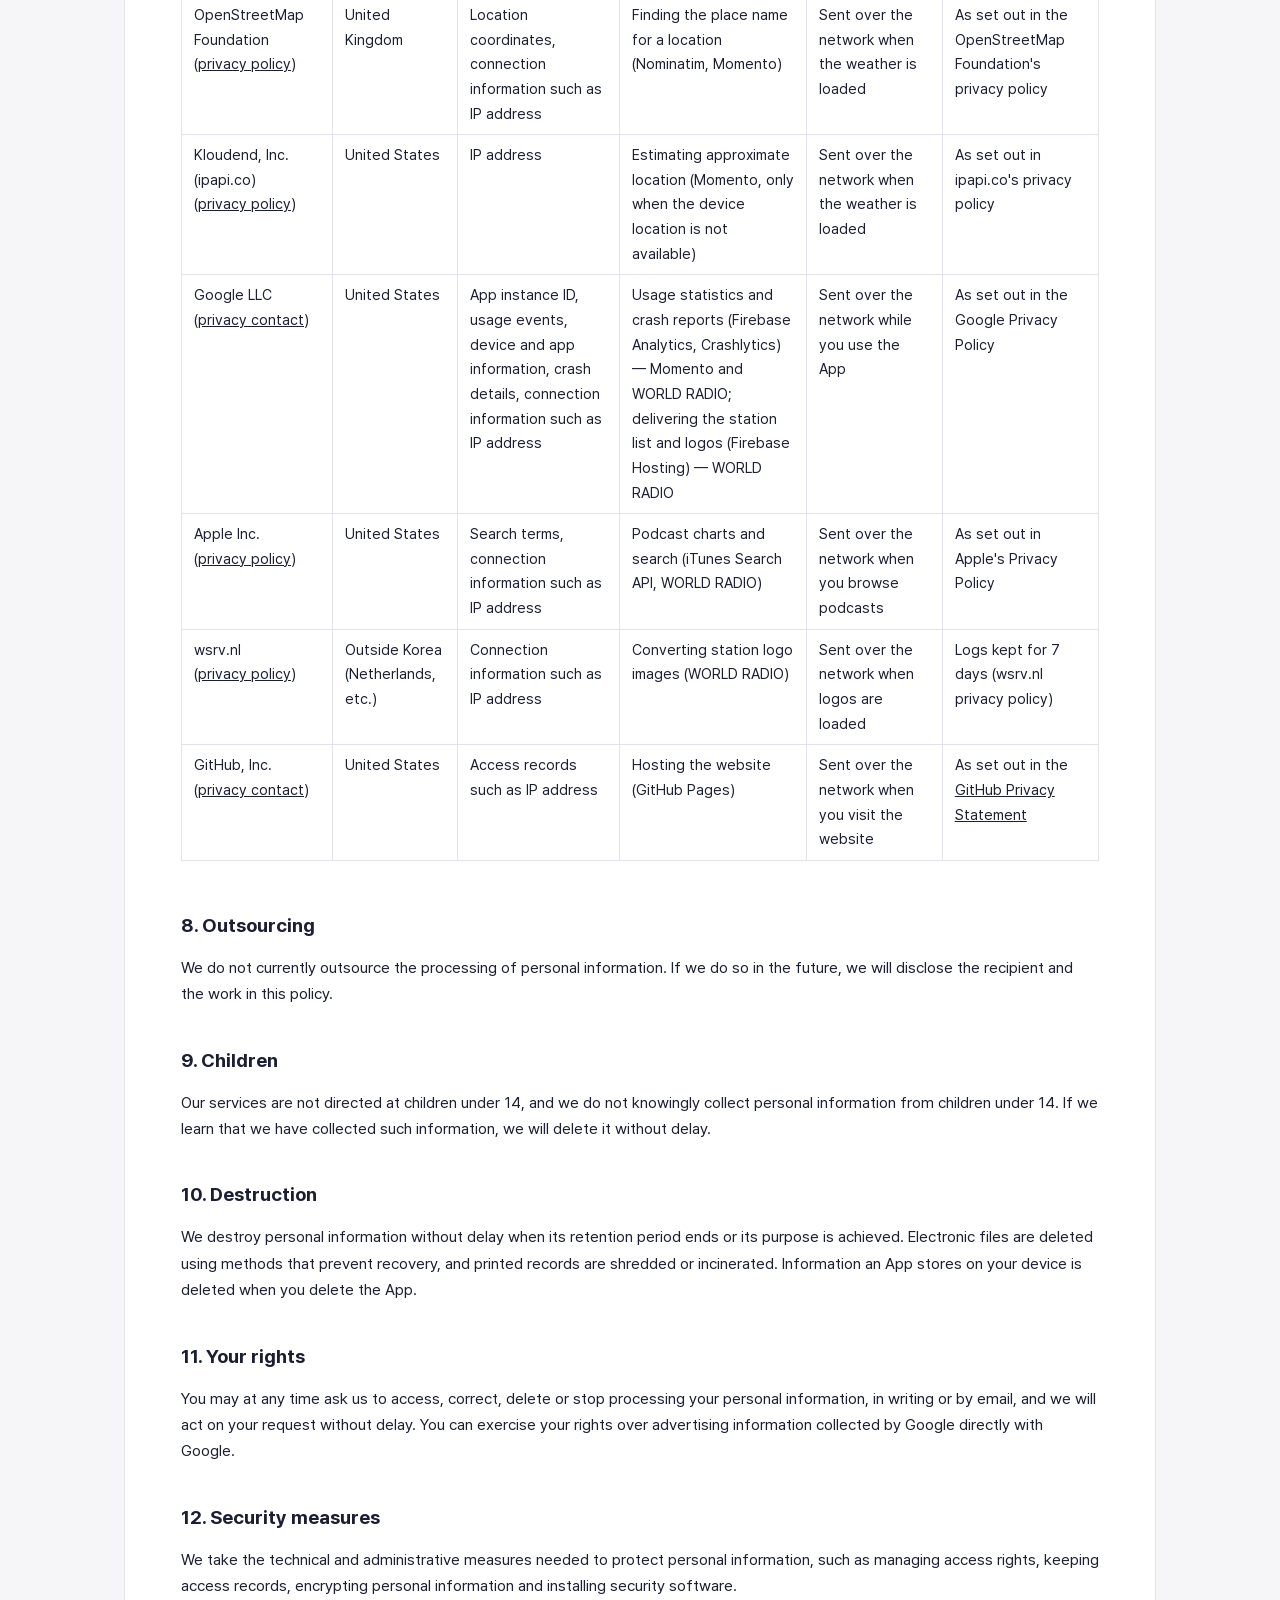
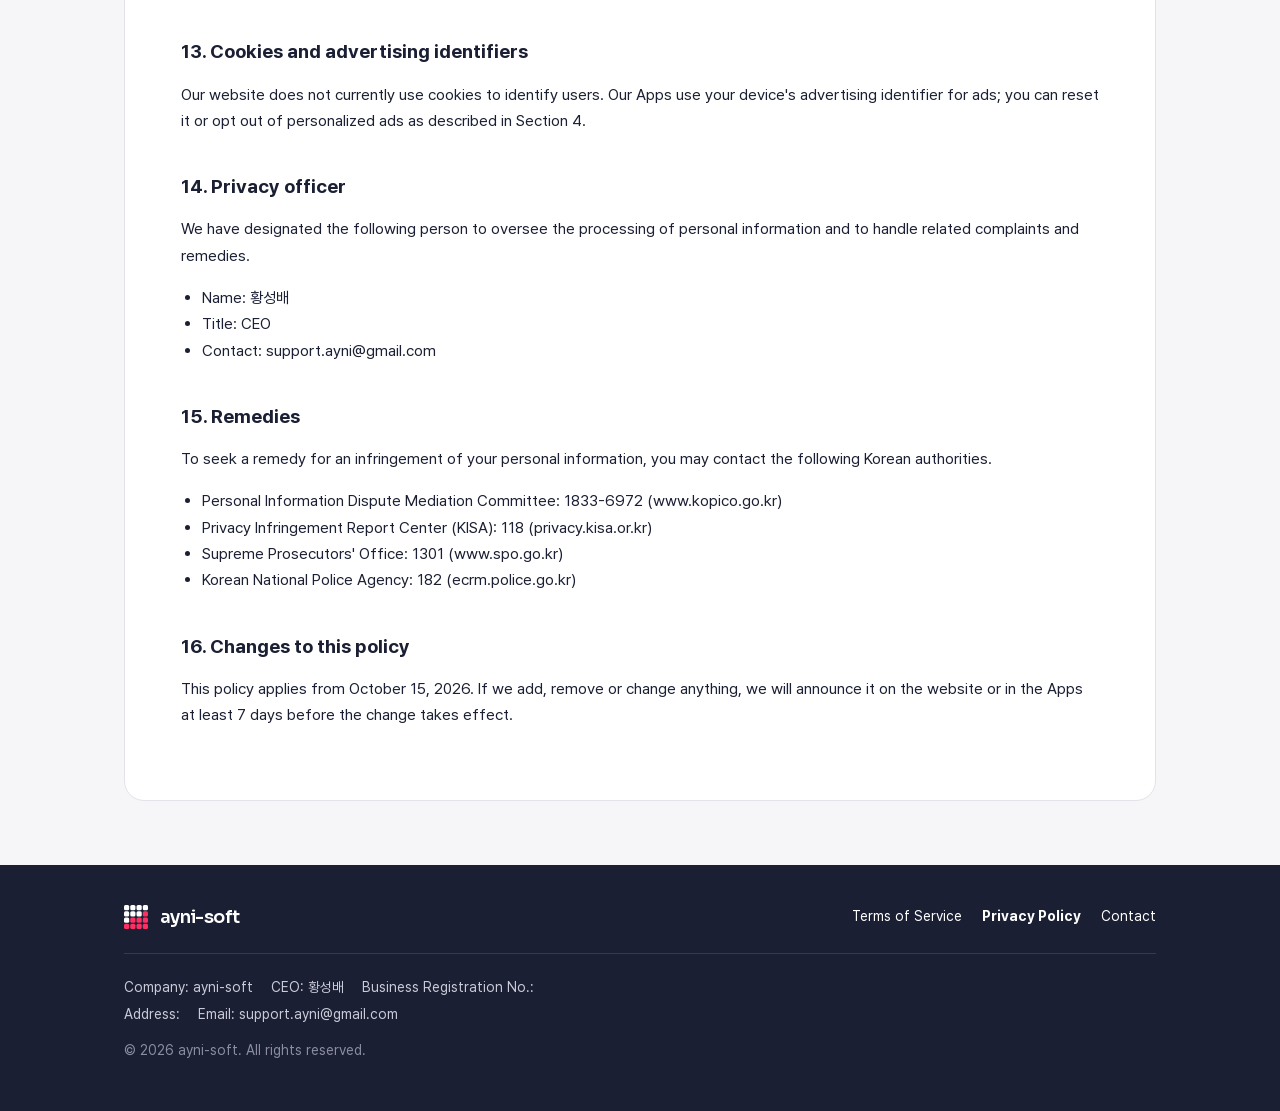
<file: en/privacy.html>
<!doctype html>
<html lang="en">
<head>
<meta charset="utf-8">
<meta name="viewport" content="width=device-width, initial-scale=1">
<title>Privacy Policy · ayni-soft</title>
<meta name="description" content="ayni-soft Privacy Policy">
<link rel="icon" href="/favicon.svg" type="image/svg+xml">
<link rel="alternate" hreflang="ko" href="https://www.ayni-soft.com/privacy.html">
<link rel="alternate" hreflang="en" href="https://www.ayni-soft.com/en/privacy.html">
<link rel="alternate" hreflang="ja" href="https://www.ayni-soft.com/ja/privacy.html">
<link rel="alternate" hreflang="x-default" href="https://www.ayni-soft.com/privacy.html">
<link rel="preload" href="/assets/fonts/Pretendard-Regular.subset.woff2" as="font" type="font/woff2" crossorigin>
<link rel="stylesheet" href="/assets/style.css">
</head>
<body>
<header class="site-header">
  <div class="wrap">
    <a class="brand" href="/" aria-label="ayni-soft home">
      <img src="/assets/symbol.svg" alt="">
      <span class="wordmark">ayni-soft</span>
    </a>
  </div>
</header>
<main>
  <div class="wrap">
    <article class="doc">
      <nav class="lang-switch" aria-label="Language">
        <a href="/privacy.html" lang="ko" hreflang="ko">한국어</a>
        <a href="/en/privacy.html" lang="en" hreflang="en" aria-current="page">English</a>
        <a href="/ja/privacy.html" lang="ja" hreflang="ja">日本語</a>
      </nav>
      <h1>Privacy Policy</h1>
      <p class="meta">Effective date: October 15, 2026</p>
      <p class="note">This English version is provided for convenience. If there is any difference between this version and the Korean version, the Korean version prevails.</p>

      <p>ayni-soft (the "Company") complies with the Personal Information Protection Act of the Republic of Korea and other applicable laws. This policy explains how we handle personal information and how we deal with related concerns. It applies to our website (www.ayni-soft.com) and to the mobile applications we provide (the "Apps").</p>

      <h2>1. Purposes of processing</h2>
      <p>We process personal information only for the purposes below. If a purpose changes, we will take the steps required by law, such as obtaining separate consent.</p>
      <ol>
        <li>Responding to inquiries: reviewing and answering your questions</li>
        <li>Providing services: operating our website and Apps</li>
        <li>Advertising: showing ads to support the Apps, which are free</li>
        <li>Legal compliance: keeping records required by law</li>
      </ol>

      <h2>2. Information we process</h2>
      <div class="table-scroll">
      <table>
        <thead><tr><th>Category</th><th>Information</th><th>How it is collected</th></tr></thead>
        <tbody>
          <tr><td>Inquiries</td><td>Email address, name (optional), content of the inquiry</td><td>Email</td></tr>
          <tr><td>Website (automatic)</td><td>Access logs, IP address, browser information</td><td>Generated automatically when you visit the website</td></tr>
          <tr><td>App advertising</td><td>Advertising identifiers (Android Advertising ID, iOS IDFA), device information, IP address, approximate location, ad impressions and clicks</td><td>Collected automatically by Google through the ad SDK (Google AdMob) while you use an App</td></tr>
          <tr><td>App fonts</td><td>Standard connection information such as IP address</td><td>Sent automatically to Google's servers when fonts are first downloaded</td></tr>
          <tr><td>App weather (Momento)</td><td>Device location coordinates; IP address when the location is not available</td><td>Sent automatically to weather and map services to load the weather and place name when the weather display is on</td></tr>
          <tr><td>In-app purchases (Momento)</td><td>Purchase records (product, time of purchase, purchase verification data)</td><td>Processed through Google Play Billing when you buy Premium (we never receive your payment details)</td></tr>
          <tr><td>App usage and crashes (Momento)</td><td>App instance ID, automatically collected events such as app opens and usage, device model and OS version, app version, crash time and details, approximate location</td><td>Collected automatically by Google Firebase Analytics and Crashlytics while you use the App</td></tr>
          <tr><td>App usage and crashes (WORLD RADIO)</td><td>App instance ID, usage events (selected country and language, names and country codes of stations played or added to favorites), device model and OS version, app version, crash time and details, approximate location</td><td>Collected automatically by Google Firebase Analytics and Crashlytics while you use the App</td></tr>
          <tr><td>App content requests (WORLD RADIO)</td><td>Standard connection information such as IP address; search terms (when searching podcasts)</td><td>Sent automatically to the relevant servers when loading the station list and logos, or playing or searching stations and podcasts</td></tr>
        </tbody>
      </table>
      </div>
      <p>Our Apps do not require sign-up or login, and we do not collect your name or contact details through the Apps.</p>

      <h2>3. Processing by App</h2>
      <h3>Cheer Sign (나만의응원 LED)</h3>
      <ol>
        <li><strong>Information stored only on your device:</strong> Your messages, display settings and saved settings are stored only on your device and are never sent to us. They are deleted when you delete the App, and you can also restore the default settings with the reset button.</li>
        <li><strong>Photos:</strong> When you choose a background photo, only the one photo you select is copied into the App's private storage and used as the background. The App does not access any other photos and never uploads photos.</li>
        <li><strong>Fonts:</strong> The App's fonts (Google Fonts) are downloaded from Google's servers (fonts.gstatic.com) the first time they are used and then stored on your device. Standard connection information such as your IP address may be sent to Google. Your messages and settings are never sent.</li>
        <li><strong>Advertising (Google AdMob):</strong> The App is free and shows ads from Google AdMob. For advertising, Google may collect and use the information listed in Section 2, which is handled under the <a href="https://policies.google.com/privacy" target="_blank" rel="noopener">Google Privacy Policy</a>. See <a href="https://policies.google.com/technologies/partner-sites" target="_blank" rel="noopener">how Google uses information from partner apps</a>.</li>
      </ol>

      <h3>Momento</h3>
      <ol>
        <li><strong>Information stored only on your device:</strong> Your slideshow, clock and music settings, and the photo folders and playlists you choose, are stored only on your device and are never sent to us. They are deleted when you delete the App, and you can also restore the defaults with Reset Settings.</li>
        <li><strong>Photos and music:</strong> The App reads the photos and music in the folders you choose on your device to show the slideshow and play music. The App never uploads your photos or music.</li>
        <li><strong>PC/NAS shared folders (SMB):</strong> The server address, user name and password you enter to connect a shared folder are stored only on your device and are used only to connect to the server you specify. They are never sent to us.</li>
        <li><strong>Location and weather:</strong> When the weather display is on, the App uses your device's location to show the current weather and place name. If you allow location access, the App sends your device's location coordinates to the Norwegian Meteorological Institute (MET Norway) and OpenStreetMap (Nominatim). If location access is not allowed or the location is not available, the App contacts ipapi.co to estimate your approximate location from your IP address. The location is stored only on your device and is never sent to us. When the weather display is off, the App does not use your location.</li>
        <li><strong>In-app purchases:</strong> Premium (no ads, offline playback) is purchased through Google Play Billing, and Google processes the payment. We never receive your payment details; the App receives from Google Play only the information needed to confirm the purchase and stores it on your device.</li>
        <li><strong>Usage statistics and crash reports:</strong> We use Google Firebase Analytics and Crashlytics to improve the App and its stability. Only automatically collected events such as app opens and usage, and crash details, are sent. Your photos, music and shared folder information are never sent.</li>
        <li><strong>Advertising (Google AdMob):</strong> If you use the App for free, it shows Google AdMob ads, handled in the same way as described for Cheer Sign above. Ads are not shown after you buy Premium.</li>
      </ol>

      <h3>WORLD RADIO</h3>
      <ol>
        <li><strong>Information stored only on your device:</strong> Your favorite stations and their order, recently played stations, subscribed podcasts, playback position and speed, last selected country and language, and display language are stored only on your device and are never sent to us. They are deleted when you delete the App or clear its data.</li>
        <li><strong>Station list and logos:</strong> The App's settings, station list and station logos are downloaded from files we host on Google Firebase Hosting. Standard connection information such as your IP address may be sent to Google's servers.</li>
        <li><strong>Playing stations and podcasts:</strong> The App does not broadcast any audio itself. It connects directly to the servers of the broadcasters and podcast publishers you choose. Your IP address and requests may be logged by those servers, under each broadcaster's or publisher's own policies.</li>
        <li><strong>Podcast search:</strong> Podcast charts and search use Apple's iTunes Search API, so your search terms and IP address are sent to Apple.</li>
        <li><strong>Logo image conversion:</strong> Some station logos are loaded through the image service wsrv.nl, which may receive connection information such as your IP address.</li>
        <li><strong>Usage statistics and crash reports:</strong> We use Google Firebase Analytics and Crashlytics to improve the App and its stability. Only four Analytics events are sent (country selected, language selected, station played, favorite added), and they contain content information such as station names and country codes, never information that directly identifies you.</li>
        <li><strong>Advertising (Google AdMob):</strong> The App is free and shows Google AdMob ads, handled in the same way as described for Cheer Sign above. Users in the EEA, the UK and Switzerland see Google's consent form (User Messaging Platform) on first launch, and no ads are requested before consent. You can change your choice later in the App's settings.</li>
      </ol>

      <h2>4. How to opt out of personalized ads</h2>
      <p>You can turn off personalized ads or reset or delete your advertising identifier in your device settings.</p>
      <ul>
        <li>Android: Settings &gt; Google &gt; Ads</li>
        <li>iOS: Settings &gt; Privacy &amp; Security &gt; Tracking</li>
      </ul>
      <p>If you turn off personalized ads, you may still see ads, but they will not be based on your interests.</p>

      <h2>5. Retention</h2>
      <p>We delete personal information without delay once its purpose has been achieved, except where the law requires us to keep it.</p>
      <ul>
        <li>Inquiry records: 1 year after the inquiry is resolved</li>
        <li>Records of consumer complaints or disputes: 3 years (Act on the Consumer Protection in Electronic Commerce)</li>
        <li>Website visit records: 3 months (Protection of Communications Secrets Act)</li>
        <li>Information an App stores on your device: until you delete the App (we do not keep it)</li>
      </ul>

      <h2>6. Provision to third parties</h2>
      <p>We process personal information only within the scope in Section 1 and provide it to third parties only with your consent or where the law specifically allows it (Articles 17 and 18 of the Personal Information Protection Act). However, as described in Section 7, Google LLC receives information to provide ads, fonts and in-app purchases in our Apps, and the Norwegian Meteorological Institute (MET Norway), the OpenStreetMap Foundation and ipapi.co (Kloudend, Inc.) receive information to provide the weather display in Momento, Google LLC (Firebase) receives information for usage statistics and crash reports in Momento, and Google LLC (Firebase), Apple Inc. and wsrv.nl receive information for usage statistics, crash reports and content delivery in WORLD RADIO.</p>

      <h2>7. Transfers outside Korea</h2>
      <p>We transfer personal information outside Korea as shown below to provide our services. If you do not want this, you may stop using the relevant service (App or website), or opt out of personalized ads as described in Section 4.</p>
      <div class="table-scroll">
      <table>
        <thead><tr><th>Recipient (contact)</th><th>Country</th><th>Information</th><th>Purpose</th><th>When and how</th><th>Retention</th></tr></thead>
        <tbody>
          <tr>
            <td>Google LLC<br>(<a href="https://support.google.com/policies/troubleshooter/7575787" target="_blank" rel="noopener">privacy contact</a>)</td>
            <td>United States</td>
            <td>Advertising identifiers, device information, IP address, approximate location, ad impressions and clicks</td>
            <td>Showing ads in the Apps and measuring ad performance (Google AdMob)</td>
            <td>Sent over the network from time to time while you use an App</td>
            <td>As set out in Google's Privacy Policy</td>
          </tr>
          <tr>
            <td>Google LLC<br>(<a href="https://support.google.com/policies/troubleshooter/7575787" target="_blank" rel="noopener">privacy contact</a>)</td>
            <td>United States</td>
            <td>Connection information such as IP address</td>
            <td>Providing fonts in the Apps (Google Fonts)</td>
            <td>Sent over the network when fonts are downloaded</td>
            <td>As set out in Google's Privacy Policy</td>
          </tr>
          <tr>
            <td>Google LLC<br>(<a href="https://support.google.com/policies/troubleshooter/7575787" target="_blank" rel="noopener">privacy contact</a>)</td>
            <td>United States</td>
            <td>Purchase records (product, time of purchase, purchase verification data)</td>
            <td>Processing in-app purchases (Google Play Billing, Momento)</td>
            <td>Sent over the network when you buy or when purchases are verified</td>
            <td>As set out in the Google Privacy Policy</td>
          </tr>
          <tr>
            <td>Norwegian Meteorological Institute (MET Norway)<br>(<a href="https://www.met.no/en/About-us/privacy" target="_blank" rel="noopener">privacy policy</a>)</td>
            <td>Norway</td>
            <td>Location coordinates, connection information such as IP address</td>
            <td>Providing weather information (Momento)</td>
            <td>Sent over the network when the weather is loaded</td>
            <td>As set out in MET Norway's privacy policy</td>
          </tr>
          <tr>
            <td>OpenStreetMap Foundation<br>(<a href="https://osmfoundation.org/wiki/Privacy_Policy" target="_blank" rel="noopener">privacy policy</a>)</td>
            <td>United Kingdom</td>
            <td>Location coordinates, connection information such as IP address</td>
            <td>Finding the place name for a location (Nominatim, Momento)</td>
            <td>Sent over the network when the weather is loaded</td>
            <td>As set out in the OpenStreetMap Foundation's privacy policy</td>
          </tr>
          <tr>
            <td>Kloudend, Inc. (ipapi.co)<br>(<a href="https://ipapi.co/privacy/" target="_blank" rel="noopener">privacy policy</a>)</td>
            <td>United States</td>
            <td>IP address</td>
            <td>Estimating approximate location (Momento, only when the device location is not available)</td>
            <td>Sent over the network when the weather is loaded</td>
            <td>As set out in ipapi.co's privacy policy</td>
          </tr>
          <tr>
            <td>Google LLC<br>(<a href="https://support.google.com/policies/troubleshooter/7575787" target="_blank" rel="noopener">privacy contact</a>)</td>
            <td>United States</td>
            <td>App instance ID, usage events, device and app information, crash details, connection information such as IP address</td>
            <td>Usage statistics and crash reports (Firebase Analytics, Crashlytics) — Momento and WORLD RADIO; delivering the station list and logos (Firebase Hosting) — WORLD RADIO</td>
            <td>Sent over the network while you use the App</td>
            <td>As set out in the Google Privacy Policy</td>
          </tr>
          <tr>
            <td>Apple Inc.<br>(<a href="https://www.apple.com/legal/privacy/" target="_blank" rel="noopener">privacy policy</a>)</td>
            <td>United States</td>
            <td>Search terms, connection information such as IP address</td>
            <td>Podcast charts and search (iTunes Search API, WORLD RADIO)</td>
            <td>Sent over the network when you browse podcasts</td>
            <td>As set out in Apple's Privacy Policy</td>
          </tr>
          <tr>
            <td>wsrv.nl<br>(<a href="https://github.com/weserv/images/blob/5.x/Privacy-Policy.md" target="_blank" rel="noopener">privacy policy</a>)</td>
            <td>Outside Korea (Netherlands, etc.)</td>
            <td>Connection information such as IP address</td>
            <td>Converting station logo images (WORLD RADIO)</td>
            <td>Sent over the network when logos are loaded</td>
            <td>Logs kept for 7 days (wsrv.nl privacy policy)</td>
          </tr>
          <tr>
            <td>GitHub, Inc.<br>(<a href="https://support.github.com/contact/privacy" target="_blank" rel="noopener">privacy contact</a>)</td>
            <td>United States</td>
            <td>Access records such as IP address</td>
            <td>Hosting the website (GitHub Pages)</td>
            <td>Sent over the network when you visit the website</td>
            <td>As set out in the <a href="https://docs.github.com/site-policy/privacy-policies/github-general-privacy-statement" target="_blank" rel="noopener">GitHub Privacy Statement</a></td>
          </tr>
        </tbody>
      </table>
      </div>

      <h2>8. Outsourcing</h2>
      <p>We do not currently outsource the processing of personal information. If we do so in the future, we will disclose the recipient and the work in this policy.</p>

      <h2>9. Children</h2>
      <p>Our services are not directed at children under 14, and we do not knowingly collect personal information from children under 14. If we learn that we have collected such information, we will delete it without delay.</p>

      <h2>10. Destruction</h2>
      <p>We destroy personal information without delay when its retention period ends or its purpose is achieved. Electronic files are deleted using methods that prevent recovery, and printed records are shredded or incinerated. Information an App stores on your device is deleted when you delete the App.</p>

      <h2>11. Your rights</h2>
      <p>You may at any time ask us to access, correct, delete or stop processing your personal information, in writing or by email, and we will act on your request without delay. You can exercise your rights over advertising information collected by Google directly with Google.</p>

      <h2>12. Security measures</h2>
      <p>We take the technical and administrative measures needed to protect personal information, such as managing access rights, keeping access records, encrypting personal information and installing security software.</p>

      <h2>13. Cookies and advertising identifiers</h2>
      <p>Our website does not currently use cookies to identify users. Our Apps use your device's advertising identifier for ads; you can reset it or opt out of personalized ads as described in Section 4.</p>

      <h2>14. Privacy officer</h2>
      <p>We have designated the following person to oversee the processing of personal information and to handle related complaints and remedies.</p>
      <ul>
        <li>Name: 황성배</li>
        <li>Title: CEO</li>
        <li>Contact: support.ayni@gmail.com</li>
      </ul>

      <h2>15. Remedies</h2>
      <p>To seek a remedy for an infringement of your personal information, you may contact the following Korean authorities.</p>
      <ul>
        <li>Personal Information Dispute Mediation Committee: 1833-6972 (www.kopico.go.kr)</li>
        <li>Privacy Infringement Report Center (KISA): 118 (privacy.kisa.or.kr)</li>
        <li>Supreme Prosecutors' Office: 1301 (www.spo.go.kr)</li>
        <li>Korean National Police Agency: 182 (ecrm.police.go.kr)</li>
      </ul>

      <h2>16. Changes to this policy</h2>
      <p>This policy applies from October 15, 2026. If we add, remove or change anything, we will announce it on the website or in the Apps at least 7 days before the change takes effect.</p>
    </article>
  </div>
</main>
<footer class="site-footer">
  <div class="wrap">
    <div class="footer-top">
      <a class="brand" href="/" aria-label="ayni-soft home">
        <img src="/assets/symbol-white.svg" alt="">
        <span class="wordmark">ayni-soft</span>
      </a>
      <ul class="footer-links">
        <li><a href="/en/terms.html">Terms of Service</a></li>
        <li><a class="strong" href="/en/privacy.html">Privacy Policy</a></li>
        <li><a href="mailto:support.ayni@gmail.com">Contact</a></li>
      </ul>
    </div>
    <p class="company-info">
      <span>Company: ayni-soft</span>
      <span>CEO: 황성배</span>
      <span>Business Registration No.: </span><br>
      <span>Address: </span>
      <span>Email: support.ayni@gmail.com</span>
    </p>
    <p class="copyright">© 2026 ayni-soft. All rights reserved.</p>
  </div>
</footer>
</body>
</html>
</file>
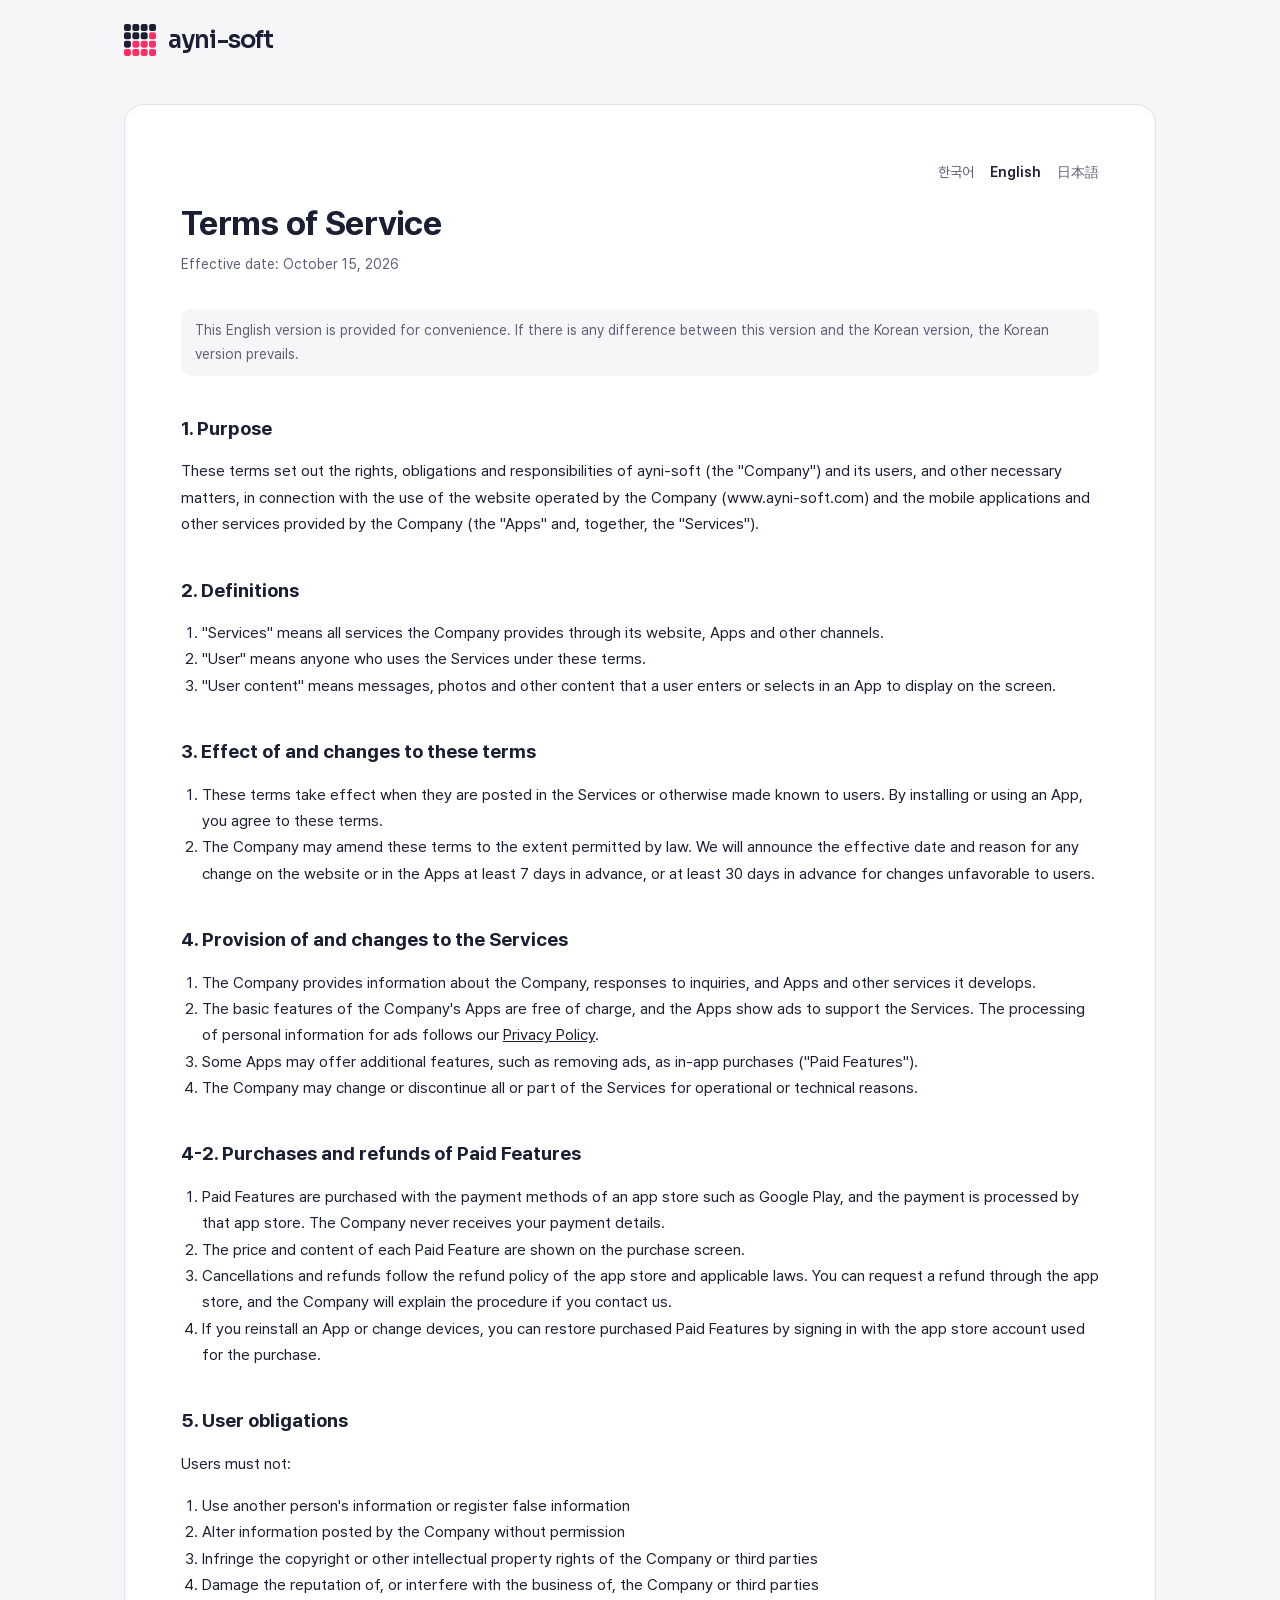
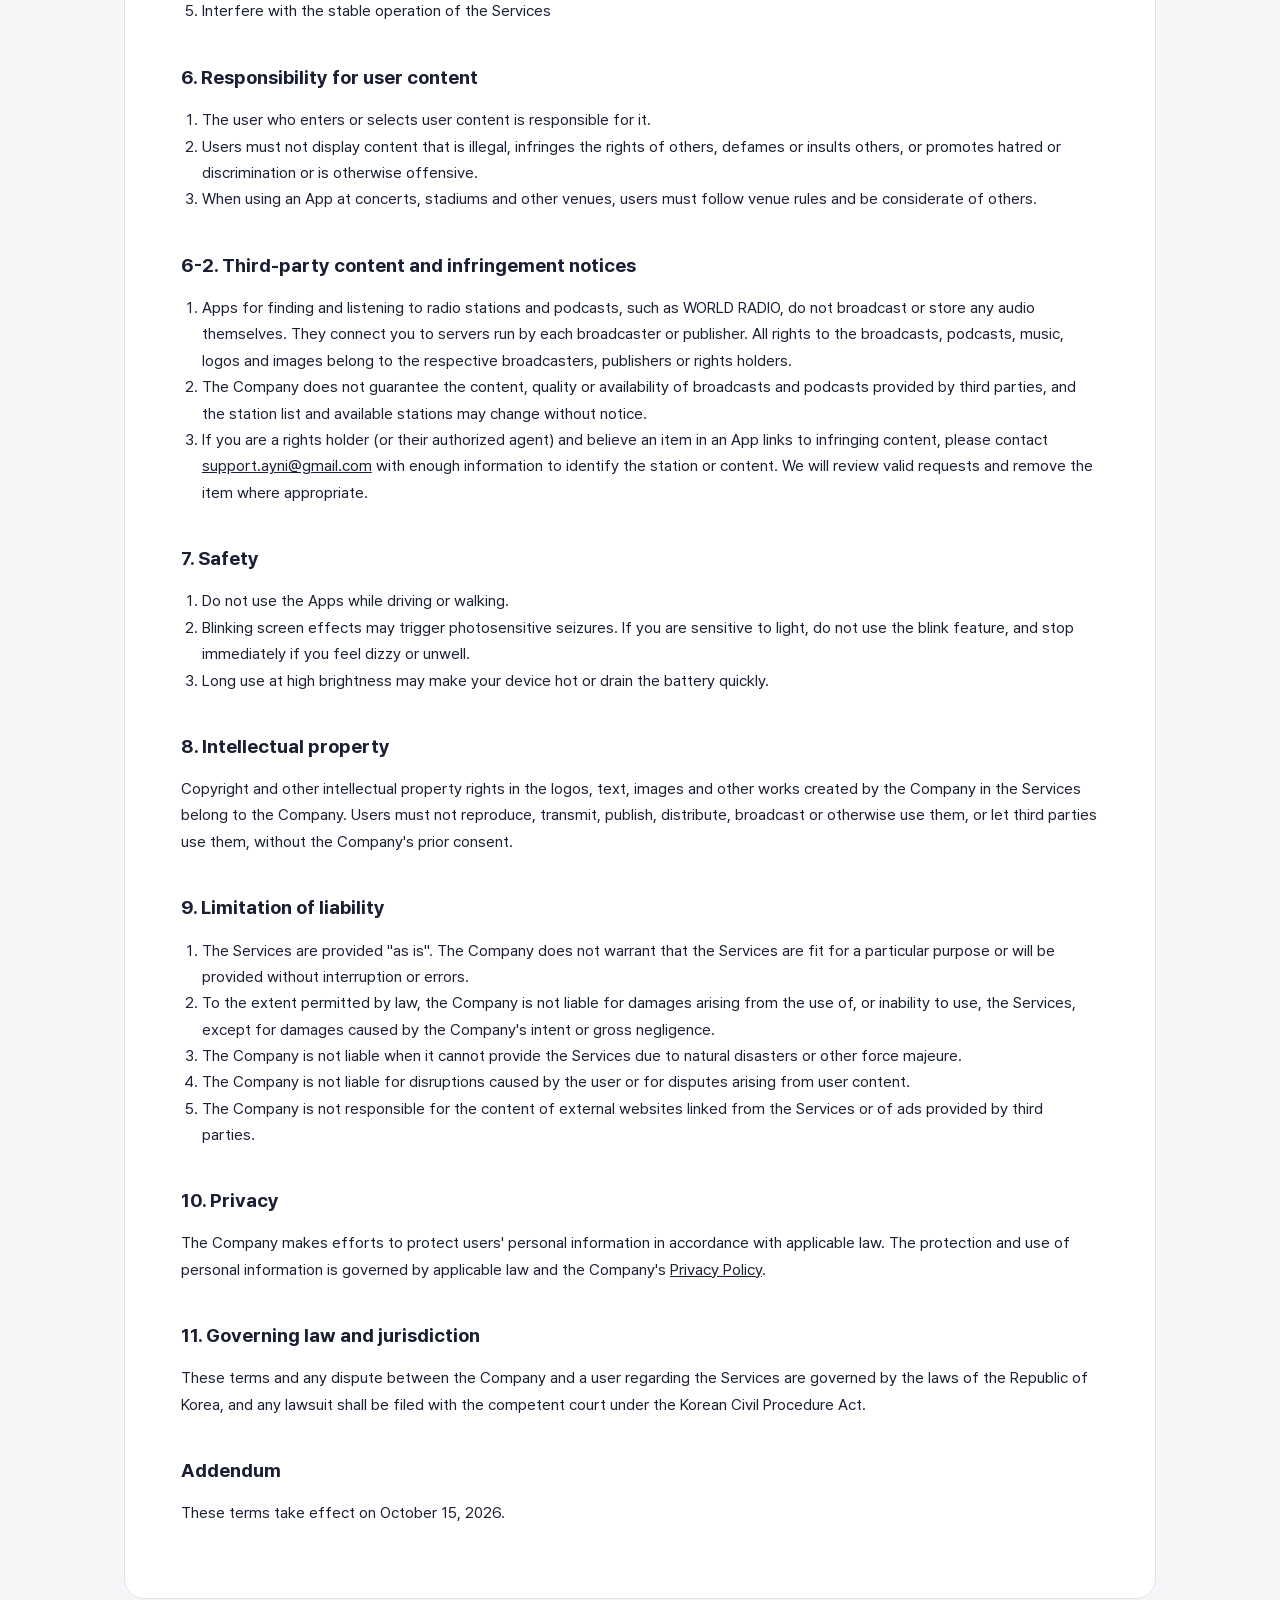
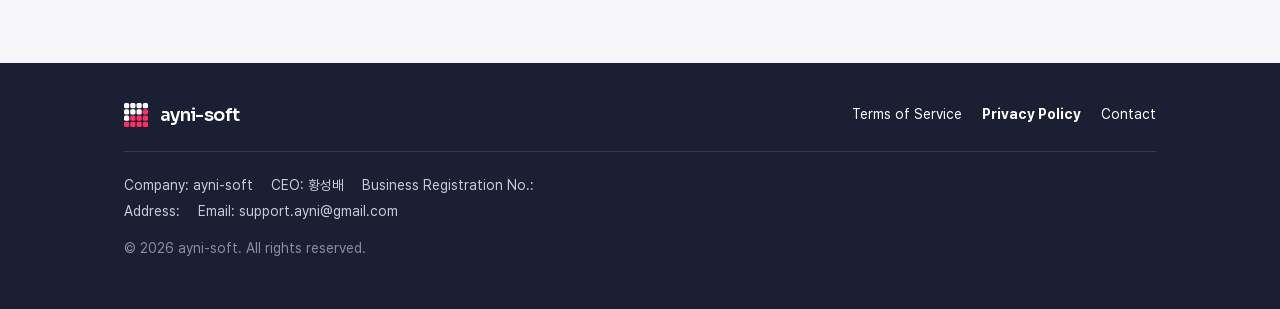
<file: en/terms.html>
<!doctype html>
<html lang="en">
<head>
<meta charset="utf-8">
<meta name="viewport" content="width=device-width, initial-scale=1">
<title>Terms of Service · ayni-soft</title>
<meta name="description" content="ayni-soft Terms of Service">
<link rel="icon" href="/favicon.svg" type="image/svg+xml">
<link rel="alternate" hreflang="ko" href="https://www.ayni-soft.com/terms.html">
<link rel="alternate" hreflang="en" href="https://www.ayni-soft.com/en/terms.html">
<link rel="alternate" hreflang="ja" href="https://www.ayni-soft.com/ja/terms.html">
<link rel="alternate" hreflang="x-default" href="https://www.ayni-soft.com/terms.html">
<link rel="preload" href="/assets/fonts/Pretendard-Regular.subset.woff2" as="font" type="font/woff2" crossorigin>
<link rel="stylesheet" href="/assets/style.css">
</head>
<body>
<header class="site-header">
  <div class="wrap">
    <a class="brand" href="/" aria-label="ayni-soft home">
      <img src="/assets/symbol.svg" alt="">
      <span class="wordmark">ayni-soft</span>
    </a>
  </div>
</header>
<main>
  <div class="wrap">
    <article class="doc">
      <nav class="lang-switch" aria-label="Language">
        <a href="/terms.html" lang="ko" hreflang="ko">한국어</a>
        <a href="/en/terms.html" lang="en" hreflang="en" aria-current="page">English</a>
        <a href="/ja/terms.html" lang="ja" hreflang="ja">日本語</a>
      </nav>
      <h1>Terms of Service</h1>
      <p class="meta">Effective date: October 15, 2026</p>
      <p class="note">This English version is provided for convenience. If there is any difference between this version and the Korean version, the Korean version prevails.</p>

      <h2>1. Purpose</h2>
      <p>These terms set out the rights, obligations and responsibilities of ayni-soft (the "Company") and its users, and other necessary matters, in connection with the use of the website operated by the Company (www.ayni-soft.com) and the mobile applications and other services provided by the Company (the "Apps" and, together, the "Services").</p>

      <h2>2. Definitions</h2>
      <ol>
        <li>"Services" means all services the Company provides through its website, Apps and other channels.</li>
        <li>"User" means anyone who uses the Services under these terms.</li>
        <li>"User content" means messages, photos and other content that a user enters or selects in an App to display on the screen.</li>
      </ol>

      <h2>3. Effect of and changes to these terms</h2>
      <ol>
        <li>These terms take effect when they are posted in the Services or otherwise made known to users. By installing or using an App, you agree to these terms.</li>
        <li>The Company may amend these terms to the extent permitted by law. We will announce the effective date and reason for any change on the website or in the Apps at least 7 days in advance, or at least 30 days in advance for changes unfavorable to users.</li>
      </ol>

      <h2>4. Provision of and changes to the Services</h2>
      <ol>
        <li>The Company provides information about the Company, responses to inquiries, and Apps and other services it develops.</li>
        <li>The basic features of the Company's Apps are free of charge, and the Apps show ads to support the Services. The processing of personal information for ads follows our <a href="/en/privacy.html">Privacy Policy</a>.</li>
        <li>Some Apps may offer additional features, such as removing ads, as in-app purchases ("Paid Features").</li>
        <li>The Company may change or discontinue all or part of the Services for operational or technical reasons.</li>
      </ol>

      <h2>4-2. Purchases and refunds of Paid Features</h2>
      <ol>
        <li>Paid Features are purchased with the payment methods of an app store such as Google Play, and the payment is processed by that app store. The Company never receives your payment details.</li>
        <li>The price and content of each Paid Feature are shown on the purchase screen.</li>
        <li>Cancellations and refunds follow the refund policy of the app store and applicable laws. You can request a refund through the app store, and the Company will explain the procedure if you contact us.</li>
        <li>If you reinstall an App or change devices, you can restore purchased Paid Features by signing in with the app store account used for the purchase.</li>
      </ol>

      <h2>5. User obligations</h2>
      <p>Users must not:</p>
      <ol>
        <li>Use another person's information or register false information</li>
        <li>Alter information posted by the Company without permission</li>
        <li>Infringe the copyright or other intellectual property rights of the Company or third parties</li>
        <li>Damage the reputation of, or interfere with the business of, the Company or third parties</li>
        <li>Interfere with the stable operation of the Services</li>
      </ol>

      <h2>6. Responsibility for user content</h2>
      <ol>
        <li>The user who enters or selects user content is responsible for it.</li>
        <li>Users must not display content that is illegal, infringes the rights of others, defames or insults others, or promotes hatred or discrimination or is otherwise offensive.</li>
        <li>When using an App at concerts, stadiums and other venues, users must follow venue rules and be considerate of others.</li>
      </ol>

      <h2>6-2. Third-party content and infringement notices</h2>
      <ol>
        <li>Apps for finding and listening to radio stations and podcasts, such as WORLD RADIO, do not broadcast or store any audio themselves. They connect you to servers run by each broadcaster or publisher. All rights to the broadcasts, podcasts, music, logos and images belong to the respective broadcasters, publishers or rights holders.</li>
        <li>The Company does not guarantee the content, quality or availability of broadcasts and podcasts provided by third parties, and the station list and available stations may change without notice.</li>
        <li>If you are a rights holder (or their authorized agent) and believe an item in an App links to infringing content, please contact <a href="mailto:support.ayni@gmail.com">support.ayni@gmail.com</a> with enough information to identify the station or content. We will review valid requests and remove the item where appropriate.</li>
      </ol>

      <h2>7. Safety</h2>
      <ol>
        <li>Do not use the Apps while driving or walking.</li>
        <li>Blinking screen effects may trigger photosensitive seizures. If you are sensitive to light, do not use the blink feature, and stop immediately if you feel dizzy or unwell.</li>
        <li>Long use at high brightness may make your device hot or drain the battery quickly.</li>
      </ol>

      <h2>8. Intellectual property</h2>
      <p>Copyright and other intellectual property rights in the logos, text, images and other works created by the Company in the Services belong to the Company. Users must not reproduce, transmit, publish, distribute, broadcast or otherwise use them, or let third parties use them, without the Company's prior consent.</p>

      <h2>9. Limitation of liability</h2>
      <ol>
        <li>The Services are provided "as is". The Company does not warrant that the Services are fit for a particular purpose or will be provided without interruption or errors.</li>
        <li>To the extent permitted by law, the Company is not liable for damages arising from the use of, or inability to use, the Services, except for damages caused by the Company's intent or gross negligence.</li>
        <li>The Company is not liable when it cannot provide the Services due to natural disasters or other force majeure.</li>
        <li>The Company is not liable for disruptions caused by the user or for disputes arising from user content.</li>
        <li>The Company is not responsible for the content of external websites linked from the Services or of ads provided by third parties.</li>
      </ol>

      <h2>10. Privacy</h2>
      <p>The Company makes efforts to protect users' personal information in accordance with applicable law. The protection and use of personal information is governed by applicable law and the Company's <a href="/en/privacy.html">Privacy Policy</a>.</p>

      <h2>11. Governing law and jurisdiction</h2>
      <p>These terms and any dispute between the Company and a user regarding the Services are governed by the laws of the Republic of Korea, and any lawsuit shall be filed with the competent court under the Korean Civil Procedure Act.</p>

      <h2>Addendum</h2>
      <p>These terms take effect on October 15, 2026.</p>
    </article>
  </div>
</main>
<footer class="site-footer">
  <div class="wrap">
    <div class="footer-top">
      <a class="brand" href="/" aria-label="ayni-soft home">
        <img src="/assets/symbol-white.svg" alt="">
        <span class="wordmark">ayni-soft</span>
      </a>
      <ul class="footer-links">
        <li><a href="/en/terms.html">Terms of Service</a></li>
        <li><a class="strong" href="/en/privacy.html">Privacy Policy</a></li>
        <li><a href="mailto:support.ayni@gmail.com">Contact</a></li>
      </ul>
    </div>
    <p class="company-info">
      <span>Company: ayni-soft</span>
      <span>CEO: 황성배</span>
      <span>Business Registration No.: </span><br>
      <span>Address: </span>
      <span>Email: support.ayni@gmail.com</span>
    </p>
    <p class="copyright">© 2026 ayni-soft. All rights reserved.</p>
  </div>
</footer>
</body>
</html>
</file>
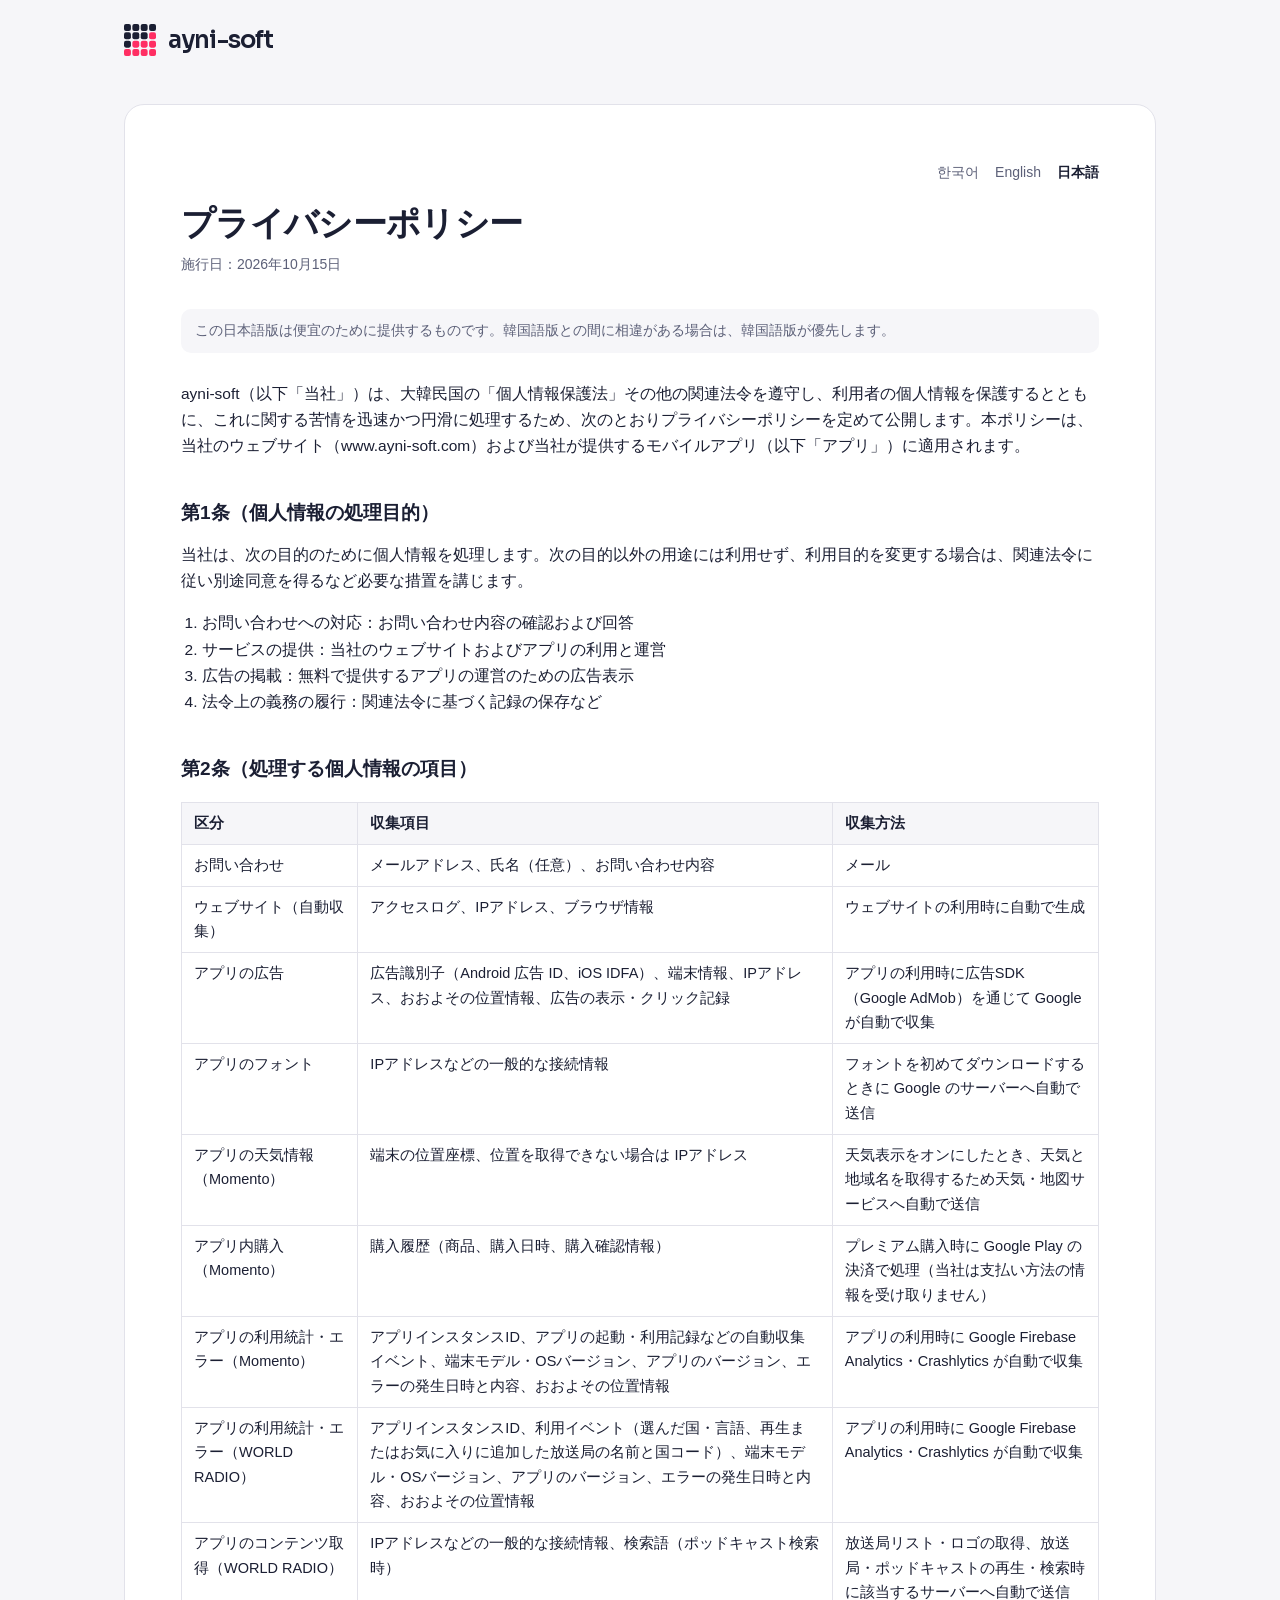
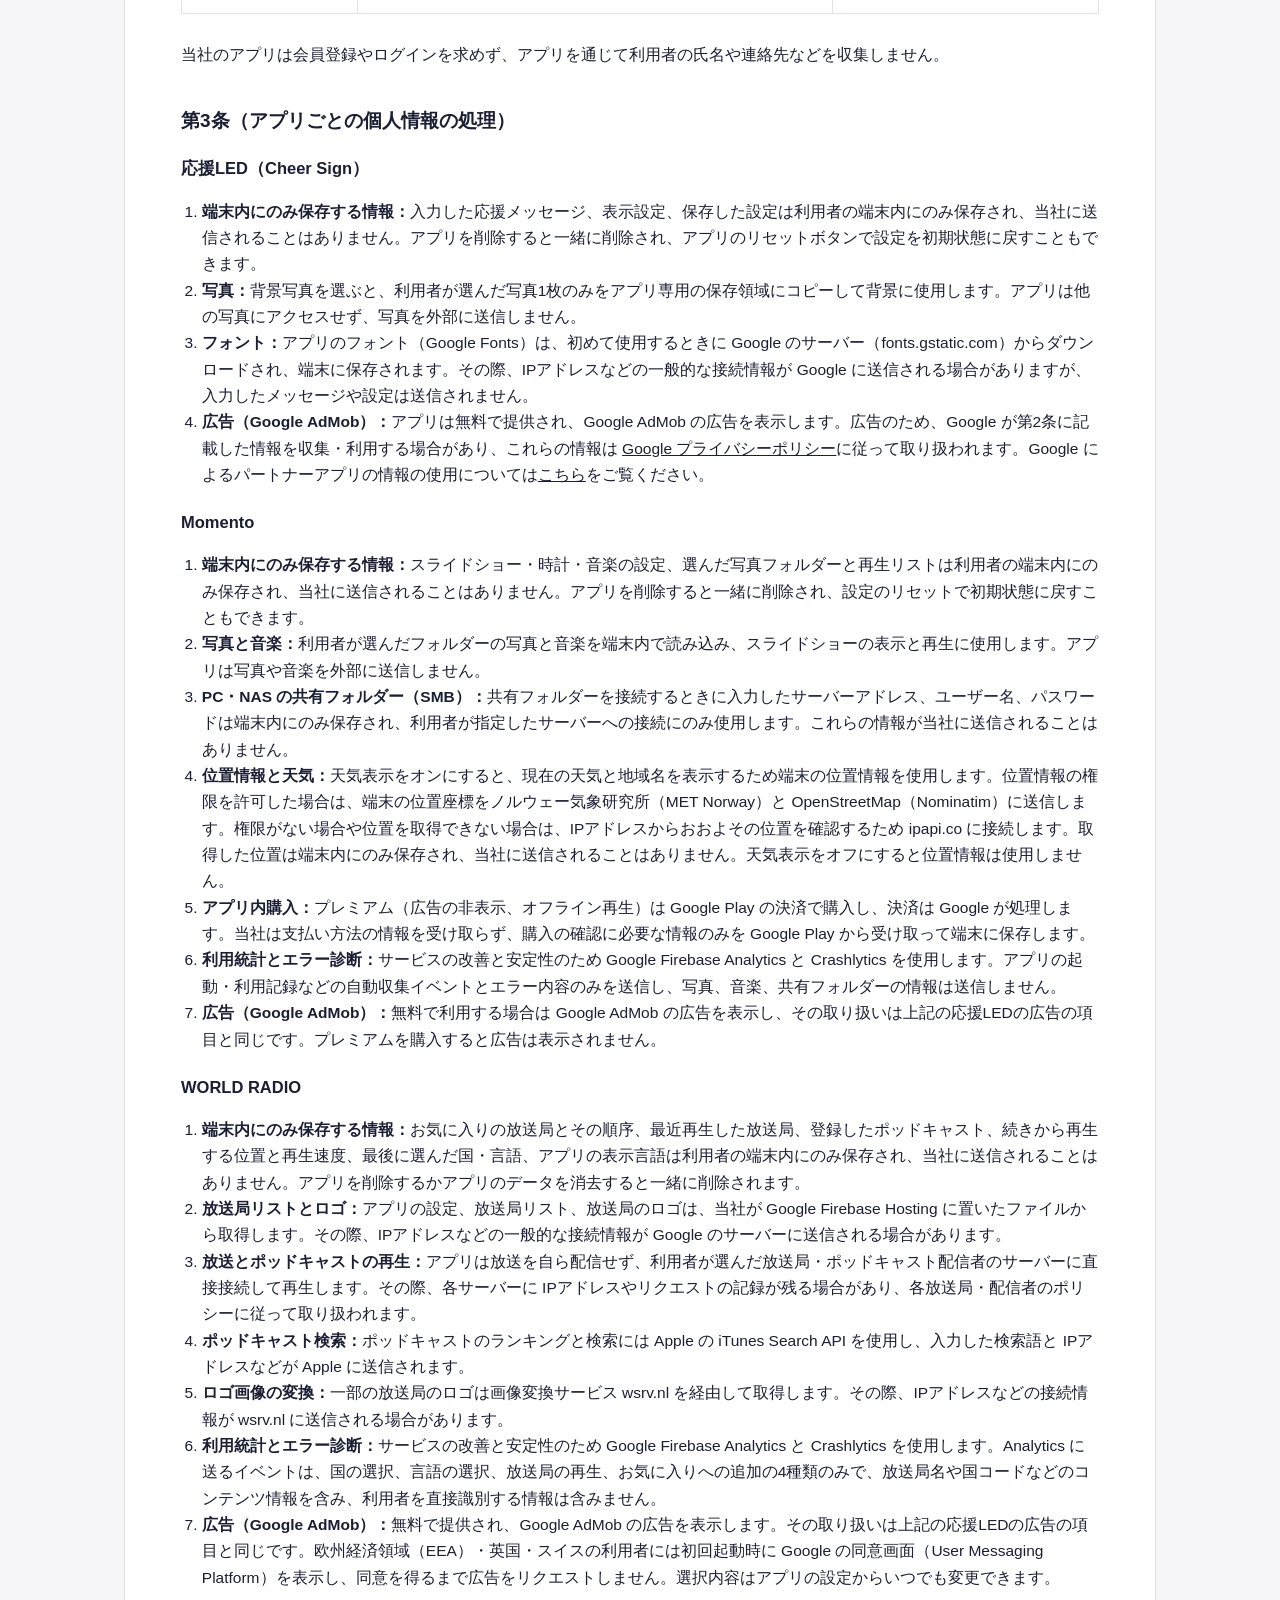
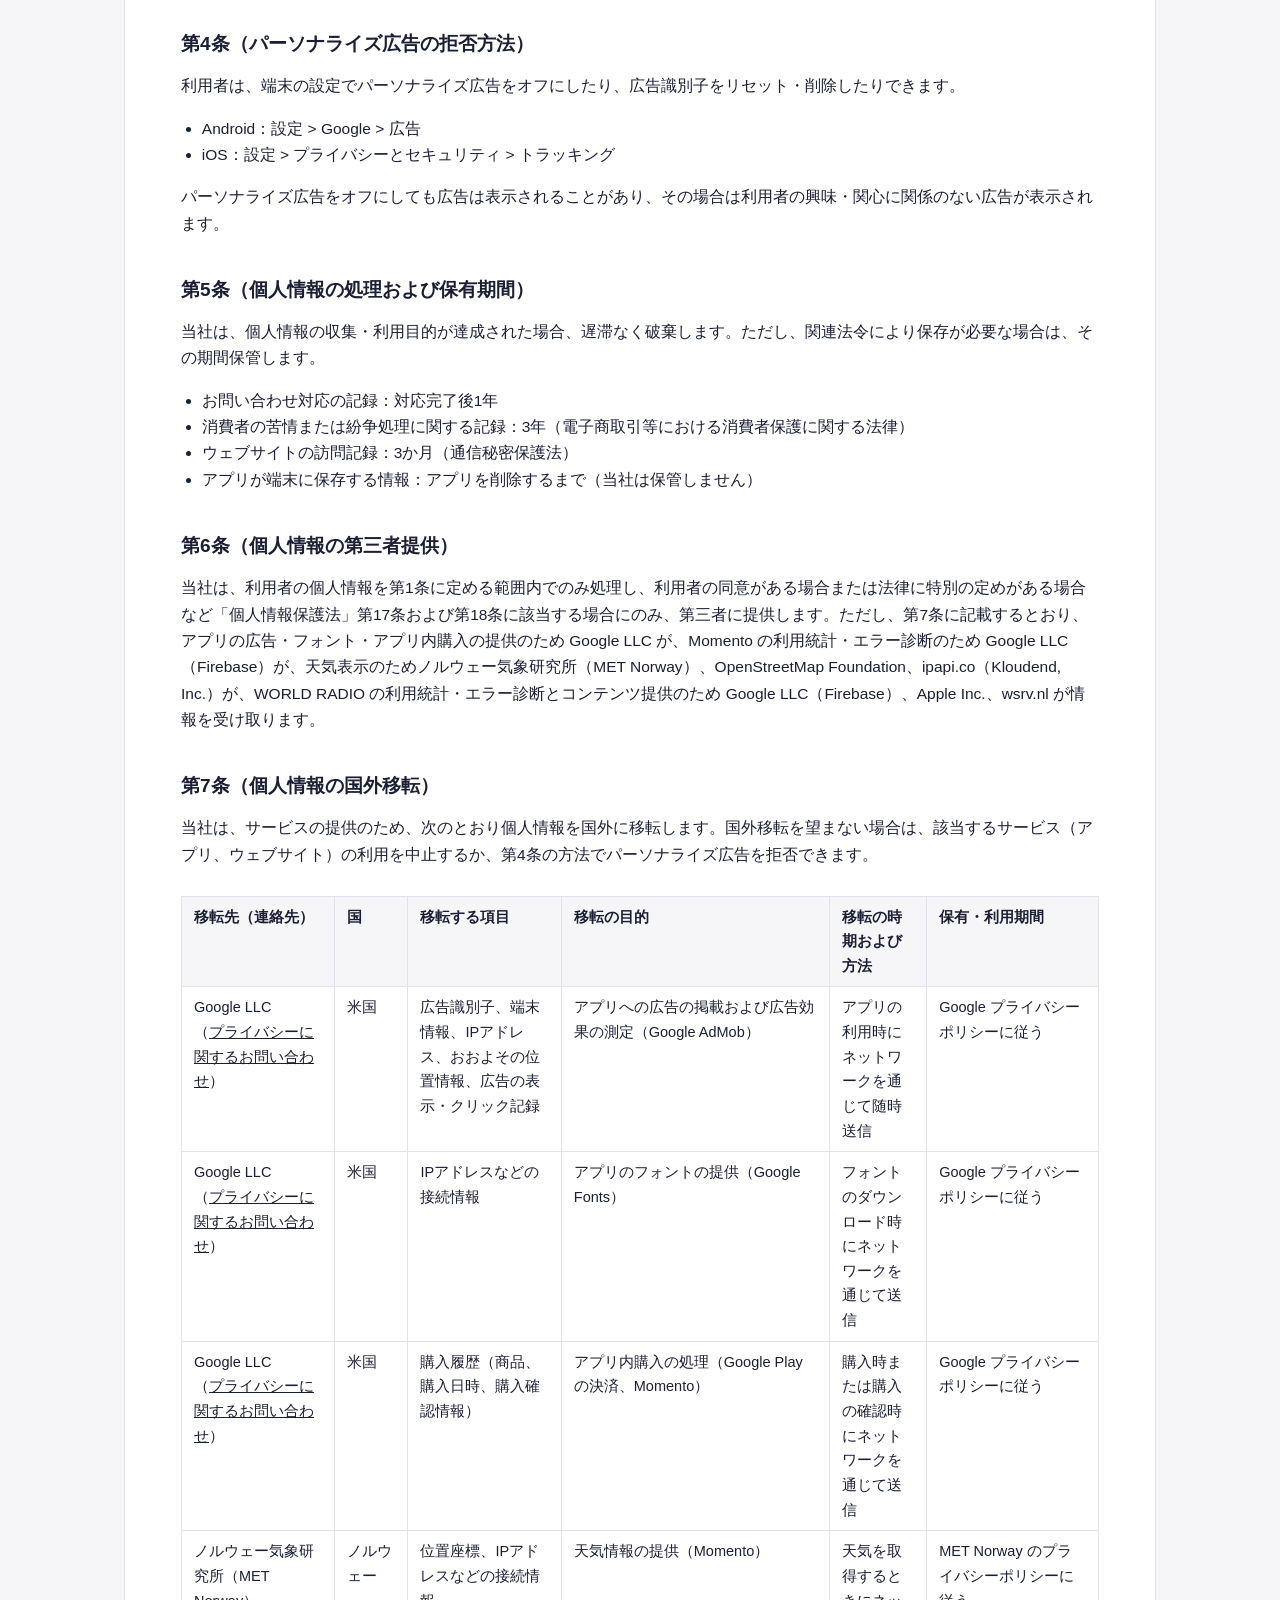
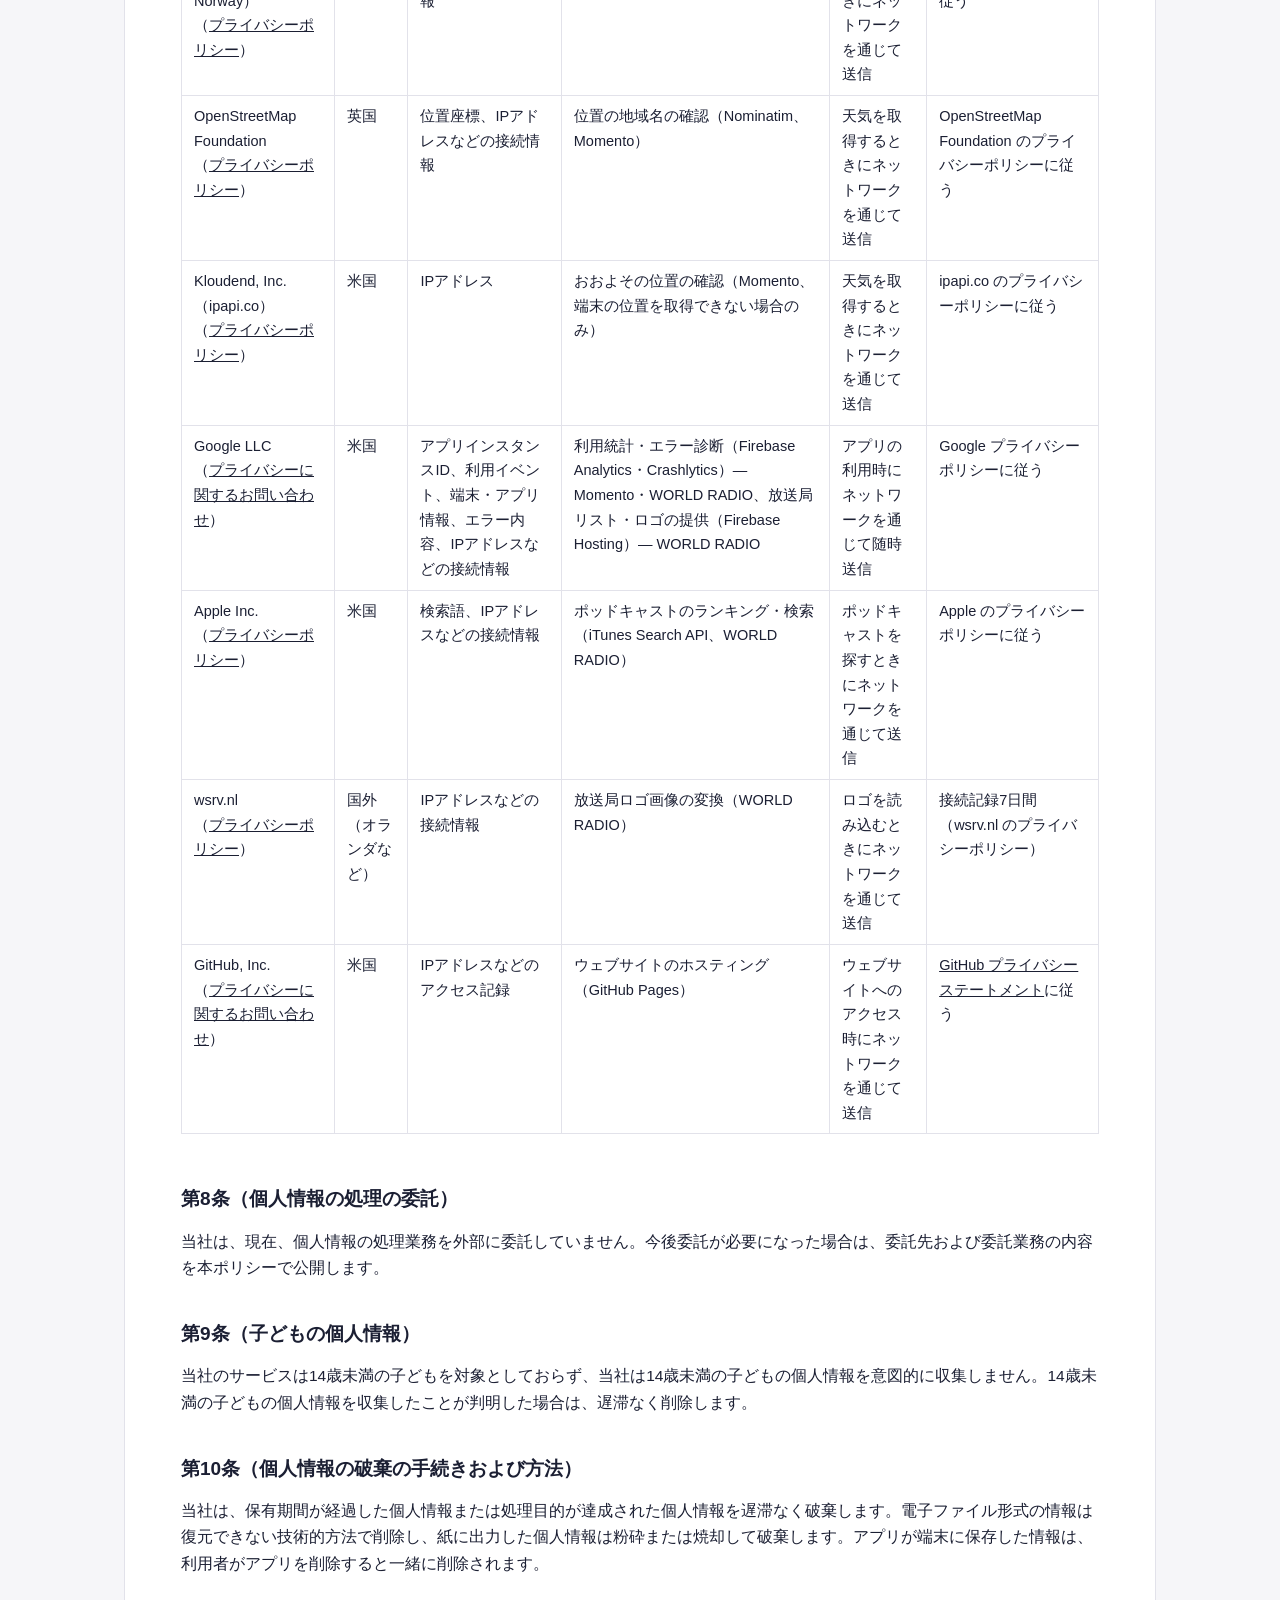
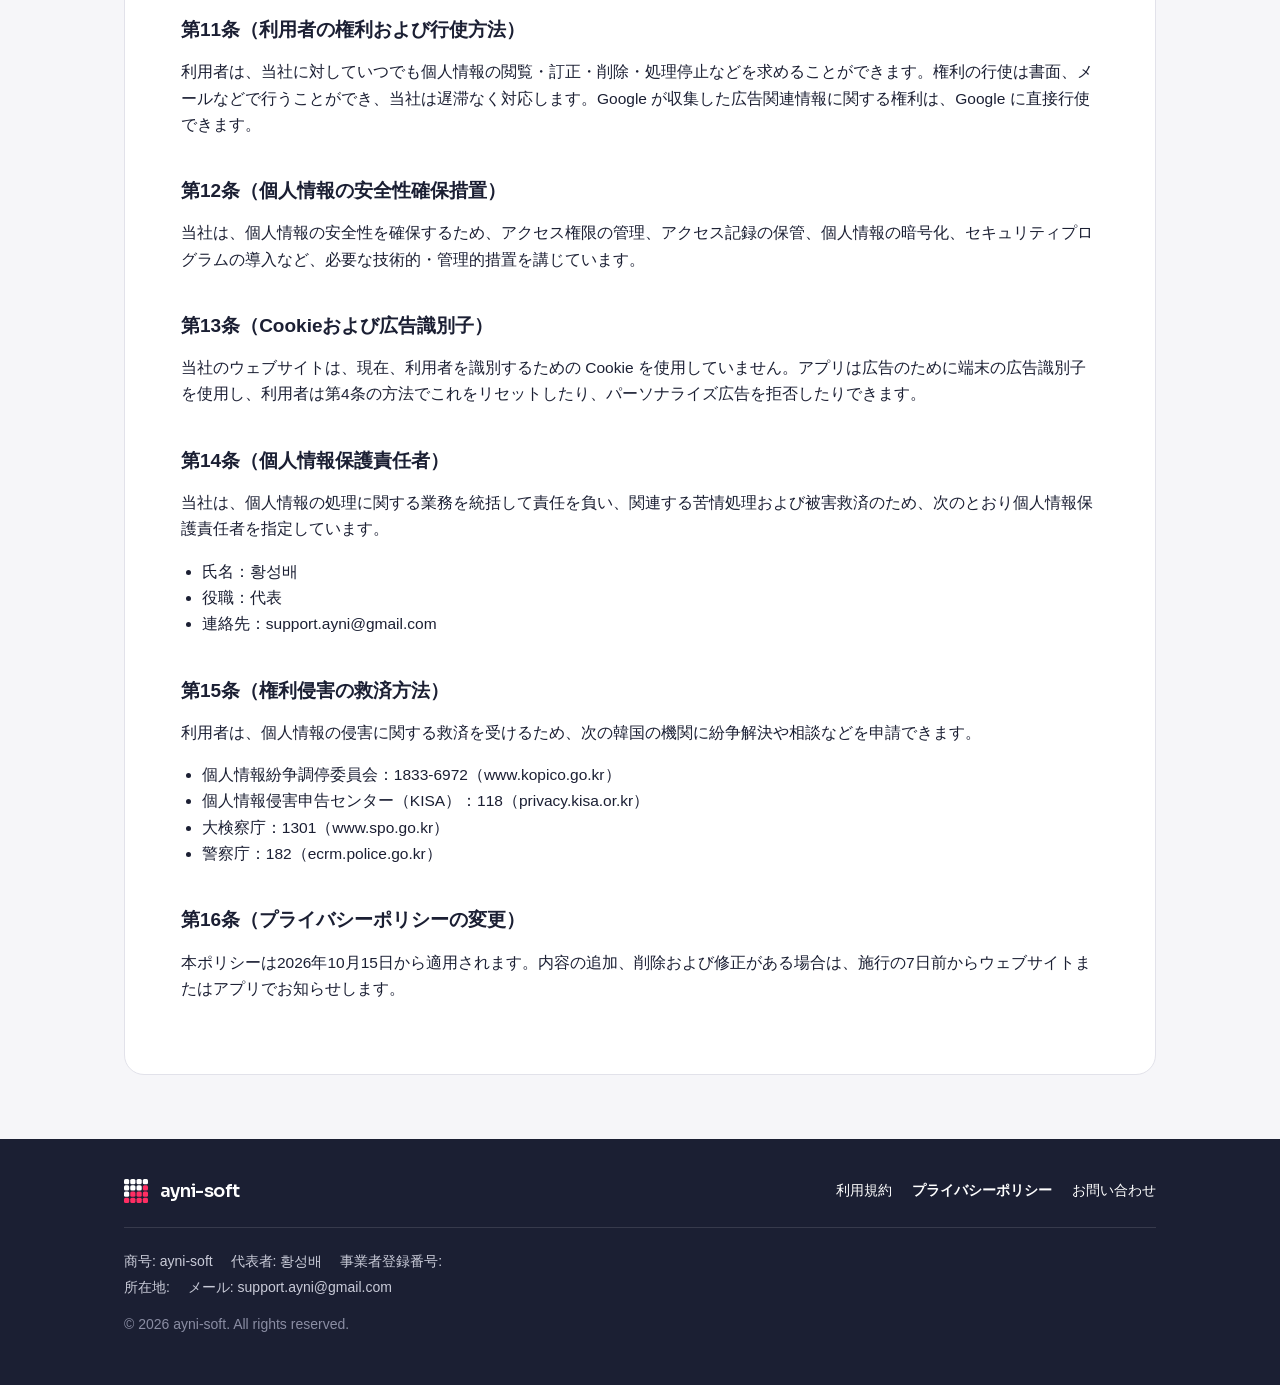
<file: ja/privacy.html>
<!doctype html>
<html lang="ja">
<head>
<meta charset="utf-8">
<meta name="viewport" content="width=device-width, initial-scale=1">
<title>プライバシーポリシー · ayni-soft</title>
<meta name="description" content="ayni-soft プライバシーポリシー">
<link rel="icon" href="/favicon.svg" type="image/svg+xml">
<link rel="alternate" hreflang="ko" href="https://www.ayni-soft.com/privacy.html">
<link rel="alternate" hreflang="en" href="https://www.ayni-soft.com/en/privacy.html">
<link rel="alternate" hreflang="ja" href="https://www.ayni-soft.com/ja/privacy.html">
<link rel="alternate" hreflang="x-default" href="https://www.ayni-soft.com/privacy.html">
<link rel="preload" href="/assets/fonts/Pretendard-Regular.subset.woff2" as="font" type="font/woff2" crossorigin>
<link rel="stylesheet" href="/assets/style.css">
</head>
<body>
<header class="site-header">
  <div class="wrap">
    <a class="brand" href="/" aria-label="ayni-soft ホーム">
      <img src="/assets/symbol.svg" alt="">
      <span class="wordmark">ayni-soft</span>
    </a>
  </div>
</header>
<main>
  <div class="wrap">
    <article class="doc">
      <nav class="lang-switch" aria-label="言語">
        <a href="/privacy.html" lang="ko" hreflang="ko">한국어</a>
        <a href="/en/privacy.html" lang="en" hreflang="en">English</a>
        <a href="/ja/privacy.html" lang="ja" hreflang="ja" aria-current="page">日本語</a>
      </nav>
      <h1>プライバシーポリシー</h1>
      <p class="meta">施行日：2026年10月15日</p>
      <p class="note">この日本語版は便宜のために提供するものです。韓国語版との間に相違がある場合は、韓国語版が優先します。</p>

      <p>ayni-soft（以下「当社」）は、大韓民国の「個人情報保護法」その他の関連法令を遵守し、利用者の個人情報を保護するとともに、これに関する苦情を迅速かつ円滑に処理するため、次のとおりプライバシーポリシーを定めて公開します。本ポリシーは、当社のウェブサイト（www.ayni-soft.com）および当社が提供するモバイルアプリ（以下「アプリ」）に適用されます。</p>

      <h2>第1条（個人情報の処理目的）</h2>
      <p>当社は、次の目的のために個人情報を処理します。次の目的以外の用途には利用せず、利用目的を変更する場合は、関連法令に従い別途同意を得るなど必要な措置を講じます。</p>
      <ol>
        <li>お問い合わせへの対応：お問い合わせ内容の確認および回答</li>
        <li>サービスの提供：当社のウェブサイトおよびアプリの利用と運営</li>
        <li>広告の掲載：無料で提供するアプリの運営のための広告表示</li>
        <li>法令上の義務の履行：関連法令に基づく記録の保存など</li>
      </ol>

      <h2>第2条（処理する個人情報の項目）</h2>
      <div class="table-scroll">
      <table>
        <thead><tr><th>区分</th><th>収集項目</th><th>収集方法</th></tr></thead>
        <tbody>
          <tr><td>お問い合わせ</td><td>メールアドレス、氏名（任意）、お問い合わせ内容</td><td>メール</td></tr>
          <tr><td>ウェブサイト（自動収集）</td><td>アクセスログ、IPアドレス、ブラウザ情報</td><td>ウェブサイトの利用時に自動で生成</td></tr>
          <tr><td>アプリの広告</td><td>広告識別子（Android 広告 ID、iOS IDFA）、端末情報、IPアドレス、おおよその位置情報、広告の表示・クリック記録</td><td>アプリの利用時に広告SDK（Google AdMob）を通じて Google が自動で収集</td></tr>
          <tr><td>アプリのフォント</td><td>IPアドレスなどの一般的な接続情報</td><td>フォントを初めてダウンロードするときに Google のサーバーへ自動で送信</td></tr>
          <tr><td>アプリの天気情報（Momento）</td><td>端末の位置座標、位置を取得できない場合は IPアドレス</td><td>天気表示をオンにしたとき、天気と地域名を取得するため天気・地図サービスへ自動で送信</td></tr>
          <tr><td>アプリ内購入（Momento）</td><td>購入履歴（商品、購入日時、購入確認情報）</td><td>プレミアム購入時に Google Play の決済で処理（当社は支払い方法の情報を受け取りません）</td></tr>
          <tr><td>アプリの利用統計・エラー（Momento）</td><td>アプリインスタンスID、アプリの起動・利用記録などの自動収集イベント、端末モデル・OSバージョン、アプリのバージョン、エラーの発生日時と内容、おおよその位置情報</td><td>アプリの利用時に Google Firebase Analytics・Crashlytics が自動で収集</td></tr>
          <tr><td>アプリの利用統計・エラー（WORLD RADIO）</td><td>アプリインスタンスID、利用イベント（選んだ国・言語、再生またはお気に入りに追加した放送局の名前と国コード）、端末モデル・OSバージョン、アプリのバージョン、エラーの発生日時と内容、おおよその位置情報</td><td>アプリの利用時に Google Firebase Analytics・Crashlytics が自動で収集</td></tr>
          <tr><td>アプリのコンテンツ取得（WORLD RADIO）</td><td>IPアドレスなどの一般的な接続情報、検索語（ポッドキャスト検索時）</td><td>放送局リスト・ロゴの取得、放送局・ポッドキャストの再生・検索時に該当するサーバーへ自動で送信</td></tr>
        </tbody>
      </table>
      </div>
      <p>当社のアプリは会員登録やログインを求めず、アプリを通じて利用者の氏名や連絡先などを収集しません。</p>

      <h2>第3条（アプリごとの個人情報の処理）</h2>
      <h3>応援LED（Cheer Sign）</h3>
      <ol>
        <li><strong>端末内にのみ保存する情報：</strong>入力した応援メッセージ、表示設定、保存した設定は利用者の端末内にのみ保存され、当社に送信されることはありません。アプリを削除すると一緒に削除され、アプリのリセットボタンで設定を初期状態に戻すこともできます。</li>
        <li><strong>写真：</strong>背景写真を選ぶと、利用者が選んだ写真1枚のみをアプリ専用の保存領域にコピーして背景に使用します。アプリは他の写真にアクセスせず、写真を外部に送信しません。</li>
        <li><strong>フォント：</strong>アプリのフォント（Google Fonts）は、初めて使用するときに Google のサーバー（fonts.gstatic.com）からダウンロードされ、端末に保存されます。その際、IPアドレスなどの一般的な接続情報が Google に送信される場合がありますが、入力したメッセージや設定は送信されません。</li>
        <li><strong>広告（Google AdMob）：</strong>アプリは無料で提供され、Google AdMob の広告を表示します。広告のため、Google が第2条に記載した情報を収集・利用する場合があり、これらの情報は <a href="https://policies.google.com/privacy?hl=ja" target="_blank" rel="noopener">Google プライバシーポリシー</a>に従って取り扱われます。Google によるパートナーアプリの情報の使用については<a href="https://policies.google.com/technologies/partner-sites?hl=ja" target="_blank" rel="noopener">こちら</a>をご覧ください。</li>
      </ol>

      <h3>Momento</h3>
      <ol>
        <li><strong>端末内にのみ保存する情報：</strong>スライドショー・時計・音楽の設定、選んだ写真フォルダーと再生リストは利用者の端末内にのみ保存され、当社に送信されることはありません。アプリを削除すると一緒に削除され、設定のリセットで初期状態に戻すこともできます。</li>
        <li><strong>写真と音楽：</strong>利用者が選んだフォルダーの写真と音楽を端末内で読み込み、スライドショーの表示と再生に使用します。アプリは写真や音楽を外部に送信しません。</li>
        <li><strong>PC・NAS の共有フォルダー（SMB）：</strong>共有フォルダーを接続するときに入力したサーバーアドレス、ユーザー名、パスワードは端末内にのみ保存され、利用者が指定したサーバーへの接続にのみ使用します。これらの情報が当社に送信されることはありません。</li>
        <li><strong>位置情報と天気：</strong>天気表示をオンにすると、現在の天気と地域名を表示するため端末の位置情報を使用します。位置情報の権限を許可した場合は、端末の位置座標をノルウェー気象研究所（MET Norway）と OpenStreetMap（Nominatim）に送信します。権限がない場合や位置を取得できない場合は、IPアドレスからおおよその位置を確認するため ipapi.co に接続します。取得した位置は端末内にのみ保存され、当社に送信されることはありません。天気表示をオフにすると位置情報は使用しません。</li>
        <li><strong>アプリ内購入：</strong>プレミアム（広告の非表示、オフライン再生）は Google Play の決済で購入し、決済は Google が処理します。当社は支払い方法の情報を受け取らず、購入の確認に必要な情報のみを Google Play から受け取って端末に保存します。</li>
        <li><strong>利用統計とエラー診断：</strong>サービスの改善と安定性のため Google Firebase Analytics と Crashlytics を使用します。アプリの起動・利用記録などの自動収集イベントとエラー内容のみを送信し、写真、音楽、共有フォルダーの情報は送信しません。</li>
        <li><strong>広告（Google AdMob）：</strong>無料で利用する場合は Google AdMob の広告を表示し、その取り扱いは上記の応援LEDの広告の項目と同じです。プレミアムを購入すると広告は表示されません。</li>
      </ol>

      <h3>WORLD RADIO</h3>
      <ol>
        <li><strong>端末内にのみ保存する情報：</strong>お気に入りの放送局とその順序、最近再生した放送局、登録したポッドキャスト、続きから再生する位置と再生速度、最後に選んだ国・言語、アプリの表示言語は利用者の端末内にのみ保存され、当社に送信されることはありません。アプリを削除するかアプリのデータを消去すると一緒に削除されます。</li>
        <li><strong>放送局リストとロゴ：</strong>アプリの設定、放送局リスト、放送局のロゴは、当社が Google Firebase Hosting に置いたファイルから取得します。その際、IPアドレスなどの一般的な接続情報が Google のサーバーに送信される場合があります。</li>
        <li><strong>放送とポッドキャストの再生：</strong>アプリは放送を自ら配信せず、利用者が選んだ放送局・ポッドキャスト配信者のサーバーに直接接続して再生します。その際、各サーバーに IPアドレスやリクエストの記録が残る場合があり、各放送局・配信者のポリシーに従って取り扱われます。</li>
        <li><strong>ポッドキャスト検索：</strong>ポッドキャストのランキングと検索には Apple の iTunes Search API を使用し、入力した検索語と IPアドレスなどが Apple に送信されます。</li>
        <li><strong>ロゴ画像の変換：</strong>一部の放送局のロゴは画像変換サービス wsrv.nl を経由して取得します。その際、IPアドレスなどの接続情報が wsrv.nl に送信される場合があります。</li>
        <li><strong>利用統計とエラー診断：</strong>サービスの改善と安定性のため Google Firebase Analytics と Crashlytics を使用します。Analytics に送るイベントは、国の選択、言語の選択、放送局の再生、お気に入りへの追加の4種類のみで、放送局名や国コードなどのコンテンツ情報を含み、利用者を直接識別する情報は含みません。</li>
        <li><strong>広告（Google AdMob）：</strong>無料で提供され、Google AdMob の広告を表示します。その取り扱いは上記の応援LEDの広告の項目と同じです。欧州経済領域（EEA）・英国・スイスの利用者には初回起動時に Google の同意画面（User Messaging Platform）を表示し、同意を得るまで広告をリクエストしません。選択内容はアプリの設定からいつでも変更できます。</li>
      </ol>

      <h2>第4条（パーソナライズ広告の拒否方法）</h2>
      <p>利用者は、端末の設定でパーソナライズ広告をオフにしたり、広告識別子をリセット・削除したりできます。</p>
      <ul>
        <li>Android：設定 &gt; Google &gt; 広告</li>
        <li>iOS：設定 &gt; プライバシーとセキュリティ &gt; トラッキング</li>
      </ul>
      <p>パーソナライズ広告をオフにしても広告は表示されることがあり、その場合は利用者の興味・関心に関係のない広告が表示されます。</p>

      <h2>第5条（個人情報の処理および保有期間）</h2>
      <p>当社は、個人情報の収集・利用目的が達成された場合、遅滞なく破棄します。ただし、関連法令により保存が必要な場合は、その期間保管します。</p>
      <ul>
        <li>お問い合わせ対応の記録：対応完了後1年</li>
        <li>消費者の苦情または紛争処理に関する記録：3年（電子商取引等における消費者保護に関する法律）</li>
        <li>ウェブサイトの訪問記録：3か月（通信秘密保護法）</li>
        <li>アプリが端末に保存する情報：アプリを削除するまで（当社は保管しません）</li>
      </ul>

      <h2>第6条（個人情報の第三者提供）</h2>
      <p>当社は、利用者の個人情報を第1条に定める範囲内でのみ処理し、利用者の同意がある場合または法律に特別の定めがある場合など「個人情報保護法」第17条および第18条に該当する場合にのみ、第三者に提供します。ただし、第7条に記載するとおり、アプリの広告・フォント・アプリ内購入の提供のため Google LLC が、Momento の利用統計・エラー診断のため Google LLC（Firebase）が、天気表示のためノルウェー気象研究所（MET Norway）、OpenStreetMap Foundation、ipapi.co（Kloudend, Inc.）が、WORLD RADIO の利用統計・エラー診断とコンテンツ提供のため Google LLC（Firebase）、Apple Inc.、wsrv.nl が情報を受け取ります。</p>

      <h2>第7条（個人情報の国外移転）</h2>
      <p>当社は、サービスの提供のため、次のとおり個人情報を国外に移転します。国外移転を望まない場合は、該当するサービス（アプリ、ウェブサイト）の利用を中止するか、第4条の方法でパーソナライズ広告を拒否できます。</p>
      <div class="table-scroll">
      <table>
        <thead><tr><th>移転先（連絡先）</th><th>国</th><th>移転する項目</th><th>移転の目的</th><th>移転の時期および方法</th><th>保有・利用期間</th></tr></thead>
        <tbody>
          <tr>
            <td>Google LLC<br>（<a href="https://support.google.com/policies/troubleshooter/7575787?hl=ja" target="_blank" rel="noopener">プライバシーに関するお問い合わせ</a>）</td>
            <td>米国</td>
            <td>広告識別子、端末情報、IPアドレス、おおよその位置情報、広告の表示・クリック記録</td>
            <td>アプリへの広告の掲載および広告効果の測定（Google AdMob）</td>
            <td>アプリの利用時にネットワークを通じて随時送信</td>
            <td>Google プライバシーポリシーに従う</td>
          </tr>
          <tr>
            <td>Google LLC<br>（<a href="https://support.google.com/policies/troubleshooter/7575787?hl=ja" target="_blank" rel="noopener">プライバシーに関するお問い合わせ</a>）</td>
            <td>米国</td>
            <td>IPアドレスなどの接続情報</td>
            <td>アプリのフォントの提供（Google Fonts）</td>
            <td>フォントのダウンロード時にネットワークを通じて送信</td>
            <td>Google プライバシーポリシーに従う</td>
          </tr>
          <tr>
            <td>Google LLC<br>（<a href="https://support.google.com/policies/troubleshooter/7575787" target="_blank" rel="noopener">プライバシーに関するお問い合わせ</a>）</td>
            <td>米国</td>
            <td>購入履歴（商品、購入日時、購入確認情報）</td>
            <td>アプリ内購入の処理（Google Play の決済、Momento）</td>
            <td>購入時または購入の確認時にネットワークを通じて送信</td>
            <td>Google プライバシーポリシーに従う</td>
          </tr>
          <tr>
            <td>ノルウェー気象研究所（MET Norway）<br>（<a href="https://www.met.no/en/About-us/privacy" target="_blank" rel="noopener">プライバシーポリシー</a>）</td>
            <td>ノルウェー</td>
            <td>位置座標、IPアドレスなどの接続情報</td>
            <td>天気情報の提供（Momento）</td>
            <td>天気を取得するときにネットワークを通じて送信</td>
            <td>MET Norway のプライバシーポリシーに従う</td>
          </tr>
          <tr>
            <td>OpenStreetMap Foundation<br>（<a href="https://osmfoundation.org/wiki/Privacy_Policy" target="_blank" rel="noopener">プライバシーポリシー</a>）</td>
            <td>英国</td>
            <td>位置座標、IPアドレスなどの接続情報</td>
            <td>位置の地域名の確認（Nominatim、Momento）</td>
            <td>天気を取得するときにネットワークを通じて送信</td>
            <td>OpenStreetMap Foundation のプライバシーポリシーに従う</td>
          </tr>
          <tr>
            <td>Kloudend, Inc.（ipapi.co）<br>（<a href="https://ipapi.co/privacy/" target="_blank" rel="noopener">プライバシーポリシー</a>）</td>
            <td>米国</td>
            <td>IPアドレス</td>
            <td>おおよその位置の確認（Momento、端末の位置を取得できない場合のみ）</td>
            <td>天気を取得するときにネットワークを通じて送信</td>
            <td>ipapi.co のプライバシーポリシーに従う</td>
          </tr>
          <tr>
            <td>Google LLC<br>（<a href="https://support.google.com/policies/troubleshooter/7575787" target="_blank" rel="noopener">プライバシーに関するお問い合わせ</a>）</td>
            <td>米国</td>
            <td>アプリインスタンスID、利用イベント、端末・アプリ情報、エラー内容、IPアドレスなどの接続情報</td>
            <td>利用統計・エラー診断（Firebase Analytics・Crashlytics）— Momento・WORLD RADIO、放送局リスト・ロゴの提供（Firebase Hosting）— WORLD RADIO</td>
            <td>アプリの利用時にネットワークを通じて随時送信</td>
            <td>Google プライバシーポリシーに従う</td>
          </tr>
          <tr>
            <td>Apple Inc.<br>（<a href="https://www.apple.com/legal/privacy/" target="_blank" rel="noopener">プライバシーポリシー</a>）</td>
            <td>米国</td>
            <td>検索語、IPアドレスなどの接続情報</td>
            <td>ポッドキャストのランキング・検索（iTunes Search API、WORLD RADIO）</td>
            <td>ポッドキャストを探すときにネットワークを通じて送信</td>
            <td>Apple のプライバシーポリシーに従う</td>
          </tr>
          <tr>
            <td>wsrv.nl<br>（<a href="https://github.com/weserv/images/blob/5.x/Privacy-Policy.md" target="_blank" rel="noopener">プライバシーポリシー</a>）</td>
            <td>国外（オランダなど）</td>
            <td>IPアドレスなどの接続情報</td>
            <td>放送局ロゴ画像の変換（WORLD RADIO）</td>
            <td>ロゴを読み込むときにネットワークを通じて送信</td>
            <td>接続記録7日間（wsrv.nl のプライバシーポリシー）</td>
          </tr>
          <tr>
            <td>GitHub, Inc.<br>（<a href="https://support.github.com/contact/privacy" target="_blank" rel="noopener">プライバシーに関するお問い合わせ</a>）</td>
            <td>米国</td>
            <td>IPアドレスなどのアクセス記録</td>
            <td>ウェブサイトのホスティング（GitHub Pages）</td>
            <td>ウェブサイトへのアクセス時にネットワークを通じて送信</td>
            <td><a href="https://docs.github.com/site-policy/privacy-policies/github-general-privacy-statement" target="_blank" rel="noopener">GitHub プライバシーステートメント</a>に従う</td>
          </tr>
        </tbody>
      </table>
      </div>

      <h2>第8条（個人情報の処理の委託）</h2>
      <p>当社は、現在、個人情報の処理業務を外部に委託していません。今後委託が必要になった場合は、委託先および委託業務の内容を本ポリシーで公開します。</p>

      <h2>第9条（子どもの個人情報）</h2>
      <p>当社のサービスは14歳未満の子どもを対象としておらず、当社は14歳未満の子どもの個人情報を意図的に収集しません。14歳未満の子どもの個人情報を収集したことが判明した場合は、遅滞なく削除します。</p>

      <h2>第10条（個人情報の破棄の手続きおよび方法）</h2>
      <p>当社は、保有期間が経過した個人情報または処理目的が達成された個人情報を遅滞なく破棄します。電子ファイル形式の情報は復元できない技術的方法で削除し、紙に出力した個人情報は粉砕または焼却して破棄します。アプリが端末に保存した情報は、利用者がアプリを削除すると一緒に削除されます。</p>

      <h2>第11条（利用者の権利および行使方法）</h2>
      <p>利用者は、当社に対していつでも個人情報の閲覧・訂正・削除・処理停止などを求めることができます。権利の行使は書面、メールなどで行うことができ、当社は遅滞なく対応します。Google が収集した広告関連情報に関する権利は、Google に直接行使できます。</p>

      <h2>第12条（個人情報の安全性確保措置）</h2>
      <p>当社は、個人情報の安全性を確保するため、アクセス権限の管理、アクセス記録の保管、個人情報の暗号化、セキュリティプログラムの導入など、必要な技術的・管理的措置を講じています。</p>

      <h2>第13条（Cookieおよび広告識別子）</h2>
      <p>当社のウェブサイトは、現在、利用者を識別するための Cookie を使用していません。アプリは広告のために端末の広告識別子を使用し、利用者は第4条の方法でこれをリセットしたり、パーソナライズ広告を拒否したりできます。</p>

      <h2>第14条（個人情報保護責任者）</h2>
      <p>当社は、個人情報の処理に関する業務を統括して責任を負い、関連する苦情処理および被害救済のため、次のとおり個人情報保護責任者を指定しています。</p>
      <ul>
        <li>氏名：황성배</li>
        <li>役職：代表</li>
        <li>連絡先：support.ayni@gmail.com</li>
      </ul>

      <h2>第15条（権利侵害の救済方法）</h2>
      <p>利用者は、個人情報の侵害に関する救済を受けるため、次の韓国の機関に紛争解決や相談などを申請できます。</p>
      <ul>
        <li>個人情報紛争調停委員会：1833-6972（www.kopico.go.kr）</li>
        <li>個人情報侵害申告センター（KISA）：118（privacy.kisa.or.kr）</li>
        <li>大検察庁：1301（www.spo.go.kr）</li>
        <li>警察庁：182（ecrm.police.go.kr）</li>
      </ul>

      <h2>第16条（プライバシーポリシーの変更）</h2>
      <p>本ポリシーは2026年10月15日から適用されます。内容の追加、削除および修正がある場合は、施行の7日前からウェブサイトまたはアプリでお知らせします。</p>
    </article>
  </div>
</main>
<footer class="site-footer">
  <div class="wrap">
    <div class="footer-top">
      <a class="brand" href="/" aria-label="ayni-soft ホーム">
        <img src="/assets/symbol-white.svg" alt="">
        <span class="wordmark">ayni-soft</span>
      </a>
      <ul class="footer-links">
        <li><a href="/ja/terms.html">利用規約</a></li>
        <li><a class="strong" href="/ja/privacy.html">プライバシーポリシー</a></li>
        <li><a href="mailto:support.ayni@gmail.com">お問い合わせ</a></li>
      </ul>
    </div>
    <p class="company-info">
      <span>商号: ayni-soft</span>
      <span>代表者: 황성배</span>
      <span>事業者登録番号: </span><br>
      <span>所在地: </span>
      <span>メール: support.ayni@gmail.com</span>
    </p>
    <p class="copyright">© 2026 ayni-soft. All rights reserved.</p>
  </div>
</footer>
</body>
</html>
</file>
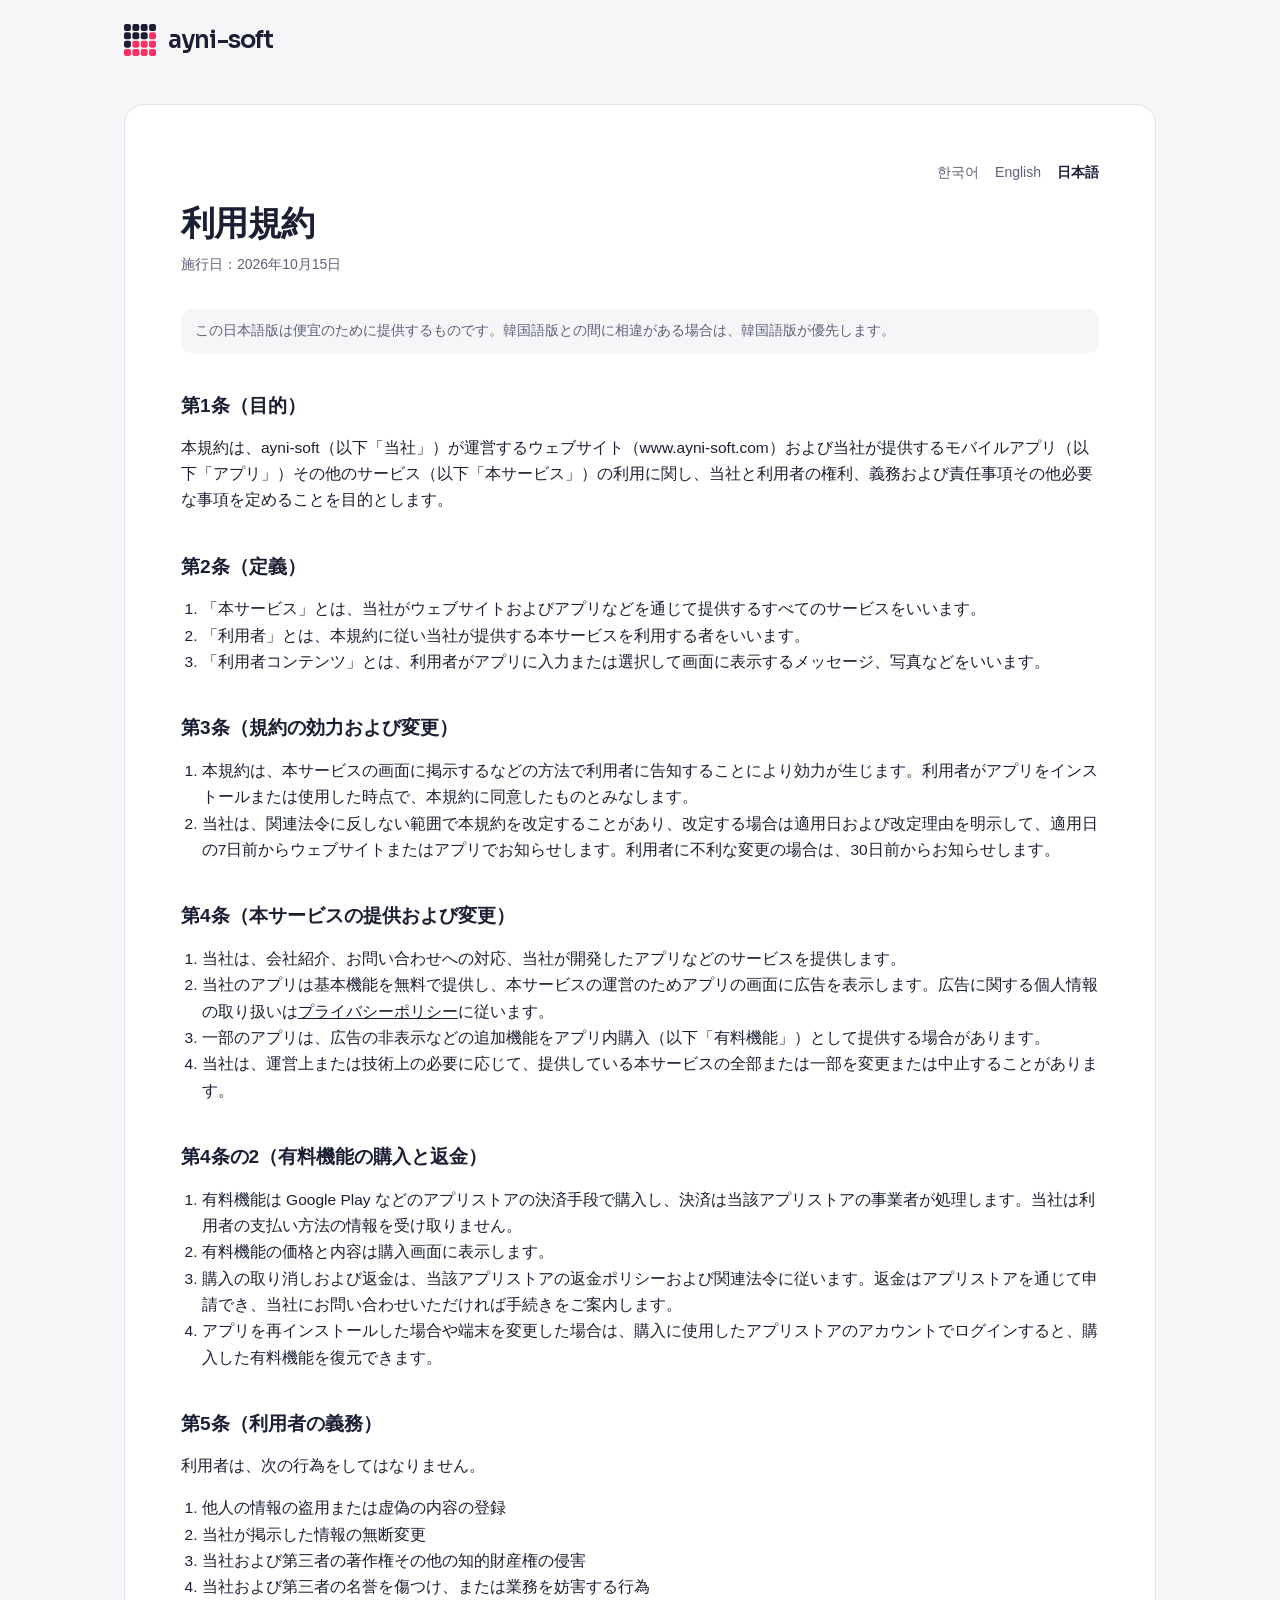
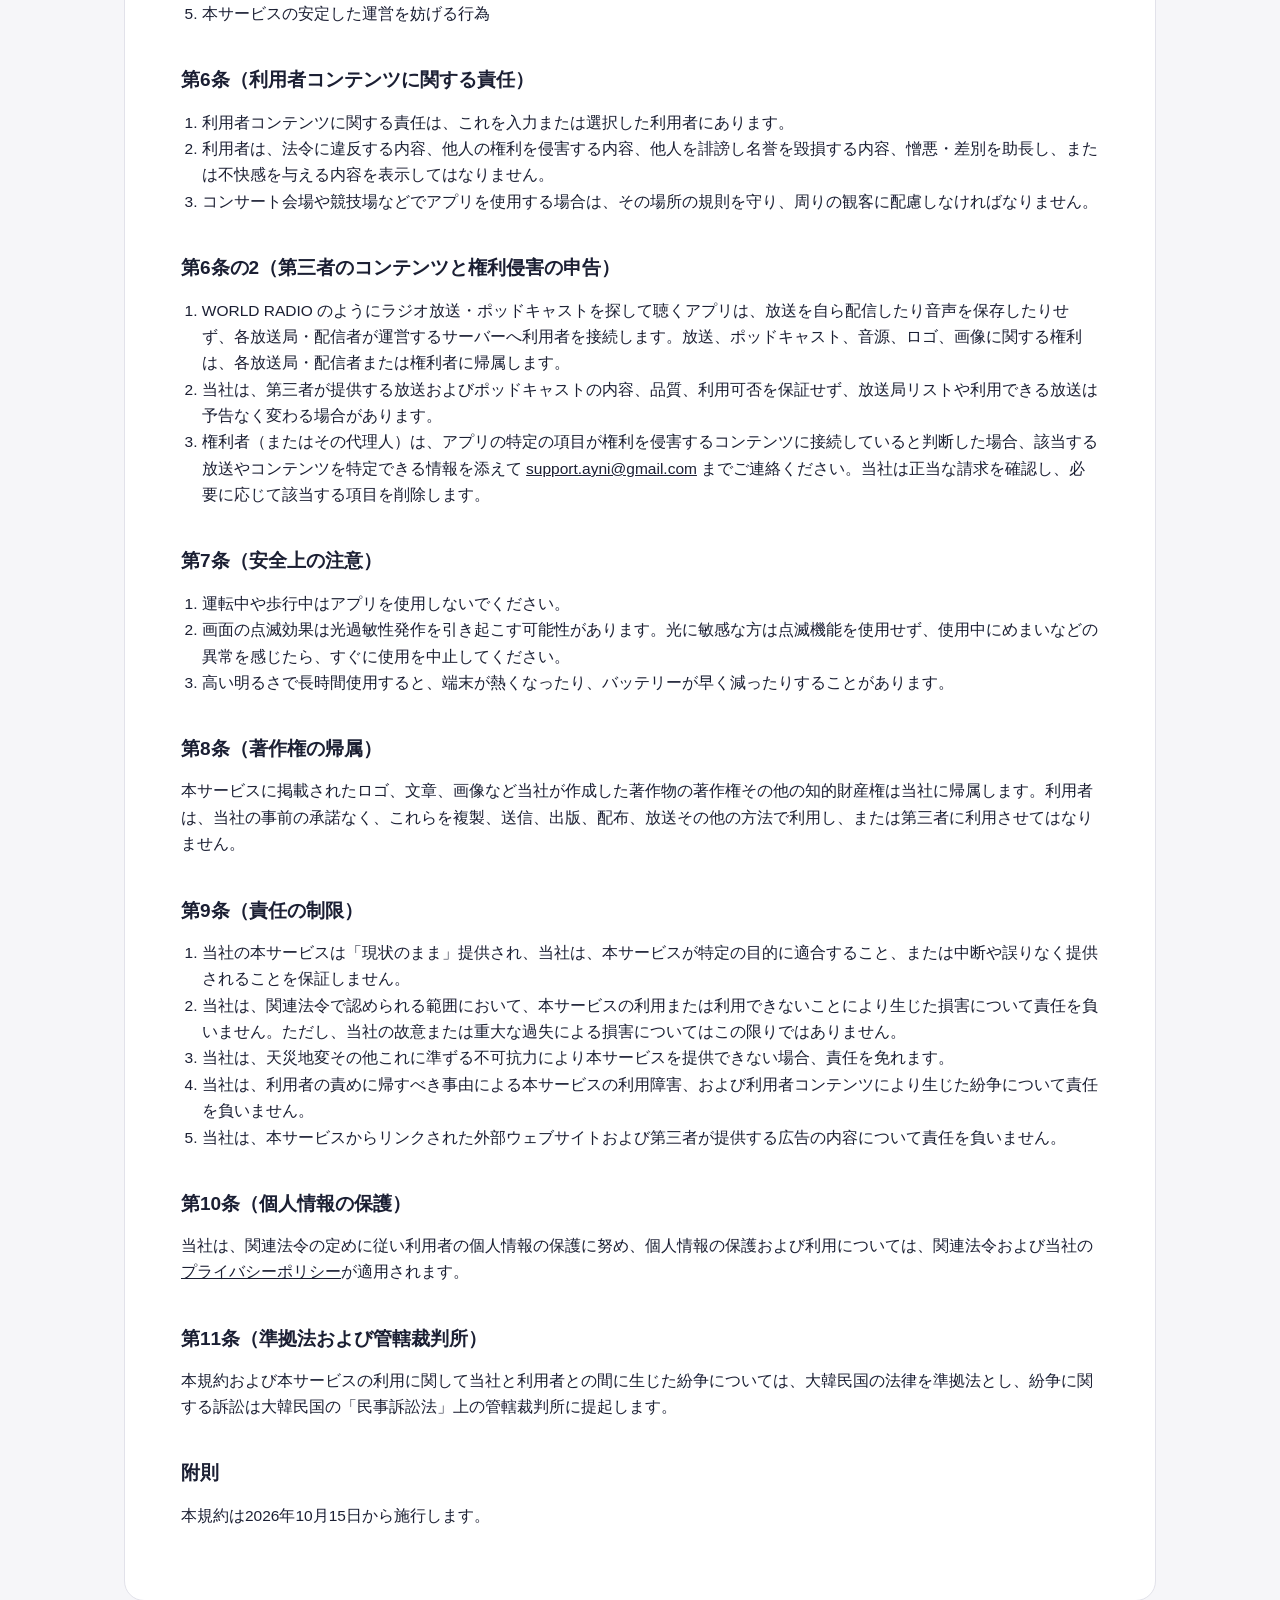
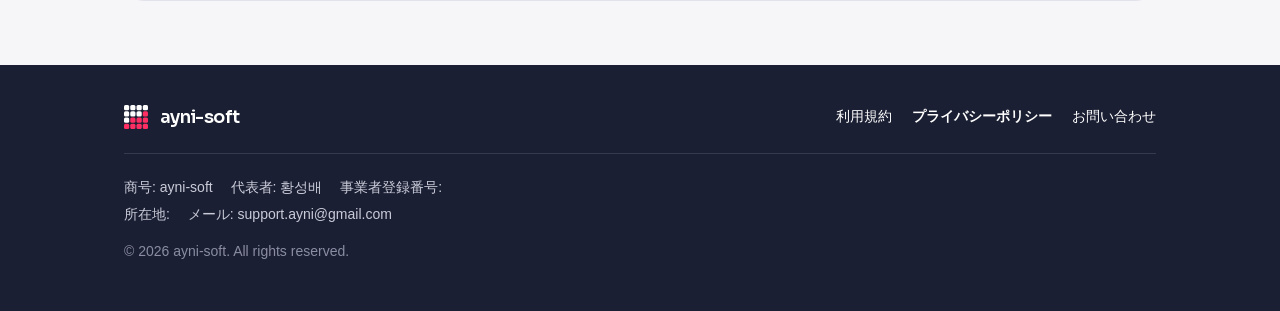
<file: ja/terms.html>
<!doctype html>
<html lang="ja">
<head>
<meta charset="utf-8">
<meta name="viewport" content="width=device-width, initial-scale=1">
<title>利用規約 · ayni-soft</title>
<meta name="description" content="ayni-soft 利用規約">
<link rel="icon" href="/favicon.svg" type="image/svg+xml">
<link rel="alternate" hreflang="ko" href="https://www.ayni-soft.com/terms.html">
<link rel="alternate" hreflang="en" href="https://www.ayni-soft.com/en/terms.html">
<link rel="alternate" hreflang="ja" href="https://www.ayni-soft.com/ja/terms.html">
<link rel="alternate" hreflang="x-default" href="https://www.ayni-soft.com/terms.html">
<link rel="preload" href="/assets/fonts/Pretendard-Regular.subset.woff2" as="font" type="font/woff2" crossorigin>
<link rel="stylesheet" href="/assets/style.css">
</head>
<body>
<header class="site-header">
  <div class="wrap">
    <a class="brand" href="/" aria-label="ayni-soft ホーム">
      <img src="/assets/symbol.svg" alt="">
      <span class="wordmark">ayni-soft</span>
    </a>
  </div>
</header>
<main>
  <div class="wrap">
    <article class="doc">
      <nav class="lang-switch" aria-label="言語">
        <a href="/terms.html" lang="ko" hreflang="ko">한국어</a>
        <a href="/en/terms.html" lang="en" hreflang="en">English</a>
        <a href="/ja/terms.html" lang="ja" hreflang="ja" aria-current="page">日本語</a>
      </nav>
      <h1>利用規約</h1>
      <p class="meta">施行日：2026年10月15日</p>
      <p class="note">この日本語版は便宜のために提供するものです。韓国語版との間に相違がある場合は、韓国語版が優先します。</p>

      <h2>第1条（目的）</h2>
      <p>本規約は、ayni-soft（以下「当社」）が運営するウェブサイト（www.ayni-soft.com）および当社が提供するモバイルアプリ（以下「アプリ」）その他のサービス（以下「本サービス」）の利用に関し、当社と利用者の権利、義務および責任事項その他必要な事項を定めることを目的とします。</p>

      <h2>第2条（定義）</h2>
      <ol>
        <li>「本サービス」とは、当社がウェブサイトおよびアプリなどを通じて提供するすべてのサービスをいいます。</li>
        <li>「利用者」とは、本規約に従い当社が提供する本サービスを利用する者をいいます。</li>
        <li>「利用者コンテンツ」とは、利用者がアプリに入力または選択して画面に表示するメッセージ、写真などをいいます。</li>
      </ol>

      <h2>第3条（規約の効力および変更）</h2>
      <ol>
        <li>本規約は、本サービスの画面に掲示するなどの方法で利用者に告知することにより効力が生じます。利用者がアプリをインストールまたは使用した時点で、本規約に同意したものとみなします。</li>
        <li>当社は、関連法令に反しない範囲で本規約を改定することがあり、改定する場合は適用日および改定理由を明示して、適用日の7日前からウェブサイトまたはアプリでお知らせします。利用者に不利な変更の場合は、30日前からお知らせします。</li>
      </ol>

      <h2>第4条（本サービスの提供および変更）</h2>
      <ol>
        <li>当社は、会社紹介、お問い合わせへの対応、当社が開発したアプリなどのサービスを提供します。</li>
        <li>当社のアプリは基本機能を無料で提供し、本サービスの運営のためアプリの画面に広告を表示します。広告に関する個人情報の取り扱いは<a href="/ja/privacy.html">プライバシーポリシー</a>に従います。</li>
        <li>一部のアプリは、広告の非表示などの追加機能をアプリ内購入（以下「有料機能」）として提供する場合があります。</li>
        <li>当社は、運営上または技術上の必要に応じて、提供している本サービスの全部または一部を変更または中止することがあります。</li>
      </ol>

      <h2>第4条の2（有料機能の購入と返金）</h2>
      <ol>
        <li>有料機能は Google Play などのアプリストアの決済手段で購入し、決済は当該アプリストアの事業者が処理します。当社は利用者の支払い方法の情報を受け取りません。</li>
        <li>有料機能の価格と内容は購入画面に表示します。</li>
        <li>購入の取り消しおよび返金は、当該アプリストアの返金ポリシーおよび関連法令に従います。返金はアプリストアを通じて申請でき、当社にお問い合わせいただければ手続きをご案内します。</li>
        <li>アプリを再インストールした場合や端末を変更した場合は、購入に使用したアプリストアのアカウントでログインすると、購入した有料機能を復元できます。</li>
      </ol>

      <h2>第5条（利用者の義務）</h2>
      <p>利用者は、次の行為をしてはなりません。</p>
      <ol>
        <li>他人の情報の盗用または虚偽の内容の登録</li>
        <li>当社が掲示した情報の無断変更</li>
        <li>当社および第三者の著作権その他の知的財産権の侵害</li>
        <li>当社および第三者の名誉を傷つけ、または業務を妨害する行為</li>
        <li>本サービスの安定した運営を妨げる行為</li>
      </ol>

      <h2>第6条（利用者コンテンツに関する責任）</h2>
      <ol>
        <li>利用者コンテンツに関する責任は、これを入力または選択した利用者にあります。</li>
        <li>利用者は、法令に違反する内容、他人の権利を侵害する内容、他人を誹謗し名誉を毀損する内容、憎悪・差別を助長し、または不快感を与える内容を表示してはなりません。</li>
        <li>コンサート会場や競技場などでアプリを使用する場合は、その場所の規則を守り、周りの観客に配慮しなければなりません。</li>
      </ol>

      <h2>第6条の2（第三者のコンテンツと権利侵害の申告）</h2>
      <ol>
        <li>WORLD RADIO のようにラジオ放送・ポッドキャストを探して聴くアプリは、放送を自ら配信したり音声を保存したりせず、各放送局・配信者が運営するサーバーへ利用者を接続します。放送、ポッドキャスト、音源、ロゴ、画像に関する権利は、各放送局・配信者または権利者に帰属します。</li>
        <li>当社は、第三者が提供する放送およびポッドキャストの内容、品質、利用可否を保証せず、放送局リストや利用できる放送は予告なく変わる場合があります。</li>
        <li>権利者（またはその代理人）は、アプリの特定の項目が権利を侵害するコンテンツに接続していると判断した場合、該当する放送やコンテンツを特定できる情報を添えて <a href="mailto:support.ayni@gmail.com">support.ayni@gmail.com</a> までご連絡ください。当社は正当な請求を確認し、必要に応じて該当する項目を削除します。</li>
      </ol>

      <h2>第7条（安全上の注意）</h2>
      <ol>
        <li>運転中や歩行中はアプリを使用しないでください。</li>
        <li>画面の点滅効果は光過敏性発作を引き起こす可能性があります。光に敏感な方は点滅機能を使用せず、使用中にめまいなどの異常を感じたら、すぐに使用を中止してください。</li>
        <li>高い明るさで長時間使用すると、端末が熱くなったり、バッテリーが早く減ったりすることがあります。</li>
      </ol>

      <h2>第8条（著作権の帰属）</h2>
      <p>本サービスに掲載されたロゴ、文章、画像など当社が作成した著作物の著作権その他の知的財産権は当社に帰属します。利用者は、当社の事前の承諾なく、これらを複製、送信、出版、配布、放送その他の方法で利用し、または第三者に利用させてはなりません。</p>

      <h2>第9条（責任の制限）</h2>
      <ol>
        <li>当社の本サービスは「現状のまま」提供され、当社は、本サービスが特定の目的に適合すること、または中断や誤りなく提供されることを保証しません。</li>
        <li>当社は、関連法令で認められる範囲において、本サービスの利用または利用できないことにより生じた損害について責任を負いません。ただし、当社の故意または重大な過失による損害についてはこの限りではありません。</li>
        <li>当社は、天災地変その他これに準ずる不可抗力により本サービスを提供できない場合、責任を免れます。</li>
        <li>当社は、利用者の責めに帰すべき事由による本サービスの利用障害、および利用者コンテンツにより生じた紛争について責任を負いません。</li>
        <li>当社は、本サービスからリンクされた外部ウェブサイトおよび第三者が提供する広告の内容について責任を負いません。</li>
      </ol>

      <h2>第10条（個人情報の保護）</h2>
      <p>当社は、関連法令の定めに従い利用者の個人情報の保護に努め、個人情報の保護および利用については、関連法令および当社の<a href="/ja/privacy.html">プライバシーポリシー</a>が適用されます。</p>

      <h2>第11条（準拠法および管轄裁判所）</h2>
      <p>本規約および本サービスの利用に関して当社と利用者との間に生じた紛争については、大韓民国の法律を準拠法とし、紛争に関する訴訟は大韓民国の「民事訴訟法」上の管轄裁判所に提起します。</p>

      <h2>附則</h2>
      <p>本規約は2026年10月15日から施行します。</p>
    </article>
  </div>
</main>
<footer class="site-footer">
  <div class="wrap">
    <div class="footer-top">
      <a class="brand" href="/" aria-label="ayni-soft ホーム">
        <img src="/assets/symbol-white.svg" alt="">
        <span class="wordmark">ayni-soft</span>
      </a>
      <ul class="footer-links">
        <li><a href="/ja/terms.html">利用規約</a></li>
        <li><a class="strong" href="/ja/privacy.html">プライバシーポリシー</a></li>
        <li><a href="mailto:support.ayni@gmail.com">お問い合わせ</a></li>
      </ul>
    </div>
    <p class="company-info">
      <span>商号: ayni-soft</span>
      <span>代表者: 황성배</span>
      <span>事業者登録番号: </span><br>
      <span>所在地: </span>
      <span>メール: support.ayni@gmail.com</span>
    </p>
    <p class="copyright">© 2026 ayni-soft. All rights reserved.</p>
  </div>
</footer>
</body>
</html>
</file>
<file: assets/style.css>
/* Self-hosted fonts (SIL OFL 1.1, see assets/fonts/OFL-*.txt) */
@font-face {
  font-family: 'Pretendard';
  font-weight: 400;
  font-display: swap;
  src: url(/assets/fonts/Pretendard-Regular.subset.woff2) format('woff2');
}
@font-face {
  font-family: 'Pretendard';
  font-weight: 600;
  font-display: swap;
  src: url(/assets/fonts/Pretendard-SemiBold.subset.woff2) format('woff2');
}
@font-face {
  font-family: 'Pretendard';
  font-weight: 700;
  font-display: swap;
  src: url(/assets/fonts/Pretendard-Bold.subset.woff2) format('woff2');
}
@font-face {
  font-family: 'Sora';
  font-weight: 600;
  font-display: swap;
  src: url(/assets/fonts/Sora-SemiBold.latin.woff2) format('woff2');
}

:root {
  --ink: #1B1F33;
  --warm: #FF2E63;
  --bg: #F6F6F9;
  --surface: #FFFFFF;
  --line: #E2E2EA;
  --muted: #5C6078;
  --max: 1080px;
}

* { box-sizing: border-box; }

html { -webkit-text-size-adjust: 100%; }

body {
  margin: 0;
  background: var(--bg);
  color: var(--ink);
  font-family: 'Pretendard', -apple-system, BlinkMacSystemFont, 'Apple SD Gothic Neo', 'Noto Sans KR', sans-serif;
  line-height: 1.7;
  min-height: 100vh;
  display: flex;
  flex-direction: column;
}

:lang(ja) body,
body:lang(ja) {
  font-family: -apple-system, BlinkMacSystemFont, 'Hiragino Sans', 'Hiragino Kaku Gothic ProN', 'Noto Sans JP', 'Yu Gothic', Meiryo, sans-serif;
}

a { color: inherit; }

.wrap {
  width: 100%;
  max-width: var(--max);
  margin: 0 auto;
  padding: 0 24px;
}

/* Header */
.site-header {
  padding: 24px 0;
}
.site-header .wrap {
  display: flex;
  align-items: center;
  justify-content: space-between;
}

.brand {
  display: inline-flex;
  align-items: center;
  gap: 12px;
  text-decoration: none;
}
.brand img { width: 32px; height: 32px; display: block; }
.wordmark {
  font-family: 'Sora', sans-serif;
  font-weight: 600;
  letter-spacing: -0.035em;
  line-height: 1;
  font-size: 24px;
}

/* Hero */
main { flex: 1; }

.hero {
  padding: 96px 0 120px;
}
.hero-logo {
  display: flex;
  align-items: center;
  gap: clamp(20px, 4vw, 48px);
  flex-wrap: wrap;
}
.hero-logo img {
  width: clamp(88px, 16vw, 168px);
  height: auto;
}
.hero-logo .wordmark {
  font-size: clamp(48px, 10vw, 104px);
}
.hero p.lead {
  margin: 48px 0 0;
  max-width: 560px;
  font-size: clamp(18px, 2.2vw, 21px);
  color: var(--muted);
}
.hero .contact {
  display: inline-block;
  margin-top: 32px;
  padding: 12px 22px;
  border-radius: 999px;
  background: var(--ink);
  color: #fff;
  text-decoration: none;
  font-weight: 600;
  font-size: 15px;
}
.hero .contact:hover { background: #2a2f4a; }

/* Legal pages */
.doc {
  background: var(--surface);
  border: 1px solid var(--line);
  border-radius: 20px;
  padding: clamp(24px, 5vw, 56px);
  margin: 24px 0 64px;
}
.doc h1 {
  margin: 0 0 8px;
  font-size: clamp(26px, 4vw, 34px);
  letter-spacing: -0.02em;
  line-height: 1.3;
}
.doc .meta { color: var(--muted); font-size: 14px; margin: 0 0 32px; }
.doc h2 {
  font-size: 19px;
  margin: 40px 0 8px;
  line-height: 1.4;
}
.doc h3 {
  font-size: 16.5px;
  margin: 20px 0 6px;
}
.doc p, .doc li { font-size: 15.5px; }
.doc ul, .doc ol { padding-left: 1.3em; }
.doc table {
  width: 100%;
  border-collapse: collapse;
  font-size: 14.5px;
  margin: 12px 0;
}
.doc th, .doc td {
  border: 1px solid var(--line);
  padding: 8px 12px;
  text-align: left;
  vertical-align: top;
}
.doc th { background: var(--bg); }
.table-scroll { overflow-x: auto; }
.doc .note {
  font-size: 14px;
  color: var(--muted);
  background: var(--bg);
  border-radius: 10px;
  padding: 10px 14px;
  margin: 0 0 28px;
}
.lang-switch {
  display: flex;
  flex-wrap: wrap;
  gap: 4px 16px;
  justify-content: flex-end;
  font-size: 14px;
  margin: 0 0 16px;
}
.lang-switch a { color: var(--muted); text-decoration: none; }
.lang-switch a:hover { color: var(--ink); text-decoration: underline; }
.lang-switch a[aria-current="page"] { color: var(--ink); font-weight: 600; }

/* Footer */
.site-footer {
  background: var(--ink);
  color: #C9CBD8;
  padding: 40px 0 48px;
  font-size: 14px;
}
.footer-top {
  display: flex;
  align-items: center;
  justify-content: space-between;
  gap: 16px;
  flex-wrap: wrap;
  padding-bottom: 24px;
  border-bottom: 1px solid rgba(255, 255, 255, 0.12);
}
.site-footer .brand img { width: 24px; height: 24px; }
.site-footer .wordmark { font-size: 18px; color: #fff; }
.footer-links {
  display: flex;
  gap: 20px;
  flex-wrap: wrap;
  list-style: none;
  margin: 0;
  padding: 0;
}
.footer-links a { text-decoration: none; color: #fff; }
.footer-links a:hover { text-decoration: underline; }
.footer-links a.strong { font-weight: 700; }
.company-info {
  margin: 20px 0 0;
  line-height: 1.9;
}
.company-info span { white-space: nowrap; margin-right: 14px; }
.copyright { margin: 12px 0 0; color: #8A8DA3; }

/* Products (home) */
.hero { padding-bottom: 72px; }
.products { padding: 0 0 112px; }
.section-title {
  margin: 0 0 20px;
  font-size: 15px;
  font-weight: 600;
  letter-spacing: 0.08em;
  color: var(--muted);
}
.product-list {
  list-style: none;
  margin: 0;
  padding: 0;
  display: grid;
  grid-template-columns: repeat(auto-fill, minmax(300px, 1fr));
  gap: 16px;
}
.product-card {
  display: flex;
  gap: 20px;
  align-items: flex-start;
  height: 100%;
  padding: 24px;
  background: var(--surface);
  border: 1px solid var(--line);
  border-radius: 20px;
  text-decoration: none;
  transition: border-color .15s, box-shadow .15s, transform .15s;
}
.product-card:hover {
  border-color: #C9CBD8;
  box-shadow: 0 8px 24px rgba(27, 31, 51, 0.08);
  transform: translateY(-2px);
}
.product-icon {
  flex: none;
  width: 72px;
  height: 72px;
  border-radius: 18px;
}
.product-body h3 { margin: 2px 0 4px; font-size: 19px; line-height: 1.4; }
.product-body p { margin: 0; font-size: 15px; color: var(--muted); }
.product-more {
  display: inline-block;
  margin-top: 12px;
  font-size: 14px;
  font-weight: 600;
  color: var(--warm);
}
@media (max-width: 400px) {
  .product-list { grid-template-columns: 1fr; }
  .product-card { padding: 20px; gap: 16px; }
  .product-icon { width: 60px; height: 60px; border-radius: 15px; }
}

/* Product detail */
.site-header .back {
  font-size: 14px;
  color: var(--muted);
  text-decoration: none;
}
.site-header .back:hover { color: var(--ink); }

.p-hero { padding: 40px 0 72px; }
.p-hero .wrap {
  display: grid;
  grid-template-columns: minmax(0, 1fr) minmax(0, 1.1fr);
  gap: 56px;
  align-items: center;
}
.p-hero .app-icon {
  width: 88px;
  height: 88px;
  border-radius: 22px;
  box-shadow: 0 8px 24px rgba(27, 31, 51, 0.15);
}
.p-hero h1 {
  margin: 24px 0 8px;
  font-size: clamp(32px, 5vw, 48px);
  letter-spacing: -0.03em;
  line-height: 1.2;
}
.p-hero .tagline {
  margin: 0;
  font-size: clamp(18px, 2.2vw, 21px);
  font-weight: 600;
}
.p-hero .desc { margin: 16px 0 0; color: var(--muted); font-size: 16px; }
.store-buttons { display: flex; flex-wrap: wrap; gap: 10px; margin-top: 28px; }
.store-btn {
  display: inline-flex;
  flex-direction: column;
  padding: 10px 20px;
  border-radius: 12px;
  background: var(--ink);
  color: #fff;
  text-decoration: none;
  line-height: 1.3;
}
.store-btn small { font-size: 11.5px; color: #C9CBD8; }
.store-btn strong { font-size: 16px; }
.store-btn[aria-disabled="true"] { background: #8A8DA3; cursor: default; }

/* LED demo */
.led-demo {
  position: relative;
  aspect-ratio: 2 / 1;
  border-radius: 32px;
  padding: 14px;
  background: var(--ink);
  box-shadow: 0 24px 48px rgba(27, 31, 51, 0.25);
  transform: rotate(-4deg);
}
.led-screen {
  position: relative;
  height: 100%;
  border-radius: 20px;
  overflow: hidden;
  background: radial-gradient(circle, #1E2132 40%, transparent 46%) 0 0 / 7px 7px, #07080D;
  container-type: size;
}
.led-text {
  position: absolute;
  top: 50%;
  left: 0;
  white-space: nowrap;
  font-weight: 700;
  font-size: 58cqh;
  line-height: 1;
  transform: translate(100cqw, -50%);
  background: linear-gradient(180deg, #FF2E63, #FFD23F);
  -webkit-background-clip: text;
  background-clip: text;
  color: transparent;
  filter: drop-shadow(0 0 6px rgba(255, 46, 99, 0.7));
  animation: led-scroll 9s linear -3.6s infinite;
}
@keyframes led-scroll {
  to { transform: translate(-100%, -50%); }
}
.led-screen::after {
  content: "";
  position: absolute;
  inset: 0;
  background: radial-gradient(circle, transparent 55%, #07080D 62%) 0 0 / 7px 7px;
  pointer-events: none;
}
@media (prefers-reduced-motion: reduce) {
  .led-text {
    animation: none;
    left: 50%;
    transform: translate(-50%, -50%);
    font-size: 40cqh;
  }
}

.p-section { padding: 64px 0; }
.p-section.alt { background: var(--surface); border-top: 1px solid var(--line); border-bottom: 1px solid var(--line); }
.p-section h2 {
  margin: 0 0 8px;
  font-size: clamp(24px, 3.4vw, 30px);
  letter-spacing: -0.02em;
  line-height: 1.35;
}
.p-section .sub { margin: 0 0 32px; color: var(--muted); }

.scenes {
  list-style: none;
  margin: 0;
  padding: 0;
  display: flex;
  flex-wrap: wrap;
  gap: 10px;
}
.scenes li {
  padding: 10px 18px;
  border-radius: 999px;
  background: var(--surface);
  border: 1px solid var(--line);
  font-weight: 600;
  font-size: 15px;
}

.features {
  display: grid;
  grid-template-columns: repeat(auto-fill, minmax(280px, 1fr));
  gap: 16px;
}
.feature {
  padding: 24px;
  border-radius: 18px;
  background: var(--bg);
}
.p-section:not(.alt) .feature {
  background: var(--surface);
  border: 1px solid var(--line);
}
.feature .num {
  font-family: 'Sora', sans-serif;
  font-size: 13px;
  font-weight: 600;
  color: var(--warm);
}
.feature h3 { margin: 6px 0 6px; font-size: 18px; line-height: 1.4; }
.feature p { margin: 0; font-size: 15px; color: var(--muted); }

.steps {
  list-style: none;
  margin: 0;
  padding: 0;
  display: grid;
  grid-template-columns: repeat(3, minmax(0, 1fr));
  gap: 16px;
  counter-reset: step;
}
.steps li {
  counter-increment: step;
  padding: 24px;
  border-radius: 18px;
  background: var(--surface);
  border: 1px solid var(--line);
}
.steps li::before {
  content: counter(step);
  display: inline-grid;
  place-items: center;
  width: 32px;
  height: 32px;
  border-radius: 50%;
  background: var(--warm);
  color: #fff;
  font-weight: 700;
  font-size: 15px;
}
.steps h3 { margin: 14px 0 4px; font-size: 17px; }
.steps p { margin: 0; font-size: 15px; color: var(--muted); }

.support-links { display: flex; flex-wrap: wrap; gap: 10px; }
.support-links a {
  padding: 10px 18px;
  border-radius: 999px;
  border: 1px solid var(--line);
  background: var(--surface);
  text-decoration: none;
  font-weight: 600;
  font-size: 15px;
}
.support-links a:hover { border-color: var(--ink); }

@media (max-width: 760px) {
  .p-hero { padding-top: 16px; }
  .p-hero .wrap { grid-template-columns: 1fr; gap: 48px; }
  .led-demo { border-radius: 24px; padding: 10px; transform: rotate(-3deg); }
  .led-screen { border-radius: 16px; }
  .steps { grid-template-columns: 1fr; }
  .p-section { padding: 48px 0; }
}

/* App screenshots */
.shots {
  list-style: none;
  margin: 0;
  padding: 4px 0 16px;
  display: flex;
  gap: 16px;
  overflow-x: auto;
  scroll-snap-type: x mandatory;
  -webkit-overflow-scrolling: touch;
}
.shots li { flex: none; scroll-snap-align: start; margin: 0; }
.shots figure { margin: 0; }
.shots img {
  display: block;
  height: 360px;
  width: auto;
  border-radius: 20px;
  border: 6px solid var(--ink);
  background: var(--ink);
}
.shots figcaption {
  margin-top: 10px;
  font-size: 14px;
  color: var(--muted);
}
.shots.landscape img { height: 300px; }
@media (max-width: 760px) {
  .shots img { height: 300px; border-width: 4px; border-radius: 16px; }
  .shots.landscape img { height: 190px; }
}

/* Device frame (landscape screenshot in hero) */
.device-shot {
  margin: 0;
  border-radius: 28px;
  padding: 12px;
  background: var(--ink);
  box-shadow: 0 24px 48px rgba(27, 31, 51, 0.25);
}
.device-shot img {
  display: block;
  width: 100%;
  height: auto;
  border-radius: 16px;
}
@media (max-width: 760px) {
  .device-shot { border-radius: 20px; padding: 8px; }
  .device-shot img { border-radius: 12px; }
}

/* Screenshot grid: one landscape + portraits, equal heights on desktop */
.shot-grid {
  display: grid;
  grid-template-columns: 2.17fr 0.48fr 0.48fr;
  gap: 16px;
  align-items: start;
}
.shot-grid figure { margin: 0; min-width: 0; }
.shot-grid a { display: block; }
.shot-grid img {
  display: block;
  width: 100%;
  height: auto;
  border-radius: 18px;
  border: 5px solid var(--ink);
  background: var(--ink);
}
.shot-grid figcaption { margin-top: 10px; font-size: 14px; color: var(--muted); }
@media (max-width: 760px) {
  .shot-grid { grid-template-columns: 1fr 1fr; }
  .shot-grid .wide { grid-column: 1 / -1; }
  .shot-grid img { border-width: 4px; border-radius: 14px; }
}

/* Device frame (portrait screenshot in hero) */
.phone-shot {
  margin: 0 auto;
  width: min(100%, 280px);
  border-radius: 36px;
  padding: 10px;
  background: var(--ink);
  box-shadow: 0 24px 48px rgba(27, 31, 51, 0.25);
}
.phone-shot img {
  display: block;
  width: 100%;
  height: auto;
  border-radius: 28px;
}
@media (max-width: 760px) {
  .phone-shot { width: min(70%, 260px); }
}
</file>
